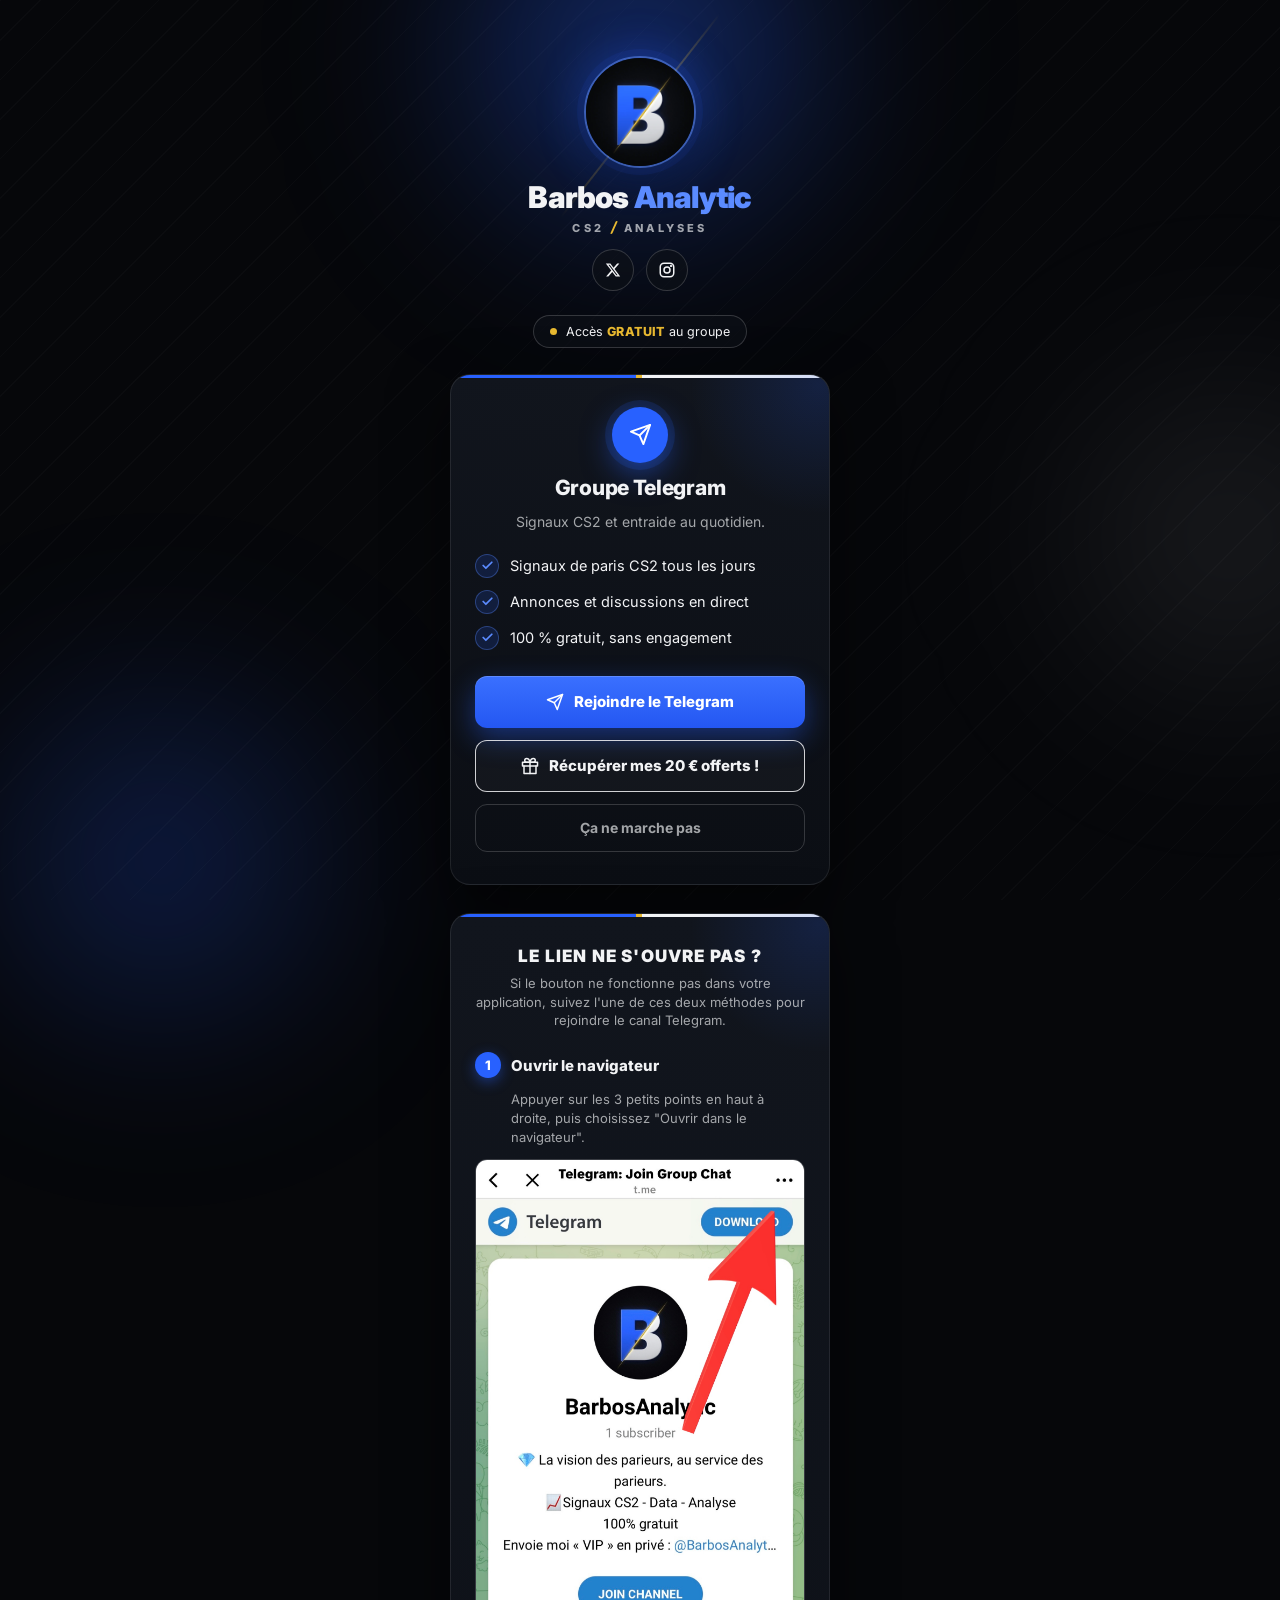
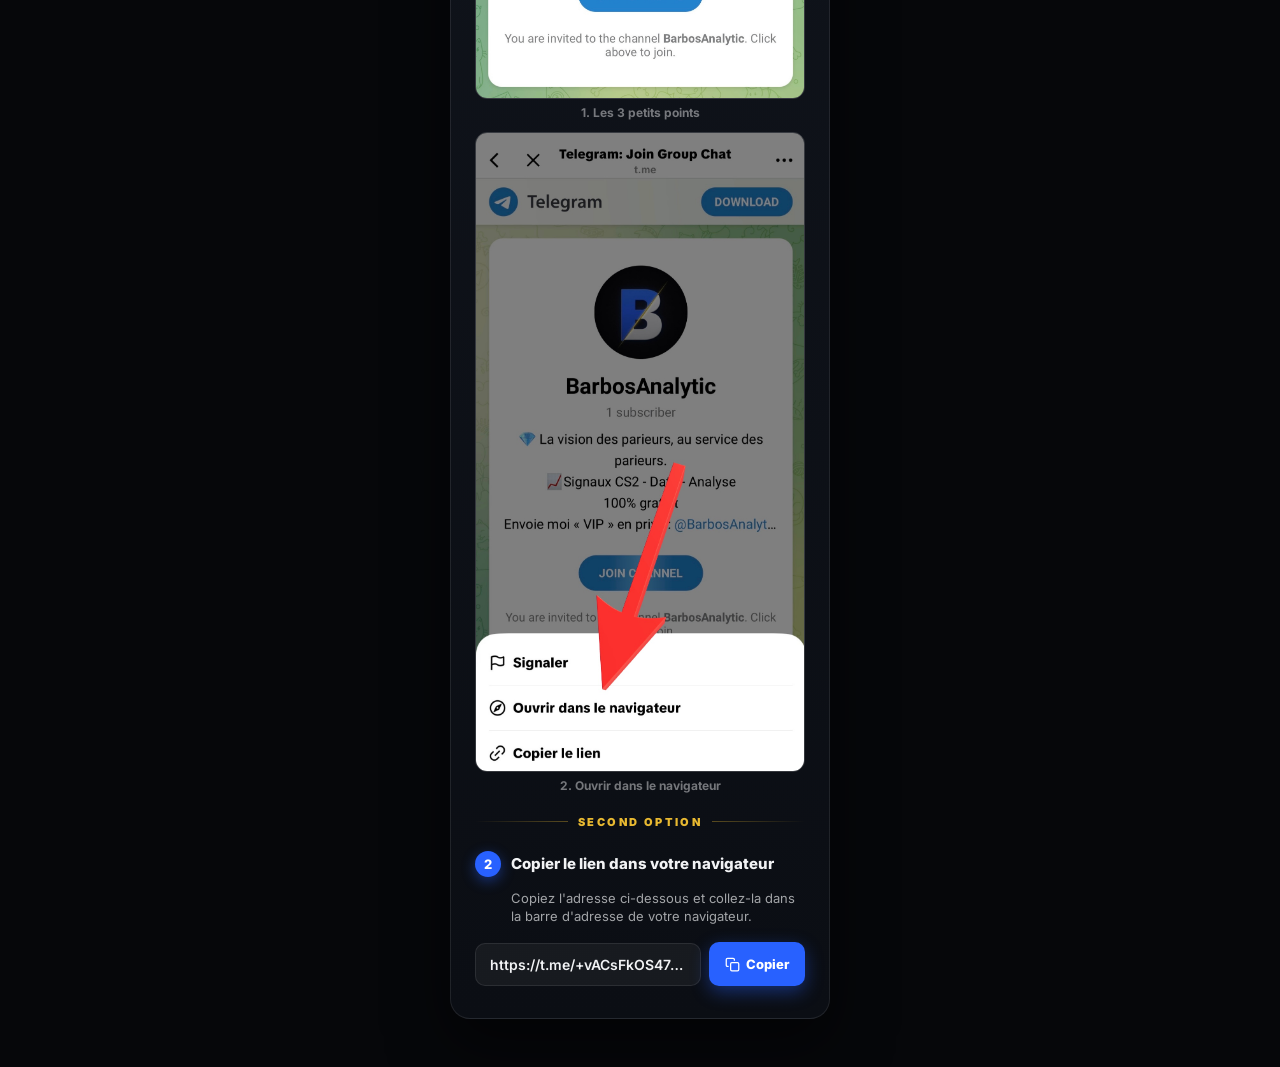
<file: index.html>
<!doctype html>
<html lang="fr">
<head>
<meta charset="utf-8">
<meta name="viewport" content="width=device-width, initial-scale=1">
<meta name="theme-color" content="#06070A">
<title>Barbos Analytic</title>
<link rel="icon" href="images/pp.webp">
<link rel="preconnect" href="https://fonts.googleapis.com">
<link rel="preconnect" href="https://fonts.gstatic.com" crossorigin>
<link href="https://fonts.googleapis.com/css2?family=Inter:wght@400;500;600;700;800;900&display=swap" rel="stylesheet">
<style>
  :root{
    --bg:#06070A; --panel:#0E1117; --panel-2:#141821;
    --line:rgba(242,243,245,.09); --line-strong:rgba(242,243,245,.18);
    --blue:#2861FF; --blue-hi:#5B8BFF; --blue-soft:rgba(40,97,255,.16);
    --gold:#E8B931; --gold-soft:rgba(232,185,49,.35);
    --white:#F2F3F5;
    --text:#F2F3F5; --muted:rgba(242,243,245,.66); --faint:rgba(242,243,245,.46);
    /* signature du logo : bleu | lame dorée | blanc */
    --split:linear-gradient(100deg,var(--blue) 0 49%,var(--gold) 49% 50.6%,var(--white) 50.6% 100%);
    --sans:'Inter',system-ui,-apple-system,'Segoe UI',Roboto,Arial,sans-serif;
  }
  *{box-sizing:border-box}
  html{scroll-behavior:smooth}
  body{margin:0;background:var(--bg);color:var(--text);font-family:var(--sans);-webkit-font-smoothing:antialiased}
  a{color:inherit;text-decoration:none}
  svg{display:block}

  /* ---------- fond : hachures diagonales + halos bleus ---------- */
  .bg{position:fixed;inset:0;z-index:0;pointer-events:none;
    background:repeating-linear-gradient(135deg,rgba(242,243,245,.024) 0 1px,transparent 1px 28px)}
  .bg-blob{position:fixed;border-radius:50%;filter:blur(90px);pointer-events:none;z-index:0;will-change:transform}
  .bg-blob-1{top:-160px;left:50%;margin-left:-260px;width:520px;height:420px;
    background:radial-gradient(circle,rgba(40,97,255,.55),rgba(40,97,255,0) 70%);animation:drift1 22s ease-in-out infinite}
  .bg-blob-2{top:34%;right:-180px;width:460px;height:460px;
    background:radial-gradient(circle,rgba(242,243,245,.12),rgba(242,243,245,0) 70%);animation:drift2 26s ease-in-out infinite}
  .bg-blob-3{bottom:-180px;left:-60px;width:440px;height:440px;
    background:radial-gradient(circle,rgba(40,97,255,.34),rgba(40,97,255,0) 70%);animation:drift3 30s ease-in-out infinite}
  @keyframes drift1{0%,100%{transform:translate(0,0) scale(1)}50%{transform:translate(40px,30px) scale(1.1)}}
  @keyframes drift2{0%,100%{transform:translate(0,0) scale(1)}50%{transform:translate(-60px,50px) scale(1.08)}}
  @keyframes drift3{0%,100%{transform:translate(0,0) scale(1)}50%{transform:translate(40px,-45px) scale(1.15)}}

  .page{position:relative;z-index:1;width:100%;min-height:100vh;display:flex;flex-direction:column;align-items:center;padding:56px 20px 48px}

  /* ---------- en-tête ---------- */
  .hero{position:relative;display:flex;flex-direction:column;align-items:center;gap:14px;margin-bottom:24px}
  .blade{position:absolute;top:-70px;left:50%;width:2px;height:260px;margin-left:-1px;z-index:-1;
    background:linear-gradient(180deg,rgba(232,185,49,0),rgba(232,185,49,.55) 45%,rgba(232,185,49,0));
    transform:rotate(38deg);filter:blur(.3px)}
  .logo{width:112px;height:112px;border-radius:50%;object-fit:cover;
    border:2px solid rgba(91,139,255,.6);
    box-shadow:0 0 0 7px rgba(40,97,255,.08),0 0 46px rgba(40,97,255,.45),0 12px 28px rgba(0,0,0,.6)}
  .title{display:flex;flex-direction:column;align-items:center;gap:7px}
  h1{margin:0;font-size:30px;font-weight:900;letter-spacing:-.8px;line-height:1.05;text-align:center}
  h1 span{color:var(--blue-hi)}
  .tagline{display:flex;align-items:center;gap:9px;font-size:11px;font-weight:800;letter-spacing:3.2px;text-transform:uppercase;color:var(--muted)}
  .tagline i{width:2px;height:13px;border-radius:1px;background:var(--gold);transform:skewX(-24deg)}
  .socials{display:flex;align-items:center;justify-content:center;gap:12px}
  .social{display:flex;align-items:center;justify-content:center;width:42px;height:42px;border-radius:50%;
    border:1px solid var(--line-strong);background:rgba(14,17,23,.6);color:var(--white)}
  .social:hover{border-color:var(--blue-hi);color:var(--blue-hi)}

  .pill{display:inline-flex;align-items:center;gap:9px;padding:8px 16px;border-radius:999px;margin-bottom:26px;
    border:1px solid var(--line-strong);background:rgba(14,17,23,.7);font-size:12.5px;color:var(--text)}
  .pill .dot{width:7px;height:7px;border-radius:50%;background:var(--gold);box-shadow:0 0 0 0 rgba(232,185,49,.6);animation:pulse 2.4s ease-out infinite}
  .pill b{color:var(--gold);font-weight:800;letter-spacing:.4px}
  @keyframes pulse{0%{box-shadow:0 0 0 0 rgba(232,185,49,.55)}70%{box-shadow:0 0 0 8px rgba(232,185,49,0)}100%{box-shadow:0 0 0 0 rgba(232,185,49,0)}}

  /* ---------- cartes ---------- */
  .card{position:relative;overflow:hidden;width:100%;max-width:380px;border-radius:20px;padding:32px 24px;
    background:linear-gradient(180deg,#11151D 0%,#0B0E14 100%);border:1px solid var(--line);
    box-shadow:0 24px 60px rgba(0,0,0,.55)}
  .card::before{content:"";position:absolute;left:0;right:0;top:0;height:3px;background:var(--split)}
  .card::after{content:"";position:absolute;top:-120px;right:-120px;width:260px;height:260px;border-radius:50%;
    background:radial-gradient(circle,rgba(40,97,255,.16),rgba(40,97,255,0) 70%);pointer-events:none}
  .card + .card{margin-top:28px}
  .stack{position:relative;z-index:1;display:flex;flex-direction:column;gap:22px}

  .card-head{display:flex;flex-direction:column;align-items:center;gap:12px;text-align:center}
  .tg-icon{width:56px;height:56px;border-radius:50%;display:flex;align-items:center;justify-content:center;
    background:var(--blue);box-shadow:0 0 0 7px rgba(40,97,255,.14),0 10px 30px rgba(40,97,255,.5)}
  h2{margin:0;font-size:21px;font-weight:800;letter-spacing:-.3px;color:var(--white)}
  .card-head p{margin:0;font-size:14px;line-height:1.45;color:var(--muted)}

  .checks{display:flex;flex-direction:column;gap:12px}
  .check{display:flex;align-items:center;gap:11px;font-size:14.5px;color:var(--text)}
  .check i{flex:none;width:24px;height:24px;border-radius:50%;display:flex;align-items:center;justify-content:center;
    background:var(--blue-soft);border:1px solid rgba(91,139,255,.35)}

  .actions{display:flex;flex-direction:column;gap:12px;margin-top:4px}
  .btn{display:flex;align-items:center;justify-content:center;gap:10px;height:52px;border-radius:12px;font-weight:800;font-size:15px;
    transition:transform .15s ease,box-shadow .15s ease,background .15s ease,border-color .15s ease}
  .btn:hover{transform:translateY(-2px) scale(1.02)}
  .btn:active{transform:translateY(0) scale(.96);box-shadow:none}
  .btn:focus-visible,.copy:focus-visible,.social:focus-visible{outline:2px solid var(--blue-hi);outline-offset:3px}
  .btn-primary{background:linear-gradient(180deg,#3A70FF 0%,#2457F2 100%);color:#fff;
    box-shadow:0 10px 28px rgba(40,97,255,.42),inset 0 1px 0 rgba(255,255,255,.18)}
  .btn-primary:hover{box-shadow:0 14px 34px rgba(40,97,255,.55),inset 0 1px 0 rgba(255,255,255,.18)}
  .btn-light{background:rgba(242,243,245,.03);border:1.5px solid rgba(242,243,245,.85);color:var(--white)}
  .btn-light:hover{background:rgba(242,243,245,.08);box-shadow:0 10px 24px rgba(0,0,0,.45)}
  .btn-ghost{height:48px;font-size:14px;font-weight:700;border:1.5px solid var(--line-strong);color:var(--muted)}
  .btn-ghost:hover{border-color:var(--blue-hi);color:var(--white)}

  /* ---------- aide ---------- */
  .help-head{display:flex;flex-direction:column;gap:8px;text-align:center}
  .help-head h2{font-size:17px;font-weight:900;letter-spacing:1.2px}
  .help-head p{margin:0;font-size:13px;line-height:1.45;color:var(--muted)}
  .steps{display:flex;flex-direction:column;gap:12px}
  .step{display:flex;align-items:center;gap:10px}
  .num{flex:none;width:26px;height:26px;border-radius:50%;display:flex;align-items:center;justify-content:center;
    background:var(--blue);color:#fff;font-weight:800;font-size:13px;box-shadow:0 4px 14px rgba(40,97,255,.45)}
  .step b{font-size:15px;font-weight:800;color:var(--white)}
  .step-text{margin:0 0 0 36px;font-size:13px;line-height:1.45;color:var(--muted)}
  .shot{display:flex;flex-direction:column;gap:6px}
  .shot:first-of-type{margin-top:6px}
  .shot img{width:100%;border-radius:12px;border:1px solid var(--line-strong)}
  .shot span{font-size:12px;font-weight:700;color:var(--faint);text-align:center}

  .divider{display:flex;align-items:center;gap:10px}
  .divider span{flex:1;height:1px;background:linear-gradient(90deg,rgba(232,185,49,0),var(--gold-soft))}
  .divider span:last-child{background:linear-gradient(90deg,var(--gold-soft),rgba(232,185,49,0))}
  .divider b{font-size:11px;font-weight:900;letter-spacing:2.4px;color:var(--gold)}

  .copy-row{display:flex;align-items:center;gap:8px;margin-top:4px}
  .url{flex:1;min-width:0;padding:12px 14px;border-radius:10px;background:rgba(242,243,245,.05);border:1px solid var(--line);
    font-size:14px;font-weight:600;color:var(--white);overflow:hidden;text-overflow:ellipsis;white-space:nowrap}
  .copy{flex:none;display:flex;align-items:center;gap:6px;height:44px;padding:0 16px;border-radius:10px;border:none;cursor:pointer;
    background:var(--blue);color:#fff;font:inherit;font-weight:800;font-size:13px;box-shadow:0 6px 18px rgba(40,97,255,.4)}
  .copy:hover{background:#3A70FF}

  @media (prefers-reduced-motion:reduce){
    .bg-blob,.pill .dot{animation:none}
    .btn{transition:none}
  }
</style>
</head>
<body>

<div class="bg"></div>
<div class="bg-blob bg-blob-1"></div>
<div class="bg-blob bg-blob-2"></div>
<div class="bg-blob bg-blob-3"></div>

<div class="page">

  <header class="hero">
    <span class="blade" aria-hidden="true"></span>
    <img class="logo" src="images/pp.webp" alt="Barbos Analytic">
    <div class="title">
      <h1>Barbos <span>Analytic</span></h1>
      <span class="tagline">CS2 <i aria-hidden="true"></i> Analyses</span>
    </div>
    <div class="socials">
      <a href="https://x.com/BarbosAnalytic" target="_blank" rel="noopener" aria-label="Barbos Analytic sur X (Twitter)" class="social">
        <svg width="16" height="16" viewBox="0 0 24 24" fill="currentColor" aria-hidden="true"><path d="M18.244 2.25h3.308l-7.227 8.26 8.502 11.24H16.17l-5.214-6.817L4.99 21.75H1.68l7.73-8.835L1.254 2.25H8.08l4.713 6.231zm-1.161 17.52h1.833L7.084 4.126H5.117z"></path></svg>
      </a>
      <a href="https://www.instagram.com/barbosanalytic/" target="_blank" rel="noopener" aria-label="Barbos Analytic sur Instagram" class="social">
        <svg width="18" height="18" viewBox="0 0 24 24" fill="none" stroke="currentColor" stroke-width="2" stroke-linecap="round" stroke-linejoin="round" aria-hidden="true"><rect x="3" y="3" width="18" height="18" rx="5"></rect><circle cx="12" cy="12" r="4"></circle><circle cx="17.5" cy="6.5" r="0.6" fill="currentColor"></circle></svg>
      </a>
    </div>
  </header>

  <div class="pill">
    <span class="dot" aria-hidden="true"></span>
    <span>Accès <b>GRATUIT</b> au groupe</span>
  </div>

  <section class="card">
   <div class="stack">

    <div class="card-head">
      <div class="tg-icon">
        <svg width="23" height="23" viewBox="0 0 24 24" fill="none" stroke="#fff" stroke-width="2" stroke-linecap="round" stroke-linejoin="round" aria-hidden="true"><line x1="22" y1="2" x2="11" y2="13"></line><polygon points="22 2 15 22 11 13 2 9 22 2"></polygon></svg>
      </div>
      <h2>Groupe Telegram</h2>
      <p>Signaux CS2 et entraide au quotidien.</p>
    </div>

    <div class="checks">
      <div class="check">
        <i><svg width="13" height="13" viewBox="0 0 24 24" fill="none" stroke="#5B8BFF" stroke-width="3.2" stroke-linecap="round" stroke-linejoin="round" aria-hidden="true"><polyline points="20 6 9 17 4 12"></polyline></svg></i>
        <span>Signaux de paris CS2 tous les jours</span>
      </div>
      <div class="check">
        <i><svg width="13" height="13" viewBox="0 0 24 24" fill="none" stroke="#5B8BFF" stroke-width="3.2" stroke-linecap="round" stroke-linejoin="round" aria-hidden="true"><polyline points="20 6 9 17 4 12"></polyline></svg></i>
        <span>Annonces et discussions en direct</span>
      </div>
      <div class="check">
        <i><svg width="13" height="13" viewBox="0 0 24 24" fill="none" stroke="#5B8BFF" stroke-width="3.2" stroke-linecap="round" stroke-linejoin="round" aria-hidden="true"><polyline points="20 6 9 17 4 12"></polyline></svg></i>
        <span>100 % gratuit, sans engagement</span>
      </div>
    </div>

    <div class="actions">
      <a href="https://t.me/+vACsFkOS47cyYzg0" class="btn btn-primary">
        <svg width="18" height="18" viewBox="0 0 24 24" fill="none" stroke="#fff" stroke-width="2" stroke-linecap="round" stroke-linejoin="round" aria-hidden="true"><line x1="22" y1="2" x2="11" y2="13"></line><polygon points="22 2 15 22 11 13 2 9 22 2"></polygon></svg>
        Rejoindre le Telegram
      </a>
      <a href="https://stake.bet/?c=BarbosAnalytics&offer=barbosanalytic" target="_blank" rel="noopener sponsored" class="btn btn-light">
        <svg width="18" height="18" viewBox="0 0 24 24" fill="none" stroke="currentColor" stroke-width="2" stroke-linecap="round" stroke-linejoin="round" aria-hidden="true"><polyline points="20 12 20 22 4 22 4 12"></polyline><rect x="2" y="7" width="20" height="5"></rect><line x1="12" y1="22" x2="12" y2="7"></line><path d="M12 7H7.5a2.5 2.5 0 0 1 0-5C11 2 12 7 12 7z"></path><path d="M12 7h4.5a2.5 2.5 0 0 0 0-5C13 2 12 7 12 7z"></path></svg>
        Récupérer mes 20 € offerts !
      </a>
      <a href="#aide" class="btn btn-ghost">
        Ça ne marche pas
      </a>
    </div>
   </div>
  </section>

  <section id="aide" class="card">
   <div class="stack">

    <div class="help-head">
      <h2>LE LIEN NE S'OUVRE PAS ?</h2>
      <p>Si le bouton ne fonctionne pas dans votre application, suivez l'une de ces deux méthodes pour rejoindre le canal Telegram.</p>
    </div>

    <div class="steps">
      <div class="step">
        <span class="num">1</span>
        <b>Ouvrir le navigateur</b>
      </div>
      <p class="step-text">Appuyer sur les 3 petits points en haut à droite, puis choisissez "Ouvrir dans le navigateur".</p>

      <div class="shot">
        <img src="images/IMG_5513.jpeg" alt="Les 3 petits points">
        <span>1. Les 3 petits points</span>
      </div>
      <div class="shot">
        <img src="images/IMG_5515.jpeg" alt="Ouvrir dans le navigateur">
        <span>2. Ouvrir dans le navigateur</span>
      </div>
    </div>

    <div class="divider">
      <span></span>
      <b>SECOND OPTION</b>
      <span></span>
    </div>

    <div class="steps">
      <div class="step">
        <span class="num">2</span>
        <b>Copier le lien dans votre navigateur</b>
      </div>
      <p class="step-text">Copiez l'adresse ci-dessous et collez-la dans la barre d'adresse de votre navigateur.</p>

      <div class="copy-row">
        <div class="url">https://t.me/+vACsFkOS47cyYzg0</div>
        <button id="copyBtn" class="copy" type="button">
          <svg width="15" height="15" viewBox="0 0 24 24" fill="none" stroke="#fff" stroke-width="2" stroke-linecap="round" stroke-linejoin="round" aria-hidden="true"><rect x="9" y="9" width="13" height="13" rx="2"></rect><path d="M5 15H4a2 2 0 0 1-2-2V4a2 2 0 0 1 2-2h9a2 2 0 0 1 2 2v1"></path></svg>
          <span id="copyLabel">Copier</span>
        </button>
      </div>
    </div>
   </div>
  </section>

</div>

<script>
  document.getElementById('copyBtn').addEventListener('click', function () {
    var label = document.getElementById('copyLabel');
    function done() {
      label.textContent = 'Copié !';
      setTimeout(function () { label.textContent = 'Copier'; }, 2000);
    }
    if (navigator.clipboard && navigator.clipboard.writeText) {
      navigator.clipboard.writeText('https://t.me/+vACsFkOS47cyYzg0').then(done).catch(done);
    } else {
      done();
    }
  });
</script>

</body>
</html>
</file>
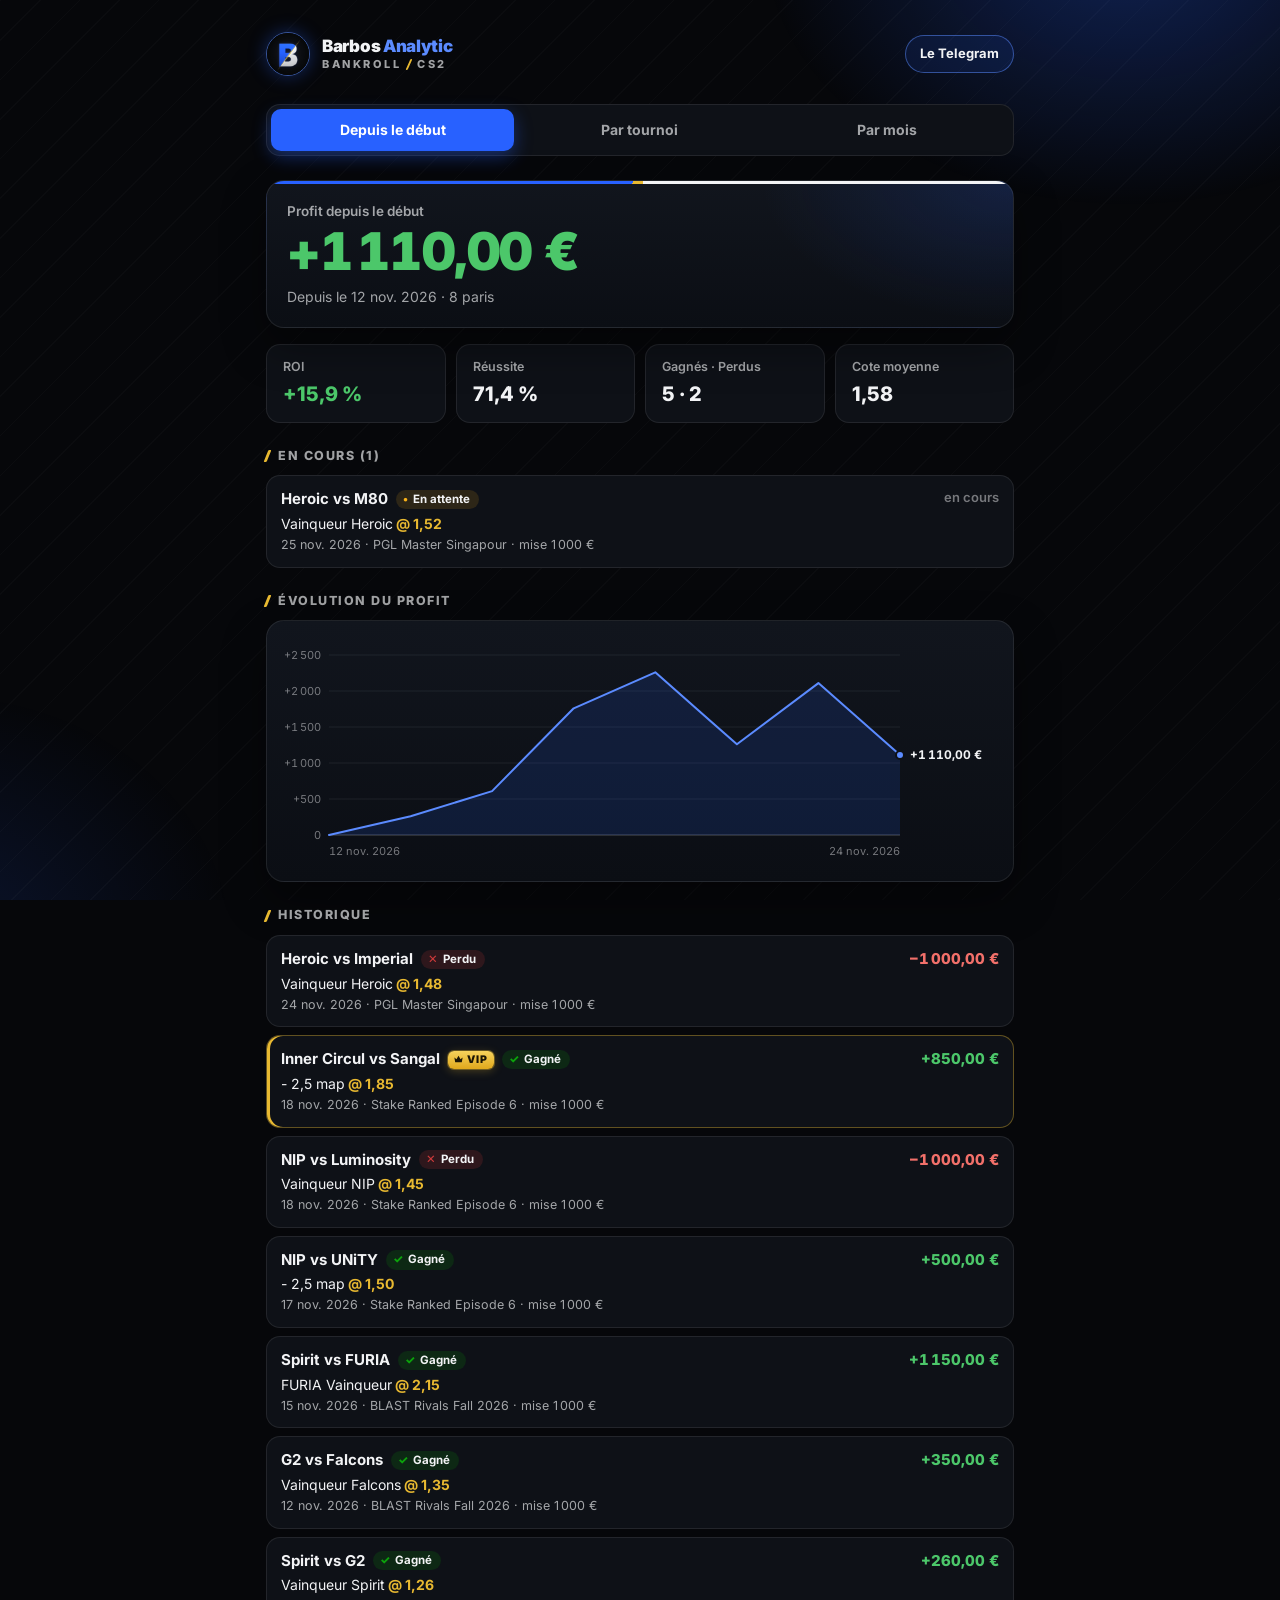
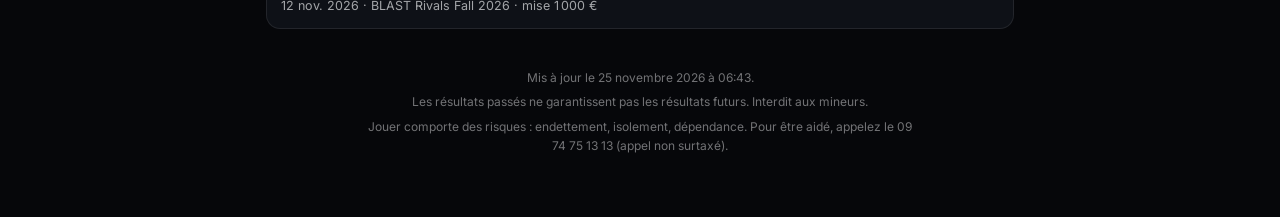
<file: bankroll/index.html>
<!doctype html>
<html lang="fr">
<head>
<meta charset="utf-8">
<meta name="viewport" content="width=device-width, initial-scale=1">
<title>Bankroll · Barbos Analytic</title>
<meta name="description" content="Tous les résultats des paris CS2 du canal Barbos Analytic : depuis le début, par tournoi et par mois.">
<meta property="og:title" content="Bankroll · Barbos Analytic">
<meta property="og:description" content="Tous les résultats des paris du canal : depuis le début, par tournoi et par mois.">
<meta property="og:image" content="https://barbos-analytic.com/images/pp.webp">
<meta property="og:url" content="https://barbos-analytic.com/bankroll/">
<link rel="icon" href="../images/pp.webp">
<link rel="preconnect" href="https://fonts.googleapis.com">
<link href="https://fonts.googleapis.com/css2?family=Inter:wght@400;500;600;700;800;900&display=swap" rel="stylesheet">
<meta name="theme-color" content="#06070A">
<link rel="stylesheet" href="assets/bankroll.css?v=2">
</head>
<body>
<div class="glow"></div>
<div class="wrap">

  <header class="top">
    <a class="brand" href="../">
      <img src="../images/pp.webp" alt="">
      <div><b>Barbos <span>Analytic</span></b><small>Bankroll <i aria-hidden="true"></i> CS2</small></div>
    </a>
    <a class="top-link" href="https://t.me/+vACsFkOS47cyYzg0">Le Telegram</a>
  </header>

  <nav class="tabs" aria-label="Vues des résultats">
    <a href="#debut">Depuis le début</a>
    <a href="#tournois">Par tournoi</a>
    <a href="#mois">Par mois</a>
  </nav>

  <main id="view" aria-live="polite">
    <p class="empty">Chargement des résultats…</p>
  </main>

  <footer class="disclaimer">
    <p id="updated"></p>
    <p>Les résultats passés ne garantissent pas les résultats futurs. Interdit aux mineurs.</p>
    <p>Jouer comporte des risques : endettement, isolement, dépendance. Pour être aidé, appelez le 09 74 75 13 13 (appel non surtaxé).</p>
  </footer>
</div>

<script src="assets/bankroll.js?v=2"></script>
<script>
(function () {
  'use strict';
  var B = window.Bankroll, el = B.el;
  var view = document.getElementById('view'), tabs = document.querySelector('.tabs');
  var TABS = { debut: 'Depuis le début', tournois: 'Par tournoi', mois: 'Par mois' };
  var data;

  fetch('bets.json?v=' + Date.now(), { cache: 'no-store' })
    .then(function (r) { if (!r.ok) throw new Error(r.status); return r.json(); })
    .then(function (d) {
      data = B.normalize(d);
      // Sécurité : un pari VIP en attente ne doit jamais apparaître ici (l'admin le garde chiffré).
      data.bets = data.bets.filter(function (b) { return !B.isPrivate(b); });
      if (data.settings.updatedAt) {
        document.getElementById('updated').textContent = 'Mis à jour le ' +
          new Date(data.settings.updatedAt).toLocaleString('fr-FR', { dateStyle: 'long', timeStyle: 'short' }) + '.';
      }
      route();
      window.addEventListener('hashchange', function () {
        route();
        var top = tabs.getBoundingClientRect().top;
        if (top < 0) window.scrollTo({ top: window.scrollY + top - 12, behavior: 'instant' });
      });
    })
    .catch(function () {
      B.fill(view, [el('p', { class: 'card empty', text: 'Impossible de charger les résultats. Recharge la page dans un instant.' })]);
    });

  function route() {
    var raw = location.hash.slice(1), cut = raw.indexOf('/');
    var tab = cut < 0 ? raw : raw.slice(0, cut), key = '';
    if (cut >= 0) { try { key = decodeURIComponent(raw.slice(cut + 1)); } catch (e) { key = ''; } }
    if (!TABS[tab]) { tab = 'debut'; key = ''; }
    tabs.querySelectorAll('a').forEach(function (a) {
      if (a.getAttribute('href') === '#' + tab) a.setAttribute('aria-current', 'page');
      else a.removeAttribute('aria-current');
    });
    var title = TABS[tab];
    var nodes;
    if (tab === 'tournois') nodes = key ? tournamentView(key) : tournamentsView();
    else if (tab === 'mois') nodes = key ? monthView(key) : monthsView();
    else nodes = overview();
    if (key) title = tab === 'mois' ? B.monthLabel(key) : key;
    document.title = title + ' · Bankroll · Barbos Analytic';
    B.fill(view, nodes);
  }

  function section(title, content) {
    return el('section', { class: 'block' }, [el('h2', { class: 'section', text: title }), content]);
  }
  function noBets() {
    return [el('p', { class: 'card empty', text: 'Aucun pari publié pour l’instant. Les résultats apparaîtront ici dès le premier pari.' })];
  }
  function pendingOf(bets) { return bets.filter(function (b) { return b.result === 'pending'; }); }
  function settledOf(bets) { return bets.filter(function (b) { return b.result !== 'pending'; }); }

  // Bloc commun aux vues détaillées : stats, paris en cours, courbe, historique.
  function details(bets, heroLabel, sub, opts) {
    var unit = data.settings.unit, s = B.stats(bets), pending = pendingOf(bets);
    return [
      B.hero(heroLabel, s, unit, sub),
      B.statTiles(s, unit),
      pending.length ? section('En cours (' + pending.length + ')', B.betList(pending, unit, opts)) : null,
      section('Évolution du profit', el('div', { class: 'card' }, [B.profitChart(bets, unit)])),
      section('Historique', B.betList(settledOf(bets), unit, Object.assign({ emptyText: 'Aucun pari terminé pour l’instant.' }, opts)))
    ];
  }

  function overview() {
    var bets = data.bets;
    if (!bets.length) return noBets();
    var s = B.stats(bets), first = B.chrono(bets)[0].date;
    return details(bets, 'Profit depuis le début', 'Depuis le ' + B.dateLabel(first) + ' · ' + B.plural(s.count, 'pari'), {});
  }

  function tournamentsView() {
    var groups = B.byTournament(data.bets);
    if (!groups.size) return noBets();
    return [
      el('p', { class: 'lead', text: 'Chaque tournoi avec son propre bilan. Touche un tournoi pour voir le détail de ses paris.' }),
      B.groupList(groups, {
        unit: data.settings.unit, range: true,
        label: function (k) { return k; },
        href: function (k) { return '#tournois/' + encodeURIComponent(k); }
      })
    ];
  }

  function tournamentView(name) {
    var bets = data.bets.filter(function (b) { return B.tournamentOf(b) === name; });
    var back = el('a', { class: 'back', href: '#tournois', text: '← Tous les tournois' });
    if (!bets.length) return [back, el('p', { class: 'card empty', text: 'Ce tournoi est introuvable.' })];
    var sorted = B.chrono(bets);
    return [back, el('h1', { class: 'detail-title', text: name })].concat(details(bets, 'Profit sur ce tournoi',
      B.rangeLabel(sorted[0].date, sorted[sorted.length - 1].date) + ' · ' + B.plural(bets.length, 'pari'),
      { showTournament: false }));
  }

  function monthsView() {
    var groups = B.byMonth(data.bets);
    if (!groups.size) return noBets();
    return [
      el('p', { class: 'lead', text: 'Le bilan de chaque mois, indépendamment des autres. Touche un mois pour voir ses paris.' }),
      B.groupList(groups, {
        unit: data.settings.unit,
        label: B.monthLabel,
        href: function (k) { return '#mois/' + k; }
      })
    ];
  }

  function monthView(key) {
    var bets = /^\d{4}-\d{2}$/.test(key) ? data.bets.filter(function (b) { return B.monthOf(b) === key; }) : [];
    var back = el('a', { class: 'back', href: '#mois', text: '← Tous les mois' });
    if (!bets.length) return [back, el('p', { class: 'card empty', text: 'Aucun pari ce mois-ci.' })];
    return [back, el('h1', { class: 'detail-title', text: B.monthLabel(key) })].concat(details(bets, 'Profit du mois',
      B.plural(bets.length, 'pari'), {}));
  }
})();
</script>
</body>
</html>
</file>
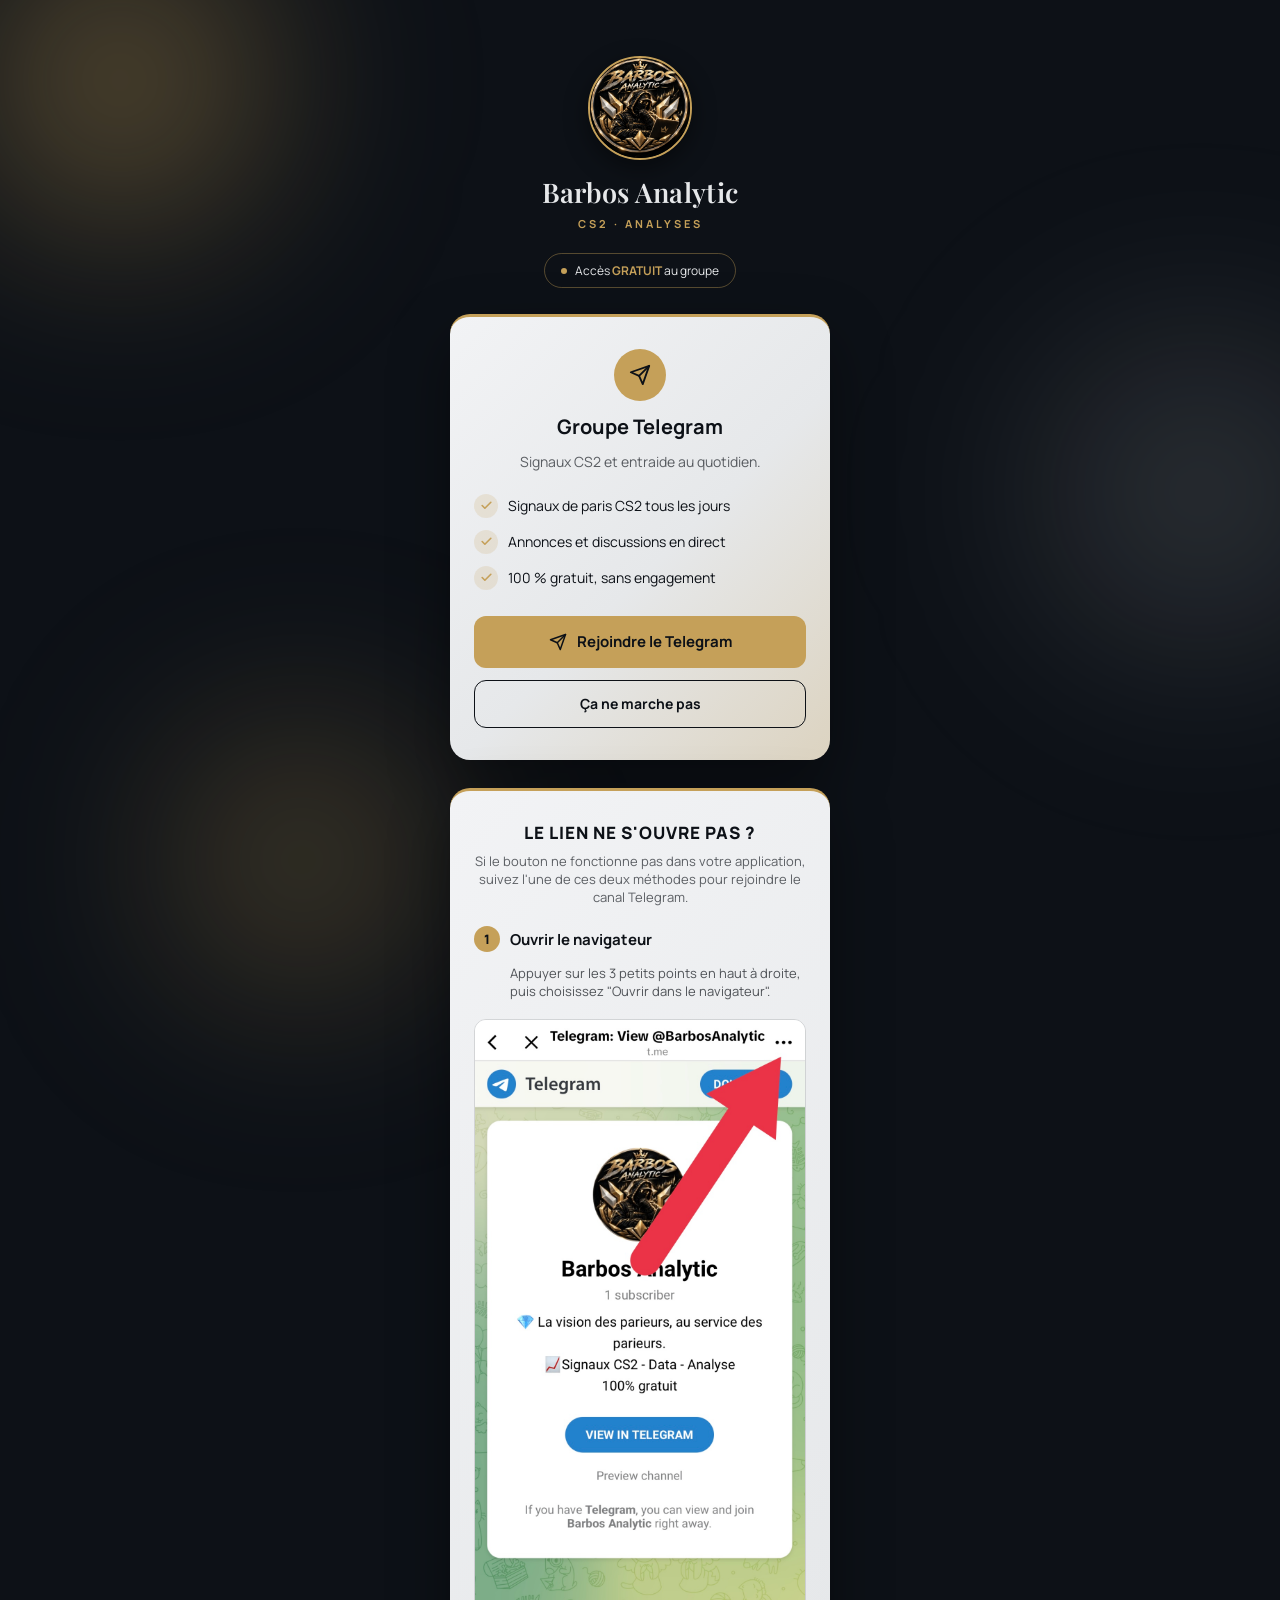
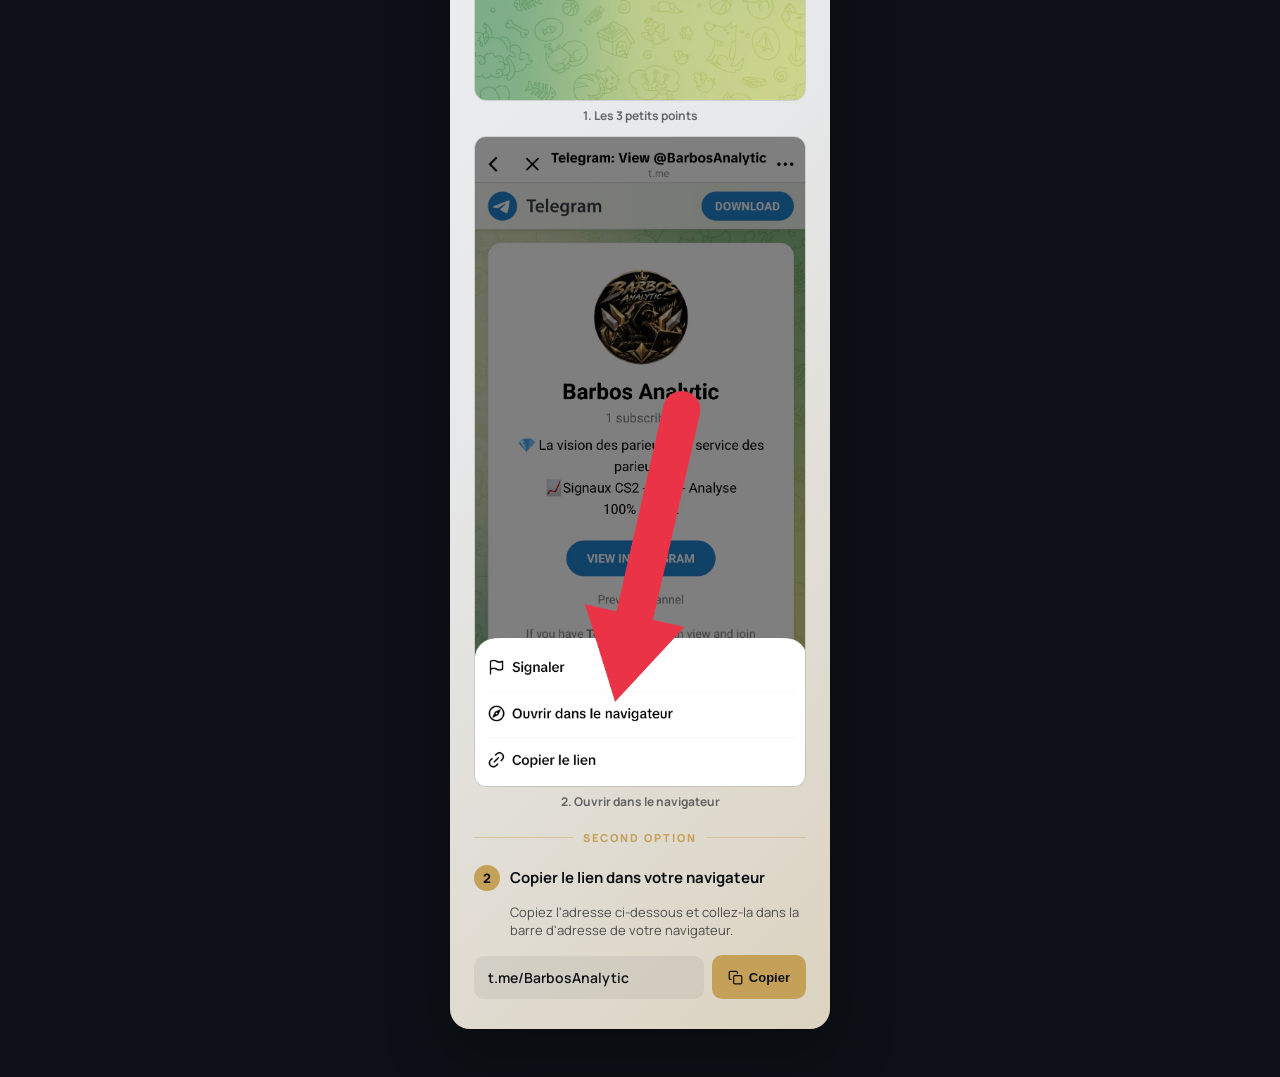
<file: barbos_bio_site/index.html>
<!doctype html>
<html lang="fr">
<head>
<meta charset="utf-8">
<meta name="viewport" content="width=device-width, initial-scale=1">
<title>Barbos Analytic</title>
<link rel="preconnect" href="https://fonts.googleapis.com">
<link href="https://fonts.googleapis.com/css2?family=Playfair+Display:wght@600;700&family=Manrope:wght@400;500;600;700;800&display=swap" rel="stylesheet">
<style>
  *{box-sizing:border-box}
  html{scroll-behavior:smooth}
  body{margin:0; background:#0D1117;}
  a{text-decoration:none}

  @keyframes drift1 {
    0%, 100% { transform: translate(0, 0) scale(1); }
    50% { transform: translate(50px, -40px) scale(1.12); }
  }
  @keyframes drift2 {
    0%, 100% { transform: translate(0, 0) scale(1); }
    50% { transform: translate(-60px, 50px) scale(1.08); }
  }
  @keyframes drift3 {
    0%, 100% { transform: translate(0, 0) scale(1); }
    50% { transform: translate(40px, 45px) scale(1.15); }
  }
  .bg-blob {
    position: fixed;
    border-radius: 50%;
    filter: blur(90px);
    pointer-events: none;
    z-index: 0;
    will-change: transform;
  }
  .bg-blob-1 {
    top: -140px; left: -100px; width: 440px; height: 440px;
    background: radial-gradient(circle, rgba(197,160,89,0.55), rgba(197,160,89,0) 70%);
    animation: drift1 22s ease-in-out infinite;
  }
  .bg-blob-2 {
    top: 28%; right: -160px; width: 480px; height: 480px;
    background: radial-gradient(circle, rgba(230,232,234,0.20), rgba(230,232,234,0) 70%);
    animation: drift2 26s ease-in-out infinite;
  }
  .bg-blob-3 {
    bottom: -160px; left: 8%; width: 400px; height: 400px;
    background: radial-gradient(circle, rgba(197,160,89,0.38), rgba(197,160,89,0) 70%);
    animation: drift3 30s ease-in-out infinite;
  }
  @media (prefers-reduced-motion: reduce) {
    .bg-blob { animation: none; }
  }

  .btn-animate {
    transition: transform 0.15s ease, box-shadow 0.15s ease;
  }
  .btn-animate:hover {
    transform: translateY(-2px) scale(1.02);
    box-shadow: 0 8px 18px rgba(197,160,89,0.35);
  }
  .btn-animate:active {
    transform: translateY(0) scale(0.96);
    box-shadow: none;
  }

  .glass-card {
    background: linear-gradient(135deg, #F2F3F5 0%, #E6E8EA 55%, #DCD3C0 100%);
  }
</style>
</head>
<body>

<div class="bg-blob bg-blob-1"></div>
<div class="bg-blob bg-blob-2"></div>
<div class="bg-blob bg-blob-3"></div>

<div style="position: relative; z-index: 1; width: 100%; min-height: 100vh; display: flex; flex-direction: column; align-items: center; padding: 56px 20px 48px; font-family: 'Manrope', system-ui, sans-serif;">

  <div style="display: flex; flex-direction: column; align-items: center; gap: 14px; margin-bottom: 22px;">
    <img src="images/logo.webp" alt="Barbos Analytic" style="width: 104px; height: 104px; border-radius: 50%; object-fit: cover; border: 2px solid #C5A059; box-shadow: 0 8px 24px rgba(0,0,0,0.45);">
    <div style="display: flex; flex-direction: column; align-items: center; gap: 6px;">
      <h1 style="margin: 0; font-family: 'Playfair Display', Georgia, serif; font-size: 27px; font-weight: 600; color: #E6E8EA; text-align: center; letter-spacing: 0.3px;">Barbos Analytic</h1>
      <span style="font-size: 11px; font-weight: 700; letter-spacing: 3px; color: #C5A059; text-transform: uppercase;">CS2 · Analyses</span>
    </div>
  </div>

  <div style="display: inline-flex; align-items: center; gap: 8px; padding: 8px 16px; border-radius: 999px; border: 1px solid rgba(197,160,89,0.4); margin-bottom: 26px;">
    <span style="width: 6px; height: 6px; border-radius: 50%; background: #C5A059;"></span>
    <span style="font-size: 12px; color: #E6E8EA;">Accès <span style="color: #C5A059; font-weight: 700;">GRATUIT</span> au groupe</span>
  </div>

  <div class="glass-card" style="width: 100%; max-width: 380px; border-radius: 20px; border-top: 3px solid #C5A059; padding: 32px 24px; box-shadow: 0 24px 60px rgba(0,0,0,0.4);">
   <div style="position: relative; z-index: 1; display: flex; flex-direction: column; gap: 22px;">

    <div style="display: flex; flex-direction: column; align-items: center; gap: 12px;">
      <div style="width: 52px; height: 52px; border-radius: 50%; background: #C5A059; display: flex; align-items: center; justify-content: center;">
        <svg width="22" height="22" viewBox="0 0 24 24" fill="none" stroke="#0D1117" stroke-width="2" stroke-linecap="round" stroke-linejoin="round"><line x1="22" y1="2" x2="11" y2="13"></line><polygon points="22 2 15 22 11 13 2 9 22 2"></polygon></svg>
      </div>
      <h2 style="margin: 0; font-size: 20px; font-weight: 700; color: #0D1117; text-align: center;">Groupe Telegram</h2>
      <p style="margin: 0; font-size: 14px; color: rgba(13,17,23,0.65); text-align: center; line-height: 1.4;">Signaux CS2 et entraide au quotidien.</p>
    </div>

    <div style="display: flex; flex-direction: column; gap: 12px;">
      <div style="display: flex; align-items: center; gap: 10px;">
        <span style="flex: none; width: 24px; height: 24px; border-radius: 50%; background: rgba(197,160,89,0.18); display: flex; align-items: center; justify-content: center;">
          <svg width="13" height="13" viewBox="0 0 24 24" fill="none" stroke="#C5A059" stroke-width="3" stroke-linecap="round" stroke-linejoin="round"><polyline points="20 6 9 17 4 12"></polyline></svg>
        </span>
        <span style="font-size: 14px; color: #0D1117;">Signaux de paris CS2 tous les jours</span>
      </div>
      <div style="display: flex; align-items: center; gap: 10px;">
        <span style="flex: none; width: 24px; height: 24px; border-radius: 50%; background: rgba(197,160,89,0.18); display: flex; align-items: center; justify-content: center;">
          <svg width="13" height="13" viewBox="0 0 24 24" fill="none" stroke="#C5A059" stroke-width="3" stroke-linecap="round" stroke-linejoin="round"><polyline points="20 6 9 17 4 12"></polyline></svg>
        </span>
        <span style="font-size: 14px; color: #0D1117;">Annonces et discussions en direct</span>
      </div>
      <div style="display: flex; align-items: center; gap: 10px;">
        <span style="flex: none; width: 24px; height: 24px; border-radius: 50%; background: rgba(197,160,89,0.18); display: flex; align-items: center; justify-content: center;">
          <svg width="13" height="13" viewBox="0 0 24 24" fill="none" stroke="#C5A059" stroke-width="3" stroke-linecap="round" stroke-linejoin="round"><polyline points="20 6 9 17 4 12"></polyline></svg>
        </span>
        <span style="font-size: 14px; color: #0D1117;">100 % gratuit, sans engagement</span>
      </div>
    </div>

    <div style="display: flex; flex-direction: column; gap: 12px; margin-top: 4px;">
      <a href="https://t.me/BarbosAnalytic" class="btn-animate" style="display: flex; align-items: center; justify-content: center; gap: 10px; height: 52px; border-radius: 12px; background: #C5A059; color: #0D1117; font-weight: 700; font-size: 15px;">
        <svg width="18" height="18" viewBox="0 0 24 24" fill="none" stroke="#0D1117" stroke-width="2" stroke-linecap="round" stroke-linejoin="round"><line x1="22" y1="2" x2="11" y2="13"></line><polygon points="22 2 15 22 11 13 2 9 22 2"></polygon></svg>
        Rejoindre le Telegram
      </a>
      <a href="#aide" class="btn-animate" style="display: flex; align-items: center; justify-content: center; gap: 10px; height: 48px; border-radius: 12px; background: transparent; border: 1.5px solid #0D1117; color: #0D1117; font-weight: 700; font-size: 14px;">
        Ça ne marche pas
      </a>
    </div>
   </div>
  </div>

  <div id="aide" class="glass-card" style="width: 100%; max-width: 380px; border-radius: 20px; border-top: 3px solid #C5A059; padding: 30px 24px; box-shadow: 0 24px 60px rgba(0,0,0,0.4); margin-top: 28px;">
   <div style="position: relative; z-index: 1; display: flex; flex-direction: column; gap: 20px;">

    <div style="display: flex; flex-direction: column; gap: 8px; text-align: center;">
      <h2 style="margin: 0; font-size: 17px; font-weight: 800; letter-spacing: 1px; color: #0D1117;">LE LIEN NE S'OUVRE PAS ?</h2>
      <p style="margin: 0; font-size: 13px; color: rgba(13,17,23,0.65); line-height: 1.4;">Si le bouton ne fonctionne pas dans votre application, suivez l'une de ces deux méthodes pour rejoindre le canal Telegram.</p>
    </div>

    <div style="display: flex; flex-direction: column; gap: 12px;">
      <div style="display: flex; align-items: center; gap: 10px;">
        <span style="flex: none; width: 26px; height: 26px; border-radius: 50%; background: #C5A059; color: #0D1117; font-weight: 800; font-size: 13px; display: flex; align-items: center; justify-content: center;">1</span>
        <span style="font-size: 15px; font-weight: 700; color: #0D1117;">Ouvrir le navigateur</span>
      </div>
      <p style="margin: 0 0 0 36px; font-size: 13px; color: rgba(13,17,23,0.7); line-height: 1.4;">Appuyer sur les 3 petits points en haut à droite, puis choisissez "Ouvrir dans le navigateur".</p>

      <div style="display: flex; flex-direction: column; gap: 6px; margin-top: 6px;">
        <img src="images/step1-3points.jpg" alt="Les 3 petits points" style="width: 100%; border-radius: 12px; border: 1px solid rgba(13,17,23,0.12);">
        <span style="font-size: 12px; font-weight: 700; color: rgba(13,17,23,0.6); text-align: center;">1. Les 3 petits points</span>
      </div>
      <div style="display: flex; flex-direction: column; gap: 6px;">
        <img src="images/step2-navigateur.jpg" alt="Ouvrir dans le navigateur" style="width: 100%; border-radius: 12px; border: 1px solid rgba(13,17,23,0.12);">
        <span style="font-size: 12px; font-weight: 700; color: rgba(13,17,23,0.6); text-align: center;">2. Ouvrir dans le navigateur</span>
      </div>
    </div>

    <div style="display: flex; align-items: center; gap: 10px;">
      <span style="flex: 1; height: 1px; background: rgba(197,160,89,0.4);"></span>
      <span style="font-size: 11px; font-weight: 800; letter-spacing: 2px; color: #C5A059;">SECOND OPTION</span>
      <span style="flex: 1; height: 1px; background: rgba(197,160,89,0.4);"></span>
    </div>

    <div style="display: flex; flex-direction: column; gap: 12px;">
      <div style="display: flex; align-items: center; gap: 10px;">
        <span style="flex: none; width: 26px; height: 26px; border-radius: 50%; background: #C5A059; color: #0D1117; font-weight: 800; font-size: 13px; display: flex; align-items: center; justify-content: center;">2</span>
        <span style="font-size: 15px; font-weight: 700; color: #0D1117;">Copier le lien dans votre navigateur</span>
      </div>
      <p style="margin: 0 0 0 36px; font-size: 13px; color: rgba(13,17,23,0.7); line-height: 1.4;">Copiez l'adresse ci-dessous et collez-la dans la barre d'adresse de votre navigateur.</p>

      <div style="display: flex; align-items: center; gap: 8px; margin-top: 4px;">
        <div style="flex: 1; padding: 12px 14px; background: rgba(13,17,23,0.06); border-radius: 10px; font-size: 14px; font-weight: 600; color: #0D1117; overflow: hidden; text-overflow: ellipsis; white-space: nowrap;">t.me/BarbosAnalytic</div>
        <button id="copyBtn" style="flex: none; display: flex; align-items: center; gap: 6px; height: 44px; padding: 0 16px; border-radius: 10px; border: none; background: #C5A059; color: #0D1117; font-weight: 700; font-size: 13px; cursor: pointer;">
          <svg width="15" height="15" viewBox="0 0 24 24" fill="none" stroke="#0D1117" stroke-width="2" stroke-linecap="round" stroke-linejoin="round"><rect x="9" y="9" width="13" height="13" rx="2"></rect><path d="M5 15H4a2 2 0 0 1-2-2V4a2 2 0 0 1 2-2h9a2 2 0 0 1 2 2v1"></path></svg>
          <span id="copyLabel">Copier</span>
        </button>
      </div>
    </div>
   </div>
  </div>

</div>

<script>
  document.getElementById('copyBtn').addEventListener('click', function () {
    var label = document.getElementById('copyLabel');
    function done() {
      label.textContent = 'Copié !';
      setTimeout(function () { label.textContent = 'Copier'; }, 2000);
    }
    if (navigator.clipboard && navigator.clipboard.writeText) {
      navigator.clipboard.writeText('https://t.me/BarbosAnalytic').then(done).catch(done);
    } else {
      done();
    }
  });
</script>

</body>
</html>
</file>
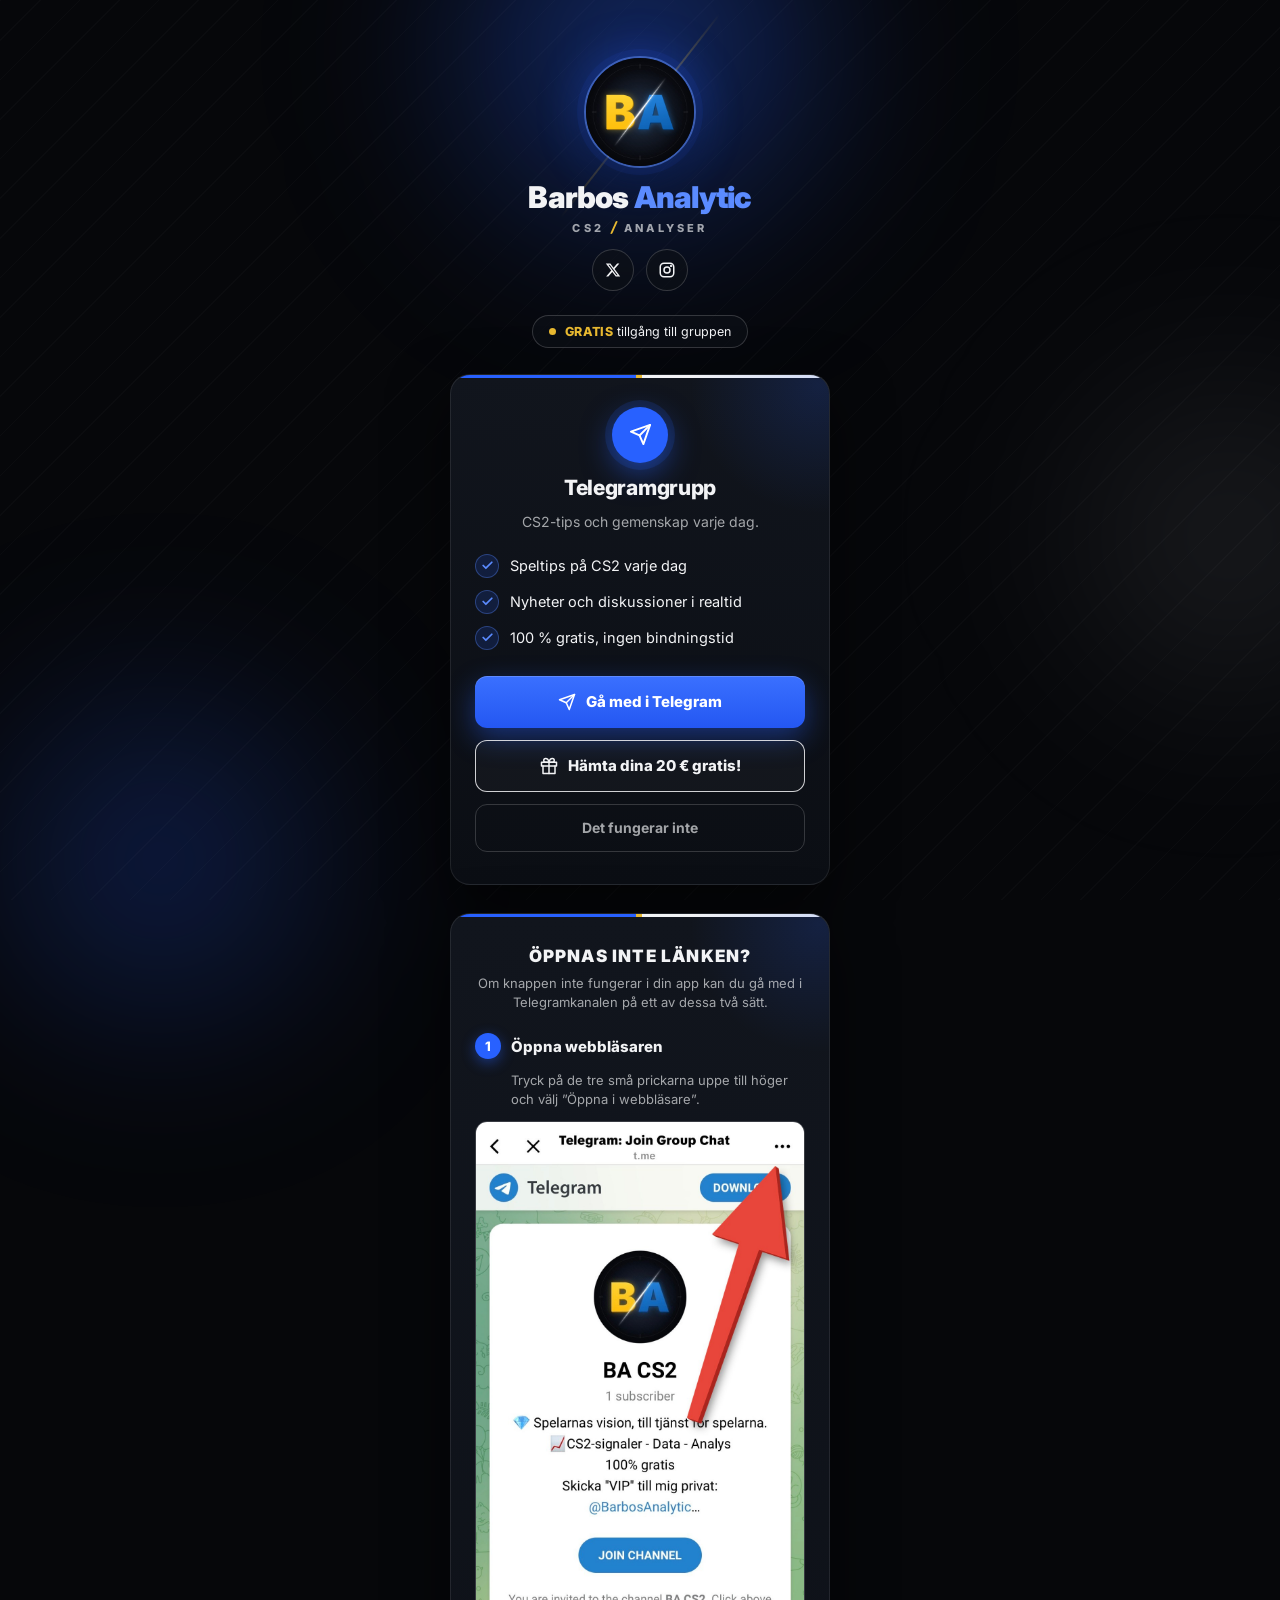
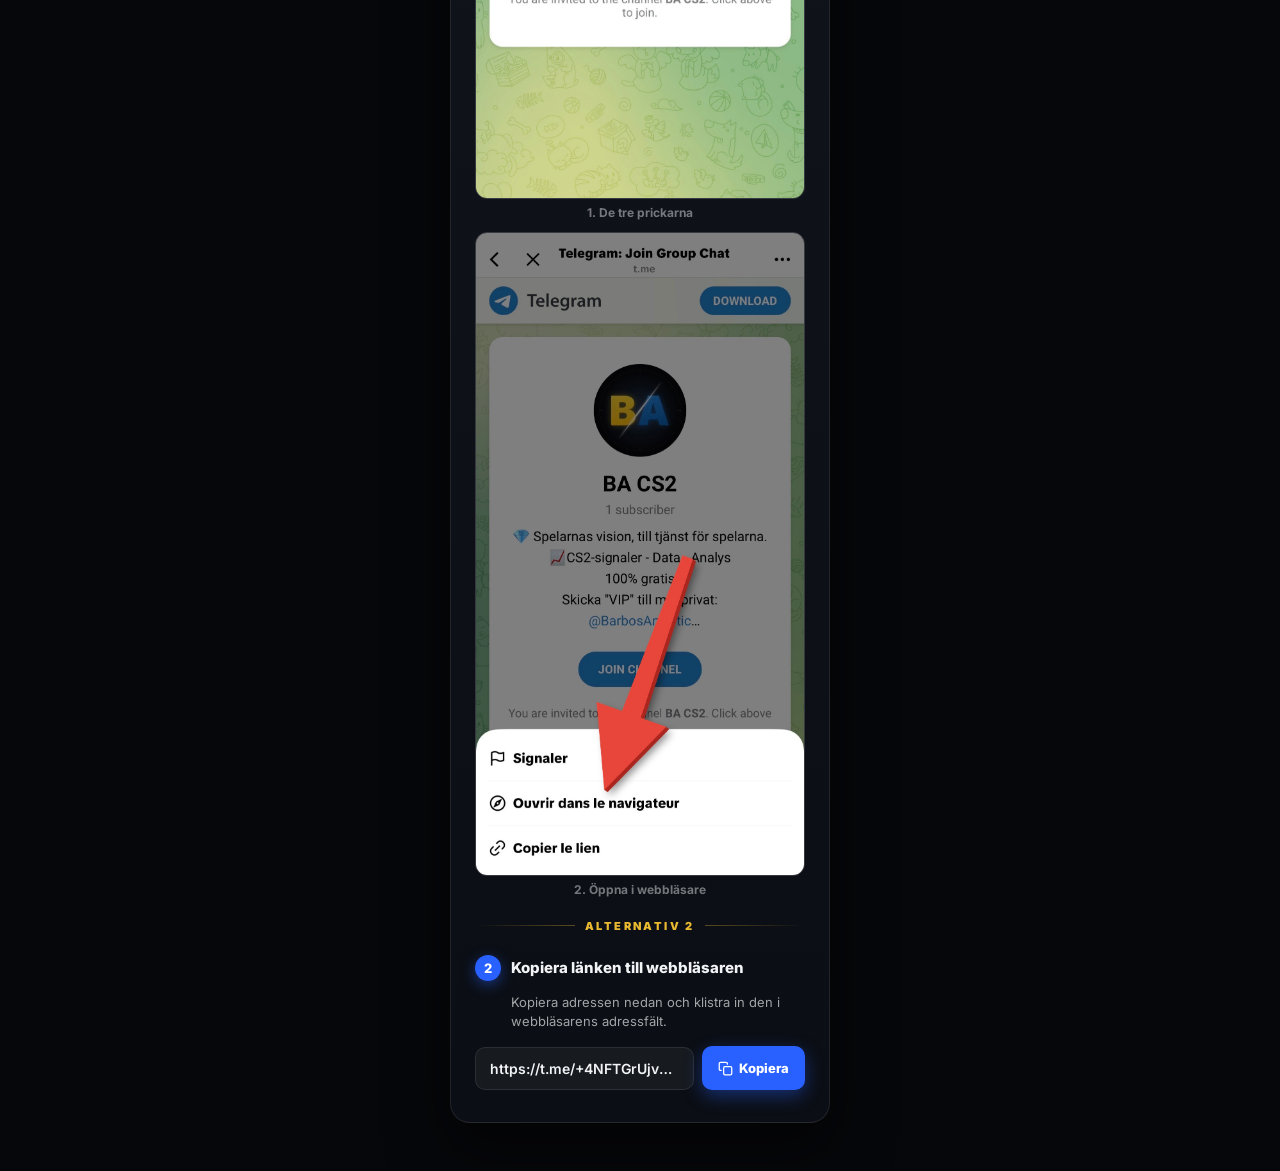
<file: sv/index.html>
<!doctype html>
<html lang="sv">
<head>
<meta charset="utf-8">
<meta name="viewport" content="width=device-width, initial-scale=1">
<meta name="theme-color" content="#06070A">
<title>Barbos Analytic</title>
<link rel="icon" href="images/logo.jpg">
<link rel="preconnect" href="https://fonts.googleapis.com">
<link rel="preconnect" href="https://fonts.gstatic.com" crossorigin>
<link href="https://fonts.googleapis.com/css2?family=Inter:wght@400;500;600;700;800;900&display=swap" rel="stylesheet">
<style>
  :root{
    --bg:#06070A; --panel:#0E1117; --panel-2:#141821;
    --line:rgba(242,243,245,.09); --line-strong:rgba(242,243,245,.18);
    --blue:#2861FF; --blue-hi:#5B8BFF; --blue-soft:rgba(40,97,255,.16);
    --gold:#E8B931; --gold-soft:rgba(232,185,49,.35);
    --white:#F2F3F5;
    --text:#F2F3F5; --muted:rgba(242,243,245,.66); --faint:rgba(242,243,245,.46);
    /* signature du logo : bleu | lame dorée | blanc */
    --split:linear-gradient(100deg,var(--blue) 0 49%,var(--gold) 49% 50.6%,var(--white) 50.6% 100%);
    --sans:'Inter',system-ui,-apple-system,'Segoe UI',Roboto,Arial,sans-serif;
  }
  *{box-sizing:border-box}
  html{scroll-behavior:smooth}
  body{margin:0;background:var(--bg);color:var(--text);font-family:var(--sans);-webkit-font-smoothing:antialiased}
  a{color:inherit;text-decoration:none}
  svg{display:block}

  /* ---------- fond : hachures diagonales + halos bleus ---------- */
  .bg{position:fixed;inset:0;z-index:0;pointer-events:none;
    background:repeating-linear-gradient(135deg,rgba(242,243,245,.024) 0 1px,transparent 1px 28px)}
  .bg-blob{position:fixed;border-radius:50%;filter:blur(90px);pointer-events:none;z-index:0;will-change:transform}
  .bg-blob-1{top:-160px;left:50%;margin-left:-260px;width:520px;height:420px;
    background:radial-gradient(circle,rgba(40,97,255,.55),rgba(40,97,255,0) 70%);animation:drift1 22s ease-in-out infinite}
  .bg-blob-2{top:34%;right:-180px;width:460px;height:460px;
    background:radial-gradient(circle,rgba(242,243,245,.12),rgba(242,243,245,0) 70%);animation:drift2 26s ease-in-out infinite}
  .bg-blob-3{bottom:-180px;left:-60px;width:440px;height:440px;
    background:radial-gradient(circle,rgba(40,97,255,.34),rgba(40,97,255,0) 70%);animation:drift3 30s ease-in-out infinite}
  @keyframes drift1{0%,100%{transform:translate(0,0) scale(1)}50%{transform:translate(40px,30px) scale(1.1)}}
  @keyframes drift2{0%,100%{transform:translate(0,0) scale(1)}50%{transform:translate(-60px,50px) scale(1.08)}}
  @keyframes drift3{0%,100%{transform:translate(0,0) scale(1)}50%{transform:translate(40px,-45px) scale(1.15)}}

  .page{position:relative;z-index:1;width:100%;min-height:100vh;display:flex;flex-direction:column;align-items:center;padding:56px 20px 48px}

  /* ---------- en-tête ---------- */
  .hero{position:relative;display:flex;flex-direction:column;align-items:center;gap:14px;margin-bottom:24px}
  .blade{position:absolute;top:-70px;left:50%;width:2px;height:260px;margin-left:-1px;z-index:-1;
    background:linear-gradient(180deg,rgba(232,185,49,0),rgba(232,185,49,.55) 45%,rgba(232,185,49,0));
    transform:rotate(38deg);filter:blur(.3px)}
  .logo{width:112px;height:112px;border-radius:50%;object-fit:cover;
    border:2px solid rgba(91,139,255,.6);
    box-shadow:0 0 0 7px rgba(40,97,255,.08),0 0 46px rgba(40,97,255,.45),0 12px 28px rgba(0,0,0,.6)}
  .title{display:flex;flex-direction:column;align-items:center;gap:7px}
  h1{margin:0;font-size:30px;font-weight:900;letter-spacing:-.8px;line-height:1.05;text-align:center}
  h1 span{color:var(--blue-hi)}
  .tagline{display:flex;align-items:center;gap:9px;font-size:11px;font-weight:800;letter-spacing:3.2px;text-transform:uppercase;color:var(--muted)}
  .tagline i{width:2px;height:13px;border-radius:1px;background:var(--gold);transform:skewX(-24deg)}
  .socials{display:flex;align-items:center;justify-content:center;gap:12px}
  .social{display:flex;align-items:center;justify-content:center;width:42px;height:42px;border-radius:50%;
    border:1px solid var(--line-strong);background:rgba(14,17,23,.6);color:var(--white)}
  .social:hover{border-color:var(--blue-hi);color:var(--blue-hi)}

  .pill{display:inline-flex;align-items:center;gap:9px;padding:8px 16px;border-radius:999px;margin-bottom:26px;
    border:1px solid var(--line-strong);background:rgba(14,17,23,.7);font-size:12.5px;color:var(--text)}
  .pill .dot{width:7px;height:7px;border-radius:50%;background:var(--gold);box-shadow:0 0 0 0 rgba(232,185,49,.6);animation:pulse 2.4s ease-out infinite}
  .pill b{color:var(--gold);font-weight:800;letter-spacing:.4px}
  @keyframes pulse{0%{box-shadow:0 0 0 0 rgba(232,185,49,.55)}70%{box-shadow:0 0 0 8px rgba(232,185,49,0)}100%{box-shadow:0 0 0 0 rgba(232,185,49,0)}}

  /* ---------- cartes ---------- */
  .card{position:relative;overflow:hidden;width:100%;max-width:380px;border-radius:20px;padding:32px 24px;
    background:linear-gradient(180deg,#11151D 0%,#0B0E14 100%);border:1px solid var(--line);
    box-shadow:0 24px 60px rgba(0,0,0,.55)}
  .card::before{content:"";position:absolute;left:0;right:0;top:0;height:3px;background:var(--split)}
  .card::after{content:"";position:absolute;top:-120px;right:-120px;width:260px;height:260px;border-radius:50%;
    background:radial-gradient(circle,rgba(40,97,255,.16),rgba(40,97,255,0) 70%);pointer-events:none}
  .card + .card{margin-top:28px}
  .stack{position:relative;z-index:1;display:flex;flex-direction:column;gap:22px}

  .card-head{display:flex;flex-direction:column;align-items:center;gap:12px;text-align:center}
  .tg-icon{width:56px;height:56px;border-radius:50%;display:flex;align-items:center;justify-content:center;
    background:var(--blue);box-shadow:0 0 0 7px rgba(40,97,255,.14),0 10px 30px rgba(40,97,255,.5)}
  h2{margin:0;font-size:21px;font-weight:800;letter-spacing:-.3px;color:var(--white)}
  .card-head p{margin:0;font-size:14px;line-height:1.45;color:var(--muted)}

  .checks{display:flex;flex-direction:column;gap:12px}
  .check{display:flex;align-items:center;gap:11px;font-size:14.5px;color:var(--text)}
  .check i{flex:none;width:24px;height:24px;border-radius:50%;display:flex;align-items:center;justify-content:center;
    background:var(--blue-soft);border:1px solid rgba(91,139,255,.35)}

  .actions{display:flex;flex-direction:column;gap:12px;margin-top:4px}
  .btn{display:flex;align-items:center;justify-content:center;gap:10px;height:52px;border-radius:12px;font-weight:800;font-size:15px;
    transition:transform .15s ease,box-shadow .15s ease,background .15s ease,border-color .15s ease}
  .btn:hover{transform:translateY(-2px) scale(1.02)}
  .btn:active{transform:translateY(0) scale(.96);box-shadow:none}
  .btn:focus-visible,.copy:focus-visible,.social:focus-visible{outline:2px solid var(--blue-hi);outline-offset:3px}
  .btn-primary{background:linear-gradient(180deg,#3A70FF 0%,#2457F2 100%);color:#fff;
    box-shadow:0 10px 28px rgba(40,97,255,.42),inset 0 1px 0 rgba(255,255,255,.18)}
  .btn-primary:hover{box-shadow:0 14px 34px rgba(40,97,255,.55),inset 0 1px 0 rgba(255,255,255,.18)}
  .btn-light{background:rgba(242,243,245,.03);border:1.5px solid rgba(242,243,245,.85);color:var(--white)}
  .btn-light:hover{background:rgba(242,243,245,.08);box-shadow:0 10px 24px rgba(0,0,0,.45)}
  .btn-ghost{height:48px;font-size:14px;font-weight:700;border:1.5px solid var(--line-strong);color:var(--muted)}
  .btn-ghost:hover{border-color:var(--blue-hi);color:var(--white)}

  /* ---------- aide ---------- */
  .help-head{display:flex;flex-direction:column;gap:8px;text-align:center}
  .help-head h2{font-size:17px;font-weight:900;letter-spacing:1.2px}
  .help-head p{margin:0;font-size:13px;line-height:1.45;color:var(--muted)}
  .steps{display:flex;flex-direction:column;gap:12px}
  .step{display:flex;align-items:center;gap:10px}
  .num{flex:none;width:26px;height:26px;border-radius:50%;display:flex;align-items:center;justify-content:center;
    background:var(--blue);color:#fff;font-weight:800;font-size:13px;box-shadow:0 4px 14px rgba(40,97,255,.45)}
  .step b{font-size:15px;font-weight:800;color:var(--white)}
  .step-text{margin:0 0 0 36px;font-size:13px;line-height:1.45;color:var(--muted)}
  .shot{display:flex;flex-direction:column;gap:6px}
  .shot:first-of-type{margin-top:6px}
  .shot img{width:100%;border-radius:12px;border:1px solid var(--line-strong)}
  .shot span{font-size:12px;font-weight:700;color:var(--faint);text-align:center}

  .divider{display:flex;align-items:center;gap:10px}
  .divider span{flex:1;height:1px;background:linear-gradient(90deg,rgba(232,185,49,0),var(--gold-soft))}
  .divider span:last-child{background:linear-gradient(90deg,var(--gold-soft),rgba(232,185,49,0))}
  .divider b{font-size:11px;font-weight:900;letter-spacing:2.4px;color:var(--gold)}

  .copy-row{display:flex;align-items:center;gap:8px;margin-top:4px}
  .url{flex:1;min-width:0;padding:12px 14px;border-radius:10px;background:rgba(242,243,245,.05);border:1px solid var(--line);
    font-size:14px;font-weight:600;color:var(--white);overflow:hidden;text-overflow:ellipsis;white-space:nowrap}
  .copy{flex:none;display:flex;align-items:center;gap:6px;height:44px;padding:0 16px;border-radius:10px;border:none;cursor:pointer;
    background:var(--blue);color:#fff;font:inherit;font-weight:800;font-size:13px;box-shadow:0 6px 18px rgba(40,97,255,.4)}
  .copy:hover{background:#3A70FF}

  @media (prefers-reduced-motion:reduce){
    .bg-blob,.pill .dot{animation:none}
    .btn{transition:none}
  }
</style>
</head>
<body>

<div class="bg"></div>
<div class="bg-blob bg-blob-1"></div>
<div class="bg-blob bg-blob-2"></div>
<div class="bg-blob bg-blob-3"></div>

<div class="page">

  <header class="hero">
    <span class="blade" aria-hidden="true"></span>
    <img class="logo" src="images/logo.jpg" alt="Barbos Analytic">
    <div class="title">
      <h1>Barbos <span>Analytic</span></h1>
      <span class="tagline">CS2 <i aria-hidden="true"></i> Analyser</span>
    </div>
    <div class="socials">
      <a href="https://x.com/BarbosAnalytic" target="_blank" rel="noopener" aria-label="Barbos Analytic på X (Twitter)" class="social">
        <svg width="16" height="16" viewBox="0 0 24 24" fill="currentColor" aria-hidden="true"><path d="M18.244 2.25h3.308l-7.227 8.26 8.502 11.24H16.17l-5.214-6.817L4.99 21.75H1.68l7.73-8.835L1.254 2.25H8.08l4.713 6.231zm-1.161 17.52h1.833L7.084 4.126H5.117z"></path></svg>
      </a>
      <a href="https://www.instagram.com/barbosanalytic/" target="_blank" rel="noopener" aria-label="Barbos Analytic på Instagram" class="social">
        <svg width="18" height="18" viewBox="0 0 24 24" fill="none" stroke="currentColor" stroke-width="2" stroke-linecap="round" stroke-linejoin="round" aria-hidden="true"><rect x="3" y="3" width="18" height="18" rx="5"></rect><circle cx="12" cy="12" r="4"></circle><circle cx="17.5" cy="6.5" r="0.6" fill="currentColor"></circle></svg>
      </a>
    </div>
  </header>

  <div class="pill">
    <span class="dot" aria-hidden="true"></span>
    <span><b>GRATIS</b> tillgång till gruppen</span>
  </div>

  <section class="card">
   <div class="stack">

    <div class="card-head">
      <div class="tg-icon">
        <svg width="23" height="23" viewBox="0 0 24 24" fill="none" stroke="#fff" stroke-width="2" stroke-linecap="round" stroke-linejoin="round" aria-hidden="true"><line x1="22" y1="2" x2="11" y2="13"></line><polygon points="22 2 15 22 11 13 2 9 22 2"></polygon></svg>
      </div>
      <h2>Telegramgrupp</h2>
      <p>CS2-tips och gemenskap varje dag.</p>
    </div>

    <div class="checks">
      <div class="check">
        <i><svg width="13" height="13" viewBox="0 0 24 24" fill="none" stroke="#5B8BFF" stroke-width="3.2" stroke-linecap="round" stroke-linejoin="round" aria-hidden="true"><polyline points="20 6 9 17 4 12"></polyline></svg></i>
        <span>Speltips på CS2 varje dag</span>
      </div>
      <div class="check">
        <i><svg width="13" height="13" viewBox="0 0 24 24" fill="none" stroke="#5B8BFF" stroke-width="3.2" stroke-linecap="round" stroke-linejoin="round" aria-hidden="true"><polyline points="20 6 9 17 4 12"></polyline></svg></i>
        <span>Nyheter och diskussioner i realtid</span>
      </div>
      <div class="check">
        <i><svg width="13" height="13" viewBox="0 0 24 24" fill="none" stroke="#5B8BFF" stroke-width="3.2" stroke-linecap="round" stroke-linejoin="round" aria-hidden="true"><polyline points="20 6 9 17 4 12"></polyline></svg></i>
        <span>100 % gratis, ingen bindningstid</span>
      </div>
    </div>

    <div class="actions">
      <a href="https://t.me/+4NFTGrUjvO9lZGM0" class="btn btn-primary">
        <svg width="18" height="18" viewBox="0 0 24 24" fill="none" stroke="#fff" stroke-width="2" stroke-linecap="round" stroke-linejoin="round" aria-hidden="true"><line x1="22" y1="2" x2="11" y2="13"></line><polygon points="22 2 15 22 11 13 2 9 22 2"></polygon></svg>
        Gå med i Telegram
      </a>
      <a href="https://stake.bet/?c=BarbosAnalytics&offer=barbosanalytic" target="_blank" rel="noopener sponsored" class="btn btn-light">
        <svg width="18" height="18" viewBox="0 0 24 24" fill="none" stroke="currentColor" stroke-width="2" stroke-linecap="round" stroke-linejoin="round" aria-hidden="true"><polyline points="20 12 20 22 4 22 4 12"></polyline><rect x="2" y="7" width="20" height="5"></rect><line x1="12" y1="22" x2="12" y2="7"></line><path d="M12 7H7.5a2.5 2.5 0 0 1 0-5C11 2 12 7 12 7z"></path><path d="M12 7h4.5a2.5 2.5 0 0 0 0-5C13 2 12 7 12 7z"></path></svg>
        Hämta dina 20 € gratis!
      </a>
      <a href="#hjalp" class="btn btn-ghost">
        Det fungerar inte
      </a>
    </div>
   </div>
  </section>

  <section id="hjalp" class="card">
   <div class="stack">

    <div class="help-head">
      <h2>ÖPPNAS INTE LÄNKEN?</h2>
      <p>Om knappen inte fungerar i din app kan du gå med i Telegramkanalen på ett av dessa två sätt.</p>
    </div>

    <div class="steps">
      <div class="step">
        <span class="num">1</span>
        <b>Öppna webbläsaren</b>
      </div>
      <p class="step-text">Tryck på de tre små prickarna uppe till höger och välj ”Öppna i webbläsare”.</p>

      <div class="shot">
        <img src="images/hjalp-1.jpg" alt="De tre prickarna">
        <span>1. De tre prickarna</span>
      </div>
      <div class="shot">
        <img src="images/hjalp-2.jpg" alt="Öppna i webbläsare">
        <span>2. Öppna i webbläsare</span>
      </div>
    </div>

    <div class="divider">
      <span></span>
      <b>ALTERNATIV 2</b>
      <span></span>
    </div>

    <div class="steps">
      <div class="step">
        <span class="num">2</span>
        <b>Kopiera länken till webbläsaren</b>
      </div>
      <p class="step-text">Kopiera adressen nedan och klistra in den i webbläsarens adressfält.</p>

      <div class="copy-row">
        <div class="url">https://t.me/+4NFTGrUjvO9lZGM0</div>
        <button id="copyBtn" class="copy" type="button">
          <svg width="15" height="15" viewBox="0 0 24 24" fill="none" stroke="#fff" stroke-width="2" stroke-linecap="round" stroke-linejoin="round" aria-hidden="true"><rect x="9" y="9" width="13" height="13" rx="2"></rect><path d="M5 15H4a2 2 0 0 1-2-2V4a2 2 0 0 1 2-2h9a2 2 0 0 1 2 2v1"></path></svg>
          <span id="copyLabel">Kopiera</span>
        </button>
      </div>
    </div>
   </div>
  </section>

</div>

<script>
  document.getElementById('copyBtn').addEventListener('click', function () {
    var label = document.getElementById('copyLabel');
    function done() {
      label.textContent = 'Kopierat!';
      setTimeout(function () { label.textContent = 'Kopiera'; }, 2000);
    }
    if (navigator.clipboard && navigator.clipboard.writeText) {
      navigator.clipboard.writeText('https://t.me/+4NFTGrUjvO9lZGM0').then(done).catch(done);
    } else {
      done();
    }
  });
</script>

</body>
</html>
</file>
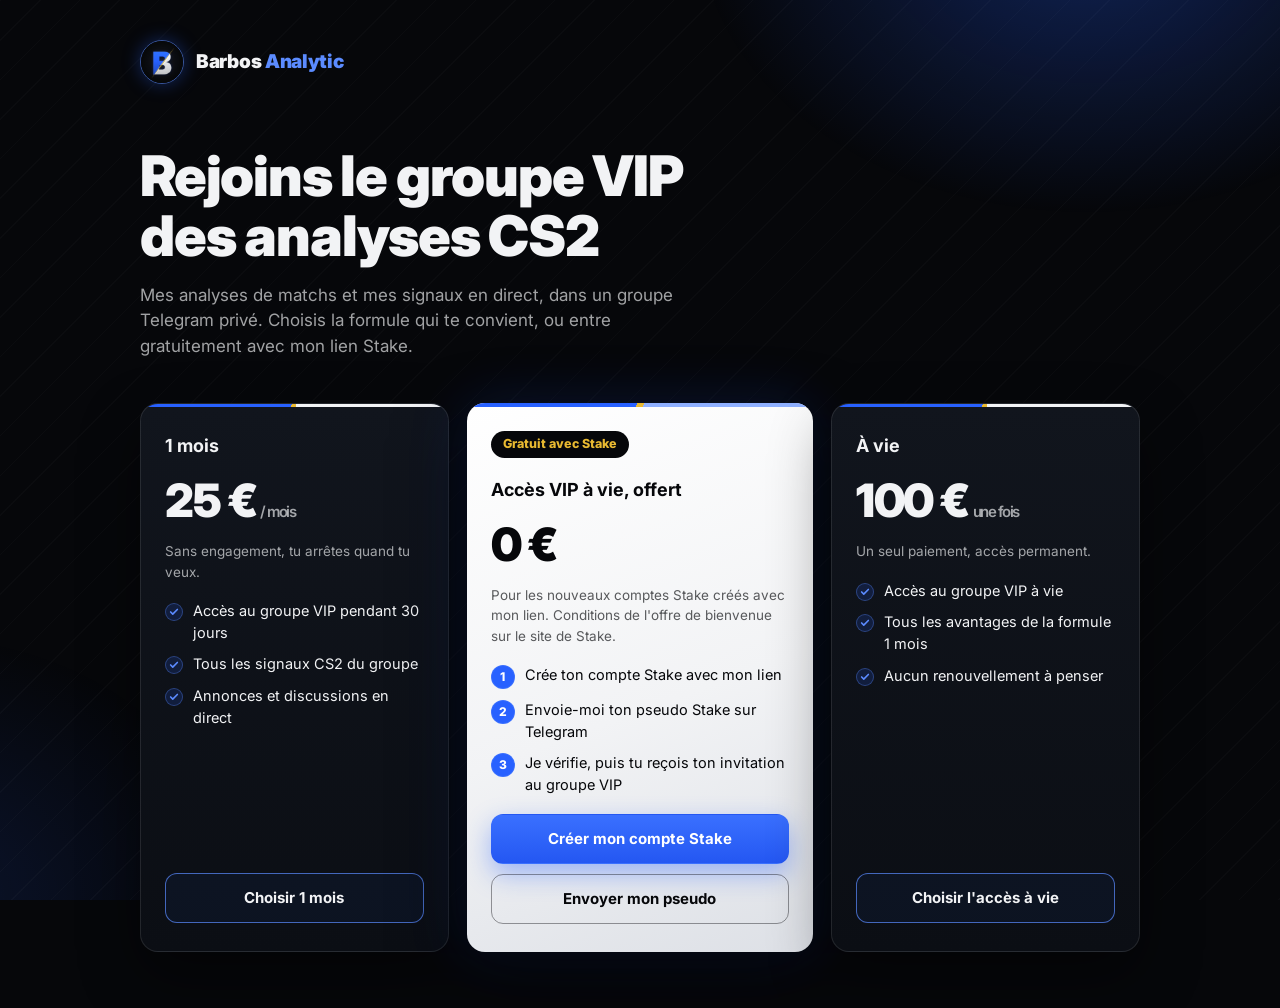
<file: vip/index.html>
<!doctype html>
<html lang="fr">
<head>
<meta charset="utf-8">
<meta name="viewport" content="width=device-width, initial-scale=1">
<title>Accès VIP · Barbos Analytic</title>
<link rel="preconnect" href="https://fonts.googleapis.com">
<link href="https://fonts.googleapis.com/css2?family=Inter:wght@400;500;600;700;800;900&display=swap" rel="stylesheet">
<link rel="icon" href="../images/pp.webp">
<meta name="theme-color" content="#06070A">
<style>
  :root{
    --bg:#06070A; --panel:#0E1117; --line:rgba(242,243,245,.10);
    --blue:#2861FF; --blue-hi:#5B8BFF; --blue-soft:rgba(40,97,255,.16);
    --gold:#E8B931; --gold-soft:rgba(232,185,49,.16);
    --white:#F2F3F5;
    --text:#F2F3F5; --muted:rgba(242,243,245,.66);
    --split:linear-gradient(100deg,var(--blue) 0 49%,var(--gold) 49% 50.4%,var(--white) 50.4% 100%);
    --serif:'Inter',system-ui,-apple-system,'Segoe UI',Roboto,Arial,sans-serif; --sans:'Inter',system-ui,-apple-system,'Segoe UI',Roboto,Arial,sans-serif;
  }
  *{box-sizing:border-box}
  html{scroll-behavior:smooth}
  body{margin:0;background:var(--bg);color:var(--text);font-family:var(--sans);line-height:1.5;-webkit-font-smoothing:antialiased}
  a{color:inherit;text-decoration:none}
  .glow{position:fixed;inset:0;pointer-events:none;z-index:0;
    background:
      radial-gradient(560px 420px at 85% -80px,rgba(40,97,255,.32),rgba(40,97,255,0) 70%),
      radial-gradient(460px 380px at -80px 100%,rgba(40,97,255,.14),rgba(40,97,255,0) 70%),
      repeating-linear-gradient(135deg,rgba(242,243,245,.022) 0 1px,transparent 1px 28px)}
  .wrap{position:relative;z-index:1;max-width:1040px;margin:0 auto;padding:40px 20px 56px}

  header a{display:inline-flex;align-items:center;gap:12px}
  header img{width:44px;height:44px;border-radius:50%;object-fit:cover;border:1.5px solid rgba(91,139,255,.6);box-shadow:0 0 18px rgba(40,97,255,.35)}
  header b{font-family:var(--serif);font-size:19px;font-weight:900;letter-spacing:-.3px}
  header b span{color:var(--blue-hi)}

  .hero{max-width:640px;margin:56px 0 44px}
  h1{margin:0 0 16px;font-family:var(--serif);font-size:clamp(34px,6vw,56px);line-height:1.08;font-weight:900;letter-spacing:-1.2px}
  .hero p{margin:0;font-size:17px;color:var(--muted);max-width:52ch}

  .plans{display:grid;gap:18px;grid-template-columns:1fr 1.12fr 1fr;align-items:stretch}
  .plan{position:relative;overflow:hidden;display:flex;flex-direction:column;gap:18px;padding:28px 24px;border-radius:18px;
    background:linear-gradient(180deg,#11151D 0%,#0B0E14 100%);border:1px solid var(--line);box-shadow:0 24px 60px rgba(0,0,0,.45)}
  .plan::before{content:"";position:absolute;left:0;right:0;top:0;height:3px;background:var(--split)}
  .plan h2{margin:0;font-size:18px;font-weight:700}
  .price{font-family:var(--serif);font-size:46px;font-weight:900;line-height:1;letter-spacing:-1.5px}
  .price small{font-family:var(--sans);font-size:15px;font-weight:600;color:var(--muted);margin-left:4px}
  .sub{margin:0;font-size:13.5px;color:var(--muted)}
  ul{margin:0;padding:0;list-style:none;display:flex;flex-direction:column;gap:10px;flex:1}
  li{display:flex;gap:10px;font-size:14.5px}
  li::before{content:"";flex:none;width:16px;height:16px;margin-top:3px;border-radius:50%;
    border:1px solid rgba(91,139,255,.35);
    background:var(--blue-soft) url("data:image/svg+xml,%3Csvg xmlns='http://www.w3.org/2000/svg' viewBox='0 0 24 24' fill='none' stroke='%235B8BFF' stroke-width='4' stroke-linecap='round' stroke-linejoin='round'%3E%3Cpolyline points='20 6 9 17 4 12'/%3E%3C/svg%3E") center/10px no-repeat}

  .btn{display:flex;align-items:center;justify-content:center;min-height:50px;padding:0 16px;border-radius:12px;font-weight:700;font-size:15px;text-align:center;
    border:1.5px solid rgba(91,139,255,.7);background:rgba(40,97,255,.06);color:var(--white);transition:transform .15s ease,box-shadow .15s ease}
  .btn:hover{transform:translateY(-2px);box-shadow:0 8px 20px rgba(40,97,255,.35)}
  .btn:active{transform:none;box-shadow:none}
  .btn:focus-visible{outline:3px solid var(--text);outline-offset:3px}
  .btn.solid{background:linear-gradient(180deg,#3A70FF,#2457F2);border-color:transparent;color:#fff;box-shadow:0 10px 26px rgba(40,97,255,.4)}
  .btn.ghost{border-color:rgba(6,7,10,.4);background:transparent;color:var(--bg)}

  .plan.free{position:relative;overflow:hidden;background:linear-gradient(160deg,#FFFFFF 0%,#F2F3F5 55%,#DDE0E6 100%);color:var(--bg);border:none;
    box-shadow:0 28px 70px rgba(0,0,0,.55),0 0 60px rgba(40,97,255,.18)}
  .plan.free::before{content:"";position:absolute;left:0;right:0;top:0;height:4px;
    background:linear-gradient(100deg,var(--blue) 0 49%,var(--gold) 49% 51%,#8FB0FF 51% 100%)}
  .plan.free .sub{color:rgba(6,7,10,.66)}
  .plan.free li::before{background-color:rgba(40,97,255,.14)}
  .plan.free .steps li::before{background-color:var(--blue);color:#fff}
  .tag{align-self:flex-start;padding:4px 12px;border-radius:999px;background:var(--bg);color:var(--gold);font-size:12.5px;font-weight:800}
  .steps{counter-reset:s}
  .steps li{counter-increment:s}
  .steps li::before{content:counter(s);display:flex;align-items:center;justify-content:center;width:22px;height:22px;margin-top:1px;
    background:var(--blue);color:#fff;font-size:12px;font-weight:800}
  .actions{display:flex;flex-direction:column;gap:10px}

  @media (max-width:860px){
    .plans{grid-template-columns:1fr}
    .plan.free{order:-1}
    .hero{margin:40px 0 32px}
  }
</style>
</head>
<body>
<div class="glow"></div>
<div class="wrap">

  <header>
    <a href="../">
      <img src="../images/pp.webp" alt="">
      <b>Barbos <span>Analytic</span></b>
    </a>
  </header>

  <section class="hero">
    <h1>Rejoins le groupe VIP des analyses CS2</h1>
    <p>Mes analyses de matchs et mes signaux en direct, dans un groupe Telegram privé. Choisis la formule qui te convient, ou entre gratuitement avec mon lien Stake.</p>
  </section>

  <section class="plans">

    <article class="plan">
      <h2>1 mois</h2>
      <div class="price">25 €<small>/ mois</small></div>
      <p class="sub">Sans engagement, tu arrêtes quand tu veux.</p>
      <ul>
        <li>Accès au groupe VIP pendant 30 jours</li>
        <li>Tous les signaux CS2 du groupe</li>
        <li>Annonces et discussions en direct</li>
      </ul>
      <a class="btn" href="https://t.me/Barbos_Analytic?text=je%20veux%20rejoindre%20le%20groupe%20VIP%20pendant%201%20mois" target="_blank" rel="noopener">Choisir 1 mois</a>
    </article>

    <article class="plan free">
      <span class="tag">Gratuit avec Stake</span>
      <h2>Accès VIP à vie, offert</h2>
      <div class="price">0 €</div>
      <p class="sub">Pour les nouveaux comptes Stake créés avec mon lien. Conditions de l'offre de bienvenue sur le site de Stake.</p>
      <ul class="steps">
        <li>Crée ton compte Stake avec mon lien</li>
        <li>Envoie-moi ton pseudo Stake sur Telegram</li>
        <li>Je vérifie, puis tu reçois ton invitation au groupe VIP</li>
      </ul>
      <div class="actions">
        <a class="btn solid" href="https://stake.bet/?c=BarbosAnalytics&offer=barbosanalytic" target="_blank" rel="noopener sponsored">Créer mon compte Stake</a>
        <a class="btn ghost" href="https://t.me/Barbos_Analytic?text=Bonjour%2C%20voici%20mon%20pseudo%20Stake%20%3A%20" target="_blank" rel="noopener">Envoyer mon pseudo</a>
      </div>
    </article>

    <article class="plan">
      <h2>À vie</h2>
      <div class="price">100 €<small>une fois</small></div>
      <p class="sub">Un seul paiement, accès permanent.</p>
      <ul>
        <li>Accès au groupe VIP à vie</li>
        <li>Tous les avantages de la formule 1 mois</li>
        <li>Aucun renouvellement à penser</li>
      </ul>
      <a class="btn" href="https://t.me/Barbos_Analytic?text=je%20veux%20rejoindre%20le%20groupe%20VIP%20%C3%A0%20vie" target="_blank" rel="noopener">Choisir l'accès à vie</a>
    </article>

  </section>

</div>
</body>
</html>
</file>
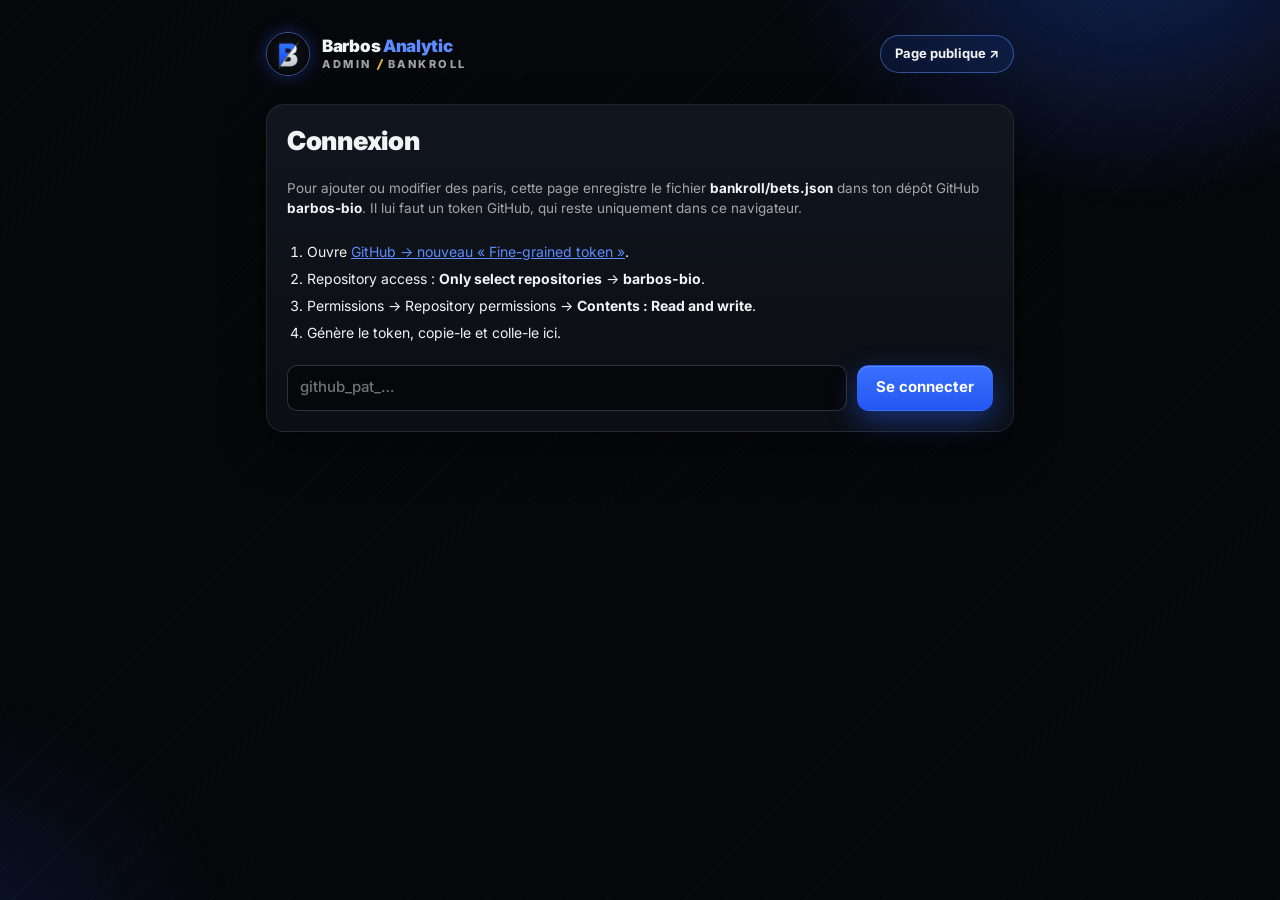
<file: bankroll/admin/index.html>
<!doctype html>
<html lang="fr">
<head>
<meta charset="utf-8">
<meta name="viewport" content="width=device-width, initial-scale=1">
<meta name="robots" content="noindex, nofollow">
<title>Admin bankroll · Barbos Analytic</title>
<link rel="icon" href="../../images/pp.webp">
<link rel="preconnect" href="https://fonts.googleapis.com">
<link href="https://fonts.googleapis.com/css2?family=Inter:wght@400;500;600;700;800;900&display=swap" rel="stylesheet">
<meta name="theme-color" content="#06070A">
<link rel="stylesheet" href="../assets/bankroll.css?v=2">
<style>
  .app{display:flex;flex-direction:column;gap:22px}
  .app[hidden],[hidden]{display:none !important}
  .card > .section{margin-bottom:14px}
  #summary .stats{grid-template-columns:repeat(4,1fr)}
  @media (max-width:560px){ #summary .stats{grid-template-columns:repeat(2,1fr)} }
  .note{margin:0;font-size:13.5px;color:var(--muted)}
  .note b{color:var(--text)}
  .howto{margin:0;padding-left:20px;display:flex;flex-direction:column;gap:6px;font-size:14px}
  .howto a{color:var(--blue-hi);text-decoration:underline}
  .local-badge{align-self:flex-start;padding:6px 12px;border-radius:999px;background:rgba(250,178,25,.14);font-size:12.5px;font-weight:700}

  .form{display:grid;grid-template-columns:1fr 1fr;gap:12px}
  .form label{display:flex;flex-direction:column;gap:5px;font-size:12.5px;font-weight:700;color:var(--muted)}
  .form .wide{grid-column:1 / -1}
  .form input,.form select,.search{width:100%;min-height:44px;padding:10px 12px;border-radius:10px;
    background:var(--bg);border:1px solid var(--line-strong);font-size:15px;font-weight:500;color:var(--text)}
  .form input:focus,.form select:focus,.search:focus{outline:none;border-color:var(--blue-hi);box-shadow:0 0 0 3px rgba(40,97,255,.18)}
  .form input::placeholder,.search::placeholder{color:var(--faint)}
  input[type=date]{color-scheme:dark}
  .row{display:flex;gap:10px;flex-wrap:wrap}
  .row > input{flex:1 1 220px}

  .btn{display:inline-flex;align-items:center;justify-content:center;min-height:46px;padding:0 18px;border-radius:12px;cursor:pointer;
    border:1.5px solid rgba(91,139,255,.7);background:rgba(40,97,255,.06);color:var(--white);font-size:15px;font-weight:700}
  .btn.solid{background:linear-gradient(180deg,#3A70FF 0%,#2457F2 100%);border-color:transparent;color:#fff;
    box-shadow:0 10px 28px rgba(40,97,255,.42),inset 0 1px 0 rgba(255,255,255,.18)}
  .btn:hover{box-shadow:0 6px 18px rgba(40,97,255,.35);border-color:var(--blue-hi)}
  .btn:disabled{opacity:.5;cursor:wait}

  .bet-actions{flex-basis:100%;display:flex;flex-wrap:wrap;gap:6px;padding-top:10px;margin-top:4px;border-top:1px solid var(--line)}
  .mini{min-height:36px;padding:0 12px;border-radius:9px;border:1px solid var(--line-strong);background:var(--panel-2);
    font-size:13px;font-weight:700;cursor:pointer}
  .mini:hover{border-color:var(--blue-hi)}
  .mini-won{border-color:rgba(12,163,12,.6)} .mini-lost{border-color:rgba(208,59,59,.6)}
  .mini-danger{margin-left:auto;color:var(--neg);background:transparent}

  .toast{position:fixed;left:50%;bottom:16px;z-index:10;transform:translateX(-50%);width:max-content;max-width:calc(100% - 32px);
    padding:11px 16px;border-radius:12px;background:#0B0D12;border:1px solid var(--line-strong);box-shadow:0 12px 30px rgba(0,0,0,.5);
    font-size:14px;font-weight:600}
  .toast.ok{border-color:rgba(12,163,12,.7)}
  .toast.error{border-color:rgba(208,59,59,.8)}
  .linkbtn{background:none;border:none;padding:0;color:var(--muted);text-decoration:underline;cursor:pointer;font-size:13px}
  .editing{outline:2px solid var(--blue-hi);outline-offset:-1px}

  .type-switch{display:grid;grid-template-columns:1fr 1fr;gap:4px;padding:4px;border-radius:12px;background:var(--bg);border:1px solid var(--line-strong)}
  .form .type-switch label{position:relative;display:block}
  .form .type-switch input{position:absolute;inset:0;width:100%;height:100%;min-height:0;margin:0;padding:0;opacity:0;cursor:pointer}
  .type-switch span{display:flex;align-items:center;justify-content:center;min-height:40px;border-radius:9px;font-size:14px;font-weight:700;color:var(--muted)}
  .type-switch input:checked + span{background:var(--blue);color:#fff}
  .type-switch input:focus-visible + span{outline:2px solid var(--blue-hi);outline-offset:2px}
  .subgrid{display:grid;grid-template-columns:1fr 1fr;gap:12px}
  .combo-fields{display:flex;flex-direction:column;gap:12px}
  .legs-edit{display:flex;flex-direction:column;gap:10px}
  .leg-edit{display:grid;grid-template-columns:1fr 1fr;gap:10px;padding:14px;border-radius:12px;background:var(--panel-2);border:1px solid var(--line)}
  .leg-head{grid-column:1 / -1;display:flex;align-items:center;justify-content:space-between;font-size:14px}
  .combo-foot{align-items:center;justify-content:space-between}
  .combo-total{font-size:14px;color:var(--muted)}
  .combo-total b{font-size:17px;color:var(--gold)}
  .leg-actions{flex-basis:100%;display:flex;flex-wrap:wrap;gap:6px;padding:4px 0 2px 22px}
  .leg-actions .mini{min-height:32px;padding:0 10px;font-size:12.5px}

  .form .vip-toggle{flex-direction:row;align-items:center;gap:10px;padding:10px 14px;border-radius:12px;cursor:pointer;
    background:var(--bg);border:1px solid var(--line-strong);font-size:14px;font-weight:700;color:var(--text)}
  .form .vip-toggle input{flex:none;width:20px;height:20px;min-height:0;margin:0;padding:0;accent-color:var(--gold);cursor:pointer}
  .form .vip-toggle small{display:block;font-size:12.5px;font-weight:500;color:var(--muted)}
  .form .vip-toggle:has(input:checked){border-color:rgba(232,185,49,.7);background:rgba(232,185,49,.07)}
  .vip-card{display:flex;flex-direction:column;gap:12px;border-color:rgba(232,185,49,.45)}
  .vip-card > .section{margin-bottom:0}
</style>
</head>
<body>
<div class="glow"></div>
<div class="wrap">

  <header class="top">
    <div class="brand">
      <img src="../../images/pp.webp" alt="">
      <div><b>Barbos <span>Analytic</span></b><small>Admin <i aria-hidden="true"></i> Bankroll</small></div>
    </div>
    <a class="top-link" href="../" target="_blank" rel="noopener">Page publique ↗</a>
  </header>

  <section id="login" class="card app" hidden>
    <h1 class="detail-title">Connexion</h1>
    <p class="note">Pour ajouter ou modifier des paris, cette page enregistre le fichier <b>bankroll/bets.json</b> dans ton dépôt GitHub <b>barbos-bio</b>. Il lui faut un token GitHub, qui reste uniquement dans ce navigateur.</p>
    <ol class="howto">
      <li>Ouvre <a href="https://github.com/settings/personal-access-tokens/new" target="_blank" rel="noopener">GitHub → nouveau « Fine-grained token »</a>.</li>
      <li>Repository access : <b>Only select repositories</b> → <b>barbos-bio</b>.</li>
      <li>Permissions → Repository permissions → <b>Contents : Read and write</b>.</li>
      <li>Génère le token, copie-le et colle-le ici.</li>
    </ol>
    <form id="loginForm" class="row">
      <input id="token" class="search" type="password" autocomplete="off" spellcheck="false" placeholder="github_pat_…" required aria-label="Token GitHub">
      <button class="btn solid" type="submit">Se connecter</button>
    </form>
  </section>

  <div id="app" class="app" hidden>
    <span id="localBadge" class="local-badge" hidden>Mode test local : rien n’est envoyé sur GitHub</span>
    <div id="summary"></div>

    <section id="vipCard" class="card vip-card" hidden>
      <h2 class="section">Paris VIP</h2>
      <p class="note" id="vipText"></p>
      <form id="vipForm" class="row" autocomplete="off">
        <input id="vipPass" class="search" type="password" autocomplete="new-password" placeholder="Mot de passe VIP" aria-label="Mot de passe VIP" required>
        <input id="vipConfirm" class="search" type="password" autocomplete="new-password" placeholder="Confirme le mot de passe" aria-label="Confirme le mot de passe" required>
        <button id="vipBtn" class="btn solid" type="submit">Déverrouiller</button>
      </form>
    </section>

    <section id="formCard" class="card">
      <h2 class="section" id="formTitle">Nouveau pari</h2>
      <form id="betForm" class="form" autocomplete="off">
        <div class="wide type-switch" role="radiogroup" aria-label="Type de pari">
          <label><input type="radio" name="type" value="single" checked><span>Pari simple</span></label>
          <label><input type="radio" name="type" value="combo"><span>Pari combiné</span></label>
        </div>
        <label class="wide vip-toggle">
          <input type="checkbox" name="vip">
          <span class="vip-badge" aria-hidden="true"><svg viewBox="0 0 24 24" width="11" height="11"><path d="M3 7.5l4.6 3.9L12 4l4.4 7.4L21 7.5 19.2 18H4.8z"/></svg>VIP</span>
          <span>Pari VIP<small>Caché de la page publique tant qu’il est en attente de résultat.</small></span>
        </label>
        <label>Date <input name="date" type="date" required></label>
        <label><span>Mise (<span class="unit-label">€</span>)</span> <input name="stake" type="number" step="0.01" min="0.01" inputmode="decimal" required placeholder="10"></label>
        <label class="wide">Tournoi <input name="tournament" list="tournamentList" required placeholder="IEM Chengdu 2026"></label>

        <div id="singleFields" class="wide subgrid">
          <label class="wide">Match <input name="match" required placeholder="Vitality vs MOUZ"></label>
          <label class="wide">Pari <input name="pick" required placeholder="Vitality gagne · +1,5 map · Over 2,5 maps…"></label>
          <label>Cote <input name="odds" type="number" step="0.01" min="1.01" inputmode="decimal" required placeholder="1.85"></label>
          <label>Résultat
            <select name="result">
              <option value="pending">En attente</option>
              <option value="won">Gagné</option>
              <option value="lost">Perdu</option>
              <option value="void">Remboursé</option>
            </select>
          </label>
        </div>

        <div id="comboFields" class="wide combo-fields" hidden>
          <p class="note">Ajoute chaque sélection avec sa cote. Quand un match est fini, mets le résultat de sa sélection : le résultat du combiné et la cote totale se calculent tout seuls. Si les sélections viennent de plusieurs tournois, écris par exemple « Multi-tournois » comme tournoi.</p>
          <div id="legs" class="legs-edit"></div>
          <div class="row combo-foot">
            <button id="addLeg" class="mini" type="button">+ Ajouter une sélection</button>
            <span class="combo-total">Cote totale : <b id="comboOdds">—</b></span>
          </div>
        </div>
        <div class="wide row">
          <button id="submitBtn" class="btn solid" type="submit">Ajouter le pari</button>
          <button id="cancelEdit" class="btn" type="button" hidden>Annuler</button>
        </div>
      </form>
      <datalist id="tournamentList"></datalist>
    </section>

    <section class="block">
      <h2 class="section" id="pendingTitle">En attente de résultat</h2>
      <div id="pending"></div>
    </section>

    <section class="block">
      <h2 class="section">Paris terminés</h2>
      <input id="search" class="search" type="search" placeholder="Rechercher une équipe, un tournoi…" aria-label="Rechercher un pari">
      <div id="history"></div>
    </section>

    <section class="card">
      <h2 class="section">Réglages</h2>
      <form id="settingsForm" class="form">
        <label class="wide">Bankroll de départ (€) <input name="startBankroll" type="number" step="0.01" min="0" inputmode="decimal" required></label>
        <div class="wide"><button class="btn" type="submit">Enregistrer les réglages</button></div>
      </form>
      <p class="note" id="vipStatus" hidden>Mot de passe VIP enregistré sur ce navigateur. <button id="vipForget" class="linkbtn" type="button">L’oublier</button></p>
    </section>

    <p class="note"><button id="logout" class="linkbtn" type="button">Se déconnecter de ce navigateur</button></p>
  </div>
</div>
<div id="toast" class="toast" role="status" aria-live="polite" hidden></div>

<script src="../assets/vault.js?v=2"></script>
<script src="../assets/bankroll.js?v=2"></script>
<script>
(function () {
  'use strict';
  var B = window.Bankroll, V = window.BankrollVault, el = B.el;
  var OWNER = 'TlbABHG', REPO = 'barbos-bio', BRANCH = 'main', FILE = 'bankroll/bets.json';
  var API = 'https://api.github.com/repos/' + OWNER + '/' + REPO + '/contents/' + FILE;
  var TOKEN_KEY = 'barbos-bankroll-token', LOCAL_KEY = 'barbos-bankroll-local', VIP_KEY = 'barbos-bankroll-vip';
  // Sur localhost avec ?local, les paris restent dans ce navigateur : pratique pour tester sans toucher au site.
  var LOCAL = /^(localhost|127\.0\.0\.1)$/.test(location.hostname) && /[?&]local\b/.test(location.search);

  var $ = function (id) { return document.getElementById(id); };
  var form = $('betForm'), settingsForm = $('settingsForm');
  // vault : coffre chiffré des paris VIP en attente, tel qu'il est dans bets.json.
  // pass : mot de passe VIP, seulement quand le coffre est ouvert (ou pas encore créé).
  var state = { data: null, sha: null, editId: null, queue: Promise.resolve(), vault: null, pass: null, hiddenJson: null, afterVip: null };
  var token = storage('get', TOKEN_KEY) || '';

  function storage(op, key, value) {
    try {
      if (op === 'get') return localStorage.getItem(key);
      if (op === 'set') localStorage.setItem(key, value);
      if (op === 'remove') localStorage.removeItem(key);
    } catch (e) { /* stockage bloqué : le token ne sera simplement pas mémorisé */ }
    return null;
  }

  /* ---------- Lecture / écriture du fichier ---------- */

  function toBase64(str) {
    var bytes = new TextEncoder().encode(str), bin = '';
    for (var i = 0; i < bytes.length; i++) bin += String.fromCharCode(bytes[i]);
    return btoa(bin);
  }
  function fromBase64(b64) {
    var bin = atob(b64.replace(/\s/g, ''));
    return new TextDecoder().decode(Uint8Array.from(bin, function (c) { return c.charCodeAt(0); }));
  }

  function github(method, body) {
    var headers = { Authorization: 'Bearer ' + token, Accept: 'application/vnd.github+json', 'X-GitHub-Api-Version': '2022-11-28' };
    if (body) headers['Content-Type'] = 'application/json';
    var url = API + (method === 'GET' ? '?ref=' + BRANCH + '&t=' + Date.now() : '');
    return fetch(url, { method: method, headers: headers, cache: 'no-store', body: body ? JSON.stringify(body) : undefined })
      .then(function (r) {
        return r.json().catch(function () { return {}; }).then(function (j) {
          if (r.ok) return j;
          var e = new Error(j.message || 'Erreur ' + r.status);
          e.status = r.status;
          throw e;
        });
      });
  }

  var store = LOCAL ? {
    load: function () {
      var saved = storage('get', LOCAL_KEY);
      if (saved) return Promise.resolve({ data: JSON.parse(saved), sha: 'local' });
      return fetch('../bets.json', { cache: 'no-store' }).then(function (r) { return r.json(); })
        .then(function (d) { return { data: d, sha: 'local' }; });
    },
    save: function (data) { storage('set', LOCAL_KEY, JSON.stringify(data)); return Promise.resolve('local'); }
  } : {
    load: function () {
      return github('GET').then(function (j) { return { data: JSON.parse(fromBase64(j.content)), sha: j.sha }; });
    },
    save: function (data, sha, message) {
      return github('PUT', { message: message, content: toBase64(JSON.stringify(data, null, 2) + '\n'), sha: sha, branch: BRANCH })
        .then(function (j) { return j.content.sha; });
    }
  };

  function explain(e) {
    if (e.crypto) return 'Impossible de chiffrer les paris VIP sur ce navigateur.';
    if (!e.status) return 'Impossible de joindre GitHub. Vérifie ta connexion internet.';
    if (e.status === 401) return 'Token refusé (invalide ou expiré). Connecte-toi avec un nouveau token.';
    if (e.status === 403 || e.status === 404) return 'Ce token n’a pas accès à bankroll/bets.json dans barbos-bio. Il faut « Contents : Read and write » sur ce dépôt.';
    if (e.status === 409 || e.status === 422) return 'Le fichier a changé ailleurs entre-temps. Les paris ont été rechargés : refais ta dernière action.';
    return 'Erreur GitHub : ' + e.message;
  }

  var toastTimer;
  function toast(kind, msg) {
    var t = $('toast');
    clearTimeout(toastTimer);
    if (!msg) { t.hidden = true; return; }
    t.className = 'toast ' + (kind || '');
    t.textContent = msg;
    t.hidden = false;
    if (kind === 'ok') toastTimer = setTimeout(function () { t.hidden = true; }, 4000);
  }

  function load() {
    toast('', 'Chargement des paris…');
    return store.load().then(function (res) {
      state.data = B.normalize(res.data);
      state.sha = res.sha;
      state.vault = (res.data && res.data.vipVault) || null;
      state.data.bets.forEach(function (b) { if (!b.id) b.id = newId(); });
      // Rechargement (conflit) : on rouvre le coffre relu, sinon il serait réécrit vide.
      var saved = storage('get', VIP_KEY) || state.pass;
      state.pass = null;
      state.hiddenJson = null;
      return unlock(saved).then(function (ok) {
        if (saved && !ok) storage('remove', VIP_KEY);
        $('login').hidden = true;
        $('app').hidden = false;
        toast();
        render();
        if (state.vault && !ok) {
          askVip(null, true, saved ? 'Le mot de passe VIP enregistré sur ce navigateur ne fonctionne plus. ' : '');
        }
      });
    }, function (e) {
      if (e.status === 401 || e.status === 403 || e.status === 404) logout(false);
      toast('error', explain(e));
    });
  }

  /* ---------- Paris VIP : coffre chiffré ---------- */

  // Ouvre le coffre avec ce mot de passe et ajoute ses paris à la liste.
  // Sans coffre, tout mot de passe est accepté : il deviendra celui du coffre.
  function unlock(pass) {
    if (!pass) return Promise.resolve(false);
    var opened = state.vault ? V.open(state.vault, pass) : Promise.resolve([]);
    return opened.then(function (bets) {
      var hidden = B.normalize({ bets: bets }).bets;
      hidden.forEach(function (b) { if (!b.id) b.id = newId(); });
      state.data.bets = state.data.bets.concat(hidden);
      state.pass = pass;
      state.hiddenJson = JSON.stringify(state.data.bets.filter(B.isPrivate));
      return true;
    }, function () { return false; });
  }

  // Contenu publié : les paris VIP en attente vont dans le coffre, jamais en clair.
  function toFile(next) {
    var hidden = next.bets.filter(B.isPrivate), json = JSON.stringify(hidden);
    var file = { settings: next.settings, bets: next.bets.filter(function (b) { return !B.isPrivate(b); }) };
    if (!state.pass || (state.vault && json === state.hiddenJson)) {
      if (state.vault) file.vipVault = state.vault;  // coffre verrouillé ou inchangé : recopié tel quel
      return Promise.resolve(file);
    }
    if (!state.vault && !hidden.length) return Promise.resolve(file);
    return V.seal(hidden, state.pass, state.vault).then(function (vault) {
      file.vipVault = vault;
      return file;
    }, function () {
      var e = new Error('chiffrement impossible');
      e.crypto = true;
      throw e;
    });
  }

  // Nom utilisé dans les commits (publics) : un pari VIP en attente reste anonyme.
  function nameOf(bet) { return B.isPrivate(bet) ? 'pari VIP' : B.betTitle(bet); }

  // then : action à relancer une fois le coffre ouvert. quiet : ne pas faire défiler la page.
  function askVip(then, quiet, prefix) {
    var create = !state.vault;
    state.afterVip = then || null;
    $('vipText').textContent = (prefix || '') + (create
      ? 'Choisis un mot de passe VIP (8 caractères minimum). Il chiffre tes paris VIP en attente pour que personne d’autre ne puisse les lire avant le résultat. Note-le bien : sans lui, les paris VIP en attente sont illisibles.'
      : 'Tes paris VIP en attente sont chiffrés : personne ne peut les lire sans ton mot de passe VIP. Entre-le pour les voir, en ajouter ou mettre leur résultat.');
    $('vipConfirm').hidden = !create;
    $('vipConfirm').disabled = !create;
    $('vipBtn').textContent = create ? 'Enregistrer le mot de passe' : 'Déverrouiller';
    $('vipCard').hidden = false;
    if (!quiet) {
      $('vipCard').scrollIntoView({ behavior: 'smooth', block: 'start' });
      $('vipPass').focus({ preventScroll: true });
    }
  }

  $('vipForm').addEventListener('submit', function (e) {
    e.preventDefault();
    var pass = $('vipPass').value, create = !state.vault, btn = $('vipBtn');
    if (create && pass.length < 8) { toast('error', 'Choisis au moins 8 caractères.'); return; }
    if (create && pass !== $('vipConfirm').value) { toast('error', 'Les deux mots de passe ne correspondent pas.'); return; }
    btn.disabled = true;
    toast('', 'Vérification…');
    unlock(pass).then(function (ok) {
      btn.disabled = false;
      if (!ok) { toast('error', 'Mot de passe VIP incorrect.'); return; }
      storage('set', VIP_KEY, pass);
      $('vipPass').value = '';
      $('vipConfirm').value = '';
      $('vipCard').hidden = true;
      toast('ok', create ? 'Mot de passe VIP enregistré.' : 'Paris VIP déverrouillés.');
      render();
      var then = state.afterVip;
      state.afterVip = null;
      if (then) then();
    });
  });

  $('vipForget').addEventListener('click', function () {
    storage('remove', VIP_KEY);
    location.reload();
  });

  // Chaque action = un enregistrement (un commit). Les actions passent l'une après l'autre.
  function commit(mutate, message) {
    state.queue = state.queue.then(function () {
      var next = JSON.parse(JSON.stringify(state.data)), file;
      mutate(next);
      if (!state.pass && next.bets.some(B.isPrivate)) {
        askVip();
        toast('error', 'Déverrouille d’abord les paris VIP avec ton mot de passe VIP.');
        return false;
      }
      next.settings.updatedAt = new Date().toISOString();
      toast('', 'Enregistrement…');
      return toFile(next).then(function (f) {
        file = f;
        return store.save(file, state.sha, message);
      }).then(function (sha) {
        state.data = next;
        state.sha = sha;
        state.vault = file.vipVault || null;
        if (state.pass) state.hiddenJson = JSON.stringify(next.bets.filter(B.isPrivate));
        render();
        toast('ok', LOCAL ? 'Enregistré (test local).' : 'Enregistré. Visible sur la page publique d’ici 1 à 2 minutes.');
        return true;
      }, function (e) {
        if (e.status === 409 || e.status === 422) return load().then(function () { toast('error', explain(e)); return false; });
        if (e.status === 401) logout(false);
        toast('error', explain(e));
        return false;
      });
    });
    return state.queue;
  }

  function newId() { return 'b' + Date.now().toString(36) + Math.random().toString(36).slice(2, 6); }
  function find(data, id) { return data.bets.filter(function (b) { return b.id === id; })[0]; }

  /* ---------- Affichage ---------- */

  function render() {
    var d = state.data, unit = d.settings.unit, s = B.stats(d.bets);
    var pending = d.bets.filter(function (b) { return b.result === 'pending'; });

    B.fill($('summary'), [B.statTiles(s, unit, [
      ['Profit', B.signed(s.profit, unit), B.tone(s.profit)],
      ['Bankroll', B.money(d.settings.startBankroll + s.profit, unit)],
      ['Paris', String(d.bets.length), null, pending.length ? pending.length + ' en attente' : null],
      ['Total misé', B.money(s.staked, unit)]
    ])]);

    document.querySelectorAll('.unit-label').forEach(function (n) { n.textContent = unit; });
    var names = Array.from(B.byTournament(d.bets).keys()).reverse();
    B.fill($('tournamentList'), names.map(function (n) { return el('option', { value: n }); }));

    $('pendingTitle').textContent = 'En attente de résultat (' + pending.length + ')';
    B.fill($('pending'), [B.betList(pending, unit, { limit: 100, actions: actionsFor, legActions: legActionsFor, emptyText: 'Aucun pari en attente.' })]);
    renderHistory();

    if (!settingsForm.contains(document.activeElement)) {
      settingsForm.elements.startBankroll.value = d.settings.startBankroll;
    }
    $('vipStatus').hidden = !state.pass;
  }

  function renderHistory() {
    var d = state.data, q = $('search').value.trim().toLowerCase();
    var done = d.bets.filter(function (b) {
      if (b.result === 'pending') return false;
      var text = [b.match, b.tournament, b.pick, b.date].concat((b.legs || []).map(function (l) { return l.match + ' ' + l.pick; }));
      return !q || text.join(' ').toLowerCase().indexOf(q) >= 0;
    });
    B.fill($('history'), [B.betList(done, d.settings.unit, {
      limit: 30, actions: actionsFor, legActions: legActionsFor,
      emptyText: q ? 'Aucun pari ne correspond.' : 'Aucun pari terminé pour l’instant.'
    })]);
  }

  function resultButtons(onPick) {
    return [['won', '✓ Gagné'], ['lost', '✕ Perdu'], ['void', '↺ Remboursé']].map(function (r) {
      return el('button', { type: 'button', class: 'mini mini-' + r[0], text: r[1], onclick: function () { onPick(r[0]); } });
    });
  }

  // Le résultat d'un combiné se donne sélection par sélection (voir legActionsFor).
  function actionsFor(bet) {
    var buttons = bet.result === 'pending' && !B.isCombo(bet) ? resultButtons(function (r) { setResult(bet.id, r); }) : [];
    return el('div', { class: 'bet-actions' }, buttons.concat([
      el('button', { type: 'button', class: 'mini', text: 'Modifier', onclick: function () { edit(bet.id); } }),
      el('button', { type: 'button', class: 'mini mini-danger', text: 'Supprimer', onclick: function () { remove(bet.id); } })
    ]));
  }

  function legActionsFor(bet, i) {
    if (bet.legs[i].result !== 'pending') return null;
    return el('div', { class: 'leg-actions' }, resultButtons(function (r) { setLegResult(bet.id, i, r); }));
  }

  /* ---------- Actions ---------- */

  function setResult(id, result) {
    var bet = find(state.data, id);
    if (!bet) return;
    commit(function (d) { find(d, id).result = result; },
      'Bankroll : ' + B.betTitle(bet) + ' → ' + B.RESULTS[result].label.toLowerCase());
  }

  function setLegResult(id, i, result) {
    var bet = find(state.data, id);
    if (!bet) return;
    var after = JSON.parse(JSON.stringify(bet));
    after.legs[i].result = result;
    B.settleCombo(after);
    commit(function (d) { var b = find(d, id); b.legs[i].result = result; B.settleCombo(b); },
      B.isPrivate(after) ? 'Bankroll : pari VIP mis à jour'
        : 'Bankroll : combiné, ' + bet.legs[i].match + ' → ' + B.RESULTS[result].label.toLowerCase());
  }

  function remove(id) {
    var bet = find(state.data, id);
    if (!bet || !confirm('Supprimer le pari « ' + B.betTitle(bet) + ' · ' + B.betPick(bet) + ' » ?')) return;
    if (state.editId === id) resetForm(false);
    commit(function (d) { d.bets = d.bets.filter(function (b) { return b.id !== id; }); }, 'Bankroll : suppression ' + nameOf(bet));
  }

  function edit(id) {
    var bet = find(state.data, id);
    if (!bet) return;
    state.editId = id;
    ['date', 'tournament', 'stake'].forEach(function (k) { form.elements[k].value = bet[k] == null ? '' : bet[k]; });
    form.elements.vip.checked = !!bet.vip;
    if (B.isCombo(bet)) setMode('combo', bet.legs);
    else {
      setMode('single', []);
      ['match', 'pick', 'odds', 'result'].forEach(function (k) { form.elements[k].value = bet[k] == null ? '' : bet[k]; });
    }
    $('formTitle').textContent = 'Modifier le pari';
    $('submitBtn').textContent = 'Enregistrer les modifications';
    $('cancelEdit').hidden = false;
    $('formCard').classList.add('editing');
    $('formCard').scrollIntoView({ behavior: 'smooth', block: 'start' });
  }

  // keep : garde la date, le tournoi et la mise pour enchaîner les saisies.
  function resetForm(keep) {
    var f = form.elements, kept = { date: f.date.value, tournament: f.tournament.value, stake: f.stake.value, vip: f.vip.checked, mode: currentMode() };
    form.reset();
    f.date.value = keep && kept.date ? kept.date : B.today();
    if (keep) { f.tournament.value = kept.tournament; f.stake.value = kept.stake; f.vip.checked = kept.vip; }
    setMode(keep ? kept.mode : 'single', []);
    state.editId = null;
    $('formTitle').textContent = 'Nouveau pari';
    $('submitBtn').textContent = 'Ajouter le pari';
    $('cancelEdit').hidden = true;
    $('formCard').classList.remove('editing');
  }

  /* ---------- Combiné : saisie des sélections ---------- */

  function currentMode() { return form.querySelector('input[name="type"]:checked').value; }

  // legs : sélections à afficher (remplace les actuelles) ; sans legs, on garde celles déjà saisies.
  function setMode(mode, legs) {
    var combo = mode === 'combo';
    form.querySelector('input[name="type"][value="' + mode + '"]').checked = true;
    if (legs) { $('legs').replaceChildren(); legs.forEach(function (l) { addLeg(l); }); }
    while (combo && $('legs').children.length < 2) addLeg();
    $('singleFields').hidden = combo;
    $('comboFields').hidden = !combo;
    // Les champs masqués sont désactivés pour ne pas bloquer la validation du formulaire.
    $('singleFields').querySelectorAll('input, select').forEach(function (n) { n.disabled = combo; });
    $('comboFields').querySelectorAll('input, select').forEach(function (n) { n.disabled = !combo; });
    updateComboOdds();
  }

  function addLeg(leg) {
    leg = leg || {};
    var select = el('select', { class: 'leg-result' }, Object.keys(B.RESULTS).map(function (k) {
      return el('option', { value: k, text: B.RESULTS[k].label });
    }));
    select.value = B.RESULTS[leg.result] ? leg.result : 'pending';
    var row = el('div', { class: 'leg-edit' }, [
      el('div', { class: 'leg-head' }, [
        el('b', { class: 'leg-title' }),
        el('button', { type: 'button', class: 'linkbtn', text: 'Retirer', onclick: function () { row.remove(); renumberLegs(); updateComboOdds(); } })
      ]),
      el('label', { class: 'wide' }, ['Match', el('input', { class: 'leg-match', required: true, placeholder: 'NAVI vs G2' })]),
      el('label', { class: 'wide' }, ['Pari', el('input', { class: 'leg-pick', required: true, placeholder: 'NAVI gagne' })]),
      el('label', null, ['Cote', el('input', { class: 'leg-odds', type: 'number', step: '0.01', min: '1.01', inputmode: 'decimal', required: true, placeholder: '1.85' })]),
      el('label', null, ['Résultat', select])
    ]);
    row.querySelector('.leg-match').value = leg.match || '';
    row.querySelector('.leg-pick').value = leg.pick || '';
    row.querySelector('.leg-odds').value = leg.odds == null ? '' : leg.odds;
    $('legs').appendChild(row);
    renumberLegs();
  }

  function renumberLegs() {
    Array.from($('legs').children).forEach(function (row, i) { row.querySelector('.leg-title').textContent = 'Sélection ' + (i + 1); });
  }

  function readLegs() {
    return Array.from($('legs').children).map(function (row) {
      return {
        match: row.querySelector('.leg-match').value.trim(),
        pick: row.querySelector('.leg-pick').value.trim(),
        odds: B.round2(parseFloat(row.querySelector('.leg-odds').value)),
        result: row.querySelector('.leg-result').value
      };
    });
  }

  function updateComboOdds() {
    var legs = readLegs(), ok = legs.length >= 2 && legs.every(function (l) { return l.odds > 1; });
    $('comboOdds').textContent = ok ? B.odds(B.settleCombo({ legs: legs }).odds) : '—';
  }

  form.querySelectorAll('input[name="type"]').forEach(function (r) {
    r.addEventListener('change', function () { setMode(r.value); });
  });
  $('legs').addEventListener('input', updateComboOdds);
  $('legs').addEventListener('change', updateComboOdds);
  $('addLeg').addEventListener('click', function () {
    addLeg();
    updateComboOdds();
    $('legs').lastChild.querySelector('.leg-match').focus();
  });

  form.addEventListener('submit', function (e) {
    e.preventDefault();
    var f = form.elements;
    var bet = { date: f.date.value, tournament: f.tournament.value.trim() };
    if (currentMode() === 'combo') {
      var legs = readLegs();
      if (legs.length < 2) { toast('error', 'Un combiné doit avoir au moins 2 sélections.'); return; }
      if (!legs.every(function (l) { return l.odds > 1; })) { toast('error', 'Chaque cote doit être supérieure à 1.'); return; }
      bet.type = 'combo';
      bet.legs = legs;
    } else {
      bet.match = f.match.value.trim();
      bet.pick = f.pick.value.trim();
      bet.odds = B.round2(parseFloat(f.odds.value));
      bet.result = f.result.value;
      if (!(bet.odds > 1)) { toast('error', 'La cote doit être supérieure à 1.'); return; }
    }
    bet.stake = B.round2(parseFloat(f.stake.value));
    if (!(bet.stake > 0)) { toast('error', 'La mise doit être positive.'); return; }
    if (f.vip.checked) bet.vip = true;
    if (bet.type === 'combo') B.settleCombo(bet);
    // Pari VIP en attente : il faut le mot de passe VIP pour le chiffrer avant l'envoi.
    if (B.isPrivate(bet) && !state.pass) { askVip(function () { $('submitBtn').click(); }); return; }
    var editId = state.editId, btn = $('submitBtn');
    btn.disabled = true;
    commit(function (d) {
      if (editId) {
        var i = d.bets.findIndex(function (b) { return b.id === editId; });
        if (i >= 0) d.bets[i] = Object.assign({ id: editId }, bet);
      } else {
        d.bets.push(Object.assign({ id: newId() }, bet));
      }
    }, (editId ? 'Bankroll : modification ' : 'Bankroll : ajout ') + nameOf(bet)).then(function (ok) {
      btn.disabled = false;
      if (!ok) return;
      resetForm(true);
      (currentMode() === 'combo' ? $('legs').querySelector('.leg-match') : f.match).focus();
    });
  });

  $('cancelEdit').addEventListener('click', function () { resetForm(false); });
  $('search').addEventListener('input', renderHistory);

  settingsForm.addEventListener('submit', function (e) {
    e.preventDefault();
    var start = B.round2(parseFloat(settingsForm.elements.startBankroll.value));
    if (!(start >= 0)) { toast('error', 'La bankroll de départ doit être un nombre positif.'); return; }
    document.activeElement.blur();
    commit(function (d) { d.settings.startBankroll = start; d.settings.unit = '€'; }, 'Bankroll : réglages');
  });

  $('loginForm').addEventListener('submit', function (e) {
    e.preventDefault();
    token = $('token').value.trim();
    storage('set', TOKEN_KEY, token);
    $('token').value = '';
    load();
  });

  function logout(reload) {
    token = '';
    storage('remove', TOKEN_KEY);
    storage('remove', VIP_KEY);
    if (reload) { location.reload(); return; }
    $('app').hidden = true;
    $('login').hidden = false;
  }
  $('logout').addEventListener('click', function () { logout(true); });

  resetForm(false);
  if (LOCAL) { $('localBadge').hidden = false; load(); }
  else if (token) load();
  else $('login').hidden = false;
})();
</script>
</body>
</html>
</file>
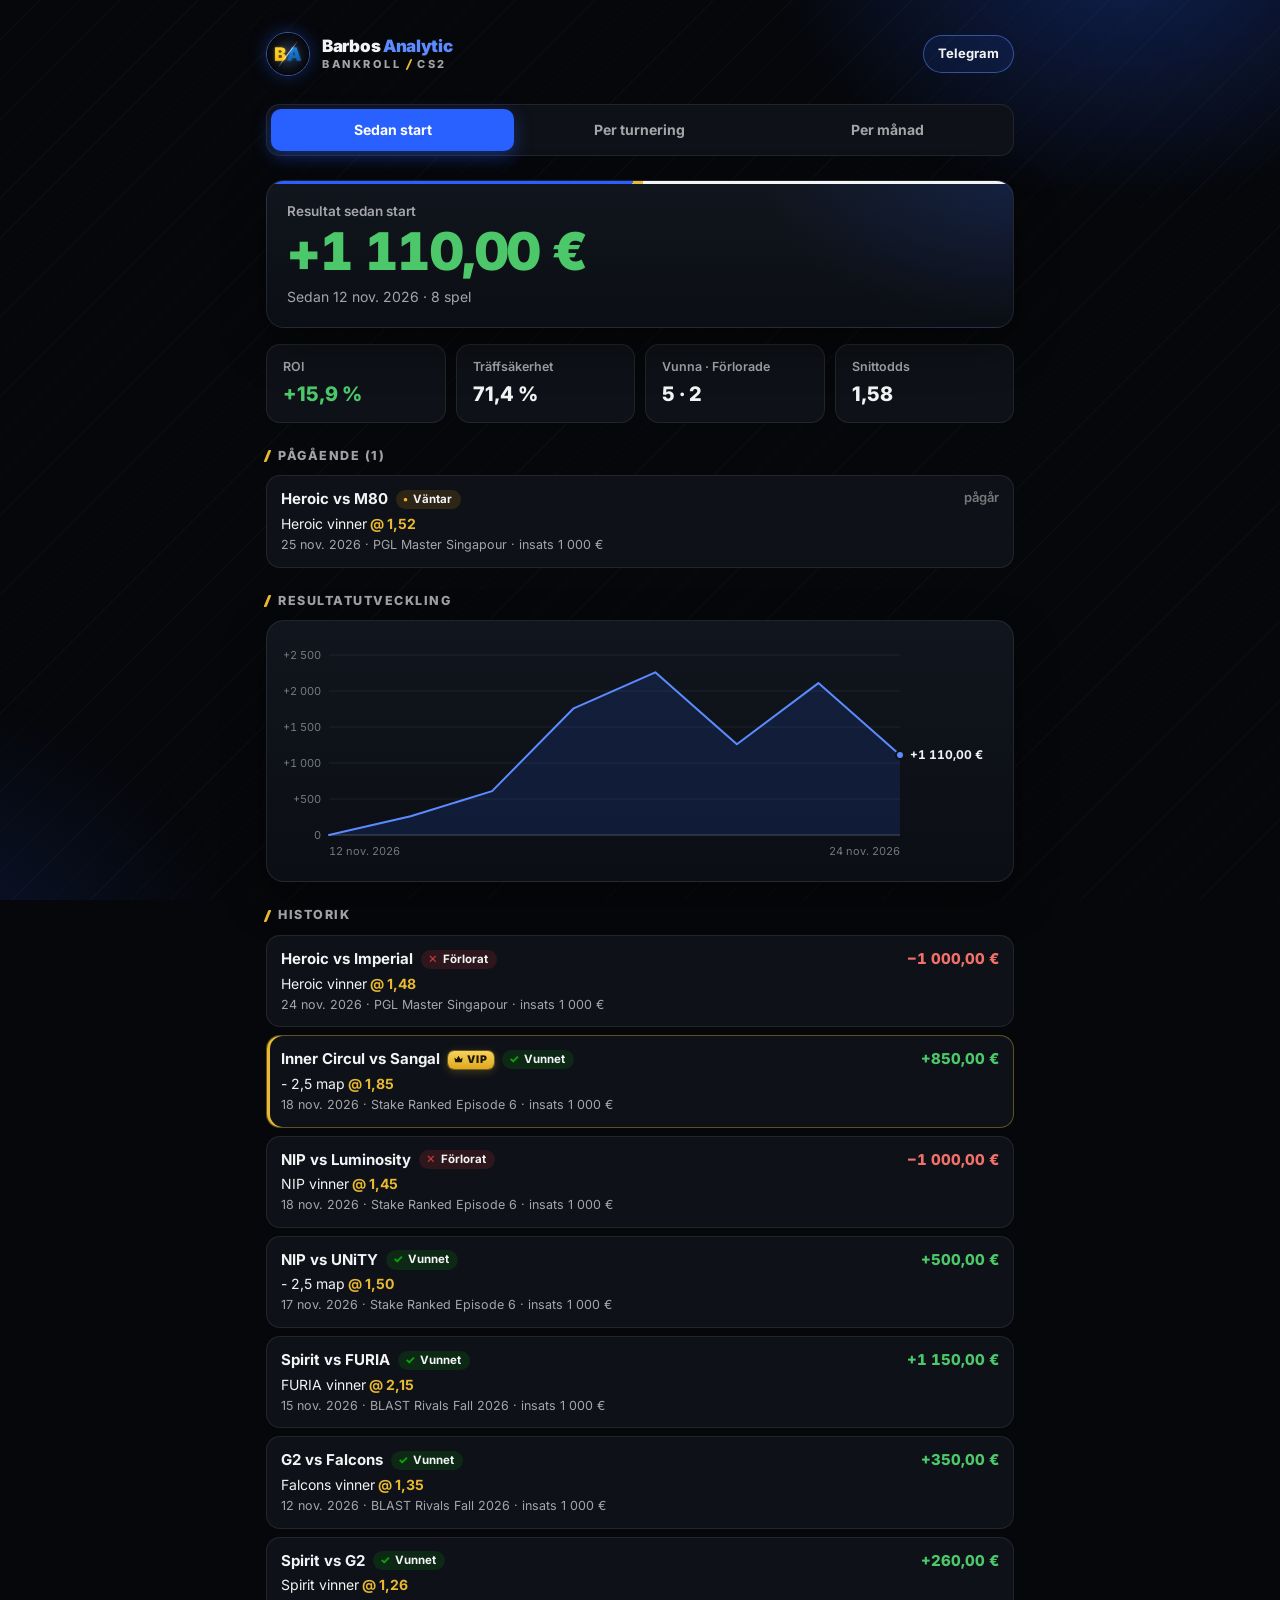
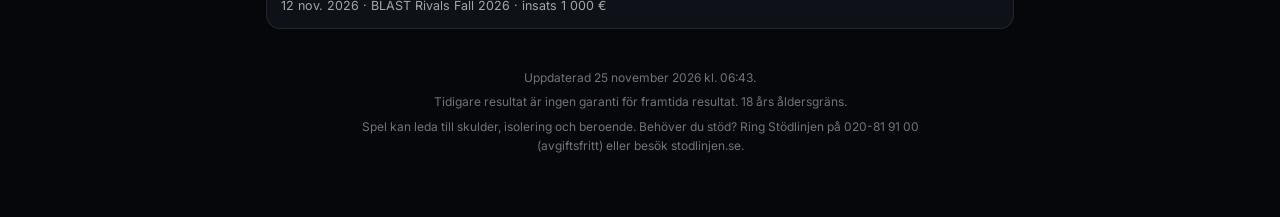
<file: sv/bankroll/index.html>
<!doctype html>
<html lang="sv">
<head>
<meta charset="utf-8">
<meta name="viewport" content="width=device-width, initial-scale=1">
<title>Bankroll · Barbos Analytic</title>
<meta name="description" content="Alla resultat från Barbos Analytics CS2-spel: sedan start, per turnering och per månad.">
<meta property="og:title" content="Bankroll · Barbos Analytic">
<meta property="og:description" content="Alla resultat från kanalens spel: sedan start, per turnering och per månad.">
<meta property="og:image" content="https://barbos-analytic.com/sv/images/logo.jpg">
<meta property="og:url" content="https://barbos-analytic.com/sv/bankroll/">
<link rel="icon" href="../images/logo.jpg">
<link rel="preconnect" href="https://fonts.googleapis.com">
<link href="https://fonts.googleapis.com/css2?family=Inter:wght@400;500;600;700;800;900&display=swap" rel="stylesheet">
<meta name="theme-color" content="#06070A">
<link rel="stylesheet" href="/bankroll/assets/bankroll.css?v=2">
</head>
<body>
<div class="glow"></div>
<div class="wrap">

  <header class="top">
    <a class="brand" href="../">
      <img src="../images/logo.jpg" alt="">
      <div><b>Barbos <span>Analytic</span></b><small>Bankroll <i aria-hidden="true"></i> CS2</small></div>
    </a>
    <a class="top-link" href="https://t.me/+4NFTGrUjvO9lZGM0">Telegram</a>
  </header>

  <nav class="tabs" aria-label="Resultatvyer">
    <a href="#start">Sedan start</a>
    <a href="#turneringar">Per turnering</a>
    <a href="#manader">Per månad</a>
  </nav>

  <main id="view" aria-live="polite">
    <p class="empty">Laddar resultat…</p>
  </main>

  <footer class="disclaimer">
    <p id="updated"></p>
    <p>Tidigare resultat är ingen garanti för framtida resultat. 18 års åldersgräns.</p>
    <p>Spel kan leda till skulder, isolering och beroende. Behöver du stöd? Ring Stödlinjen på 020-81 91 00 (avgiftsfritt) eller besök stodlinjen.se.</p>
  </footer>
</div>

<script src="assets/bankroll.js?v=2"></script>
<script>
(function () {
  'use strict';
  var B = window.Bankroll, el = B.el;
  var view = document.getElementById('view'), tabs = document.querySelector('.tabs');
  var TABS = { start: 'Sedan start', turneringar: 'Per turnering', manader: 'Per månad' };
  var data;

  fetch('/bankroll/bets.json?v=' + Date.now(), { cache: 'no-store' })
    .then(function (r) { if (!r.ok) throw new Error(r.status); return r.json(); })
    .then(function (d) {
      data = B.normalize(d);
      // Sécurité : un pari VIP en attente ne doit jamais apparaître ici (l'admin le garde chiffré).
      data.bets = data.bets.filter(function (b) { return !B.isPrivate(b); });
      if (data.settings.updatedAt) {
        document.getElementById('updated').textContent = 'Uppdaterad ' +
          new Date(data.settings.updatedAt).toLocaleString('sv-SE', { dateStyle: 'long', timeStyle: 'short' }) + '.';
      }
      route();
      window.addEventListener('hashchange', function () {
        route();
        var top = tabs.getBoundingClientRect().top;
        if (top < 0) window.scrollTo({ top: window.scrollY + top - 12, behavior: 'instant' });
      });
    })
    .catch(function () {
      B.fill(view, [el('p', { class: 'card empty', text: 'Det gick inte att ladda resultaten. Ladda om sidan om en liten stund.' })]);
    });

  function route() {
    var raw = location.hash.slice(1), cut = raw.indexOf('/');
    var tab = cut < 0 ? raw : raw.slice(0, cut), key = '';
    if (cut >= 0) { try { key = decodeURIComponent(raw.slice(cut + 1)); } catch (e) { key = ''; } }
    if (!TABS[tab]) { tab = 'start'; key = ''; }
    tabs.querySelectorAll('a').forEach(function (a) {
      if (a.getAttribute('href') === '#' + tab) a.setAttribute('aria-current', 'page');
      else a.removeAttribute('aria-current');
    });
    var title = TABS[tab];
    var nodes;
    if (tab === 'turneringar') nodes = key ? tournamentView(key) : tournamentsView();
    else if (tab === 'manader') nodes = key ? monthView(key) : monthsView();
    else nodes = overview();
    if (key) title = tab === 'manader' ? B.monthLabel(key) : key;
    document.title = title + ' · Bankroll · Barbos Analytic';
    B.fill(view, nodes);
  }

  function section(title, content) {
    return el('section', { class: 'block' }, [el('h2', { class: 'section', text: title }), content]);
  }
  function noBets() {
    return [el('p', { class: 'card empty', text: 'Inga spel publicerade ännu. Resultaten visas här så snart det första spelet är lagt.' })];
  }
  function pendingOf(bets) { return bets.filter(function (b) { return b.result === 'pending'; }); }
  function settledOf(bets) { return bets.filter(function (b) { return b.result !== 'pending'; }); }

  // Bloc commun aux vues détaillées : stats, paris en cours, courbe, historique.
  function details(bets, heroLabel, sub, opts) {
    var unit = data.settings.unit, s = B.stats(bets), pending = pendingOf(bets);
    return [
      B.hero(heroLabel, s, unit, sub),
      B.statTiles(s, unit),
      pending.length ? section('Pågående (' + pending.length + ')', B.betList(pending, unit, opts)) : null,
      section('Resultatutveckling', el('div', { class: 'card' }, [B.profitChart(bets, unit)])),
      section('Historik', B.betList(settledOf(bets), unit, Object.assign({ emptyText: 'Inga avgjorda spel ännu.' }, opts)))
    ];
  }

  function overview() {
    var bets = data.bets;
    if (!bets.length) return noBets();
    var s = B.stats(bets), first = B.chrono(bets)[0].date;
    return details(bets, 'Resultat sedan start', 'Sedan ' + B.dateLabel(first) + ' · ' + B.plural(s.count, 'spel', 'spel'), {});
  }

  function tournamentsView() {
    var groups = B.byTournament(data.bets);
    if (!groups.size) return noBets();
    return [
      el('p', { class: 'lead', text: 'Varje turnering med sitt eget resultat. Tryck på en turnering för att se alla dess spel.' }),
      B.groupList(groups, {
        unit: data.settings.unit, range: true,
        label: function (k) { return k; },
        href: function (k) { return '#turneringar/' + encodeURIComponent(k); }
      })
    ];
  }

  function tournamentView(name) {
    var bets = data.bets.filter(function (b) { return B.tournamentOf(b) === name; });
    var back = el('a', { class: 'back', href: '#turneringar', text: '← Alla turneringar' });
    if (!bets.length) return [back, el('p', { class: 'card empty', text: 'Turneringen hittades inte.' })];
    var sorted = B.chrono(bets);
    return [back, el('h1', { class: 'detail-title', text: name })].concat(details(bets, 'Resultat i turneringen',
      B.rangeLabel(sorted[0].date, sorted[sorted.length - 1].date) + ' · ' + B.plural(bets.length, 'spel', 'spel'),
      { showTournament: false }));
  }

  function monthsView() {
    var groups = B.byMonth(data.bets);
    if (!groups.size) return noBets();
    return [
      el('p', { class: 'lead', text: 'Resultatet för varje månad för sig. Tryck på en månad för att se dess spel.' }),
      B.groupList(groups, {
        unit: data.settings.unit,
        label: B.monthLabel,
        href: function (k) { return '#manader/' + k; }
      })
    ];
  }

  function monthView(key) {
    var bets = /^\d{4}-\d{2}$/.test(key) ? data.bets.filter(function (b) { return B.monthOf(b) === key; }) : [];
    var back = el('a', { class: 'back', href: '#manader', text: '← Alla månader' });
    if (!bets.length) return [back, el('p', { class: 'card empty', text: 'Inga spel den här månaden.' })];
    return [back, el('h1', { class: 'detail-title', text: B.monthLabel(key) })].concat(details(bets, 'Månadens resultat',
      B.plural(bets.length, 'spel', 'spel'), {}));
  }
})();
</script>
</body>
</html>
</file>
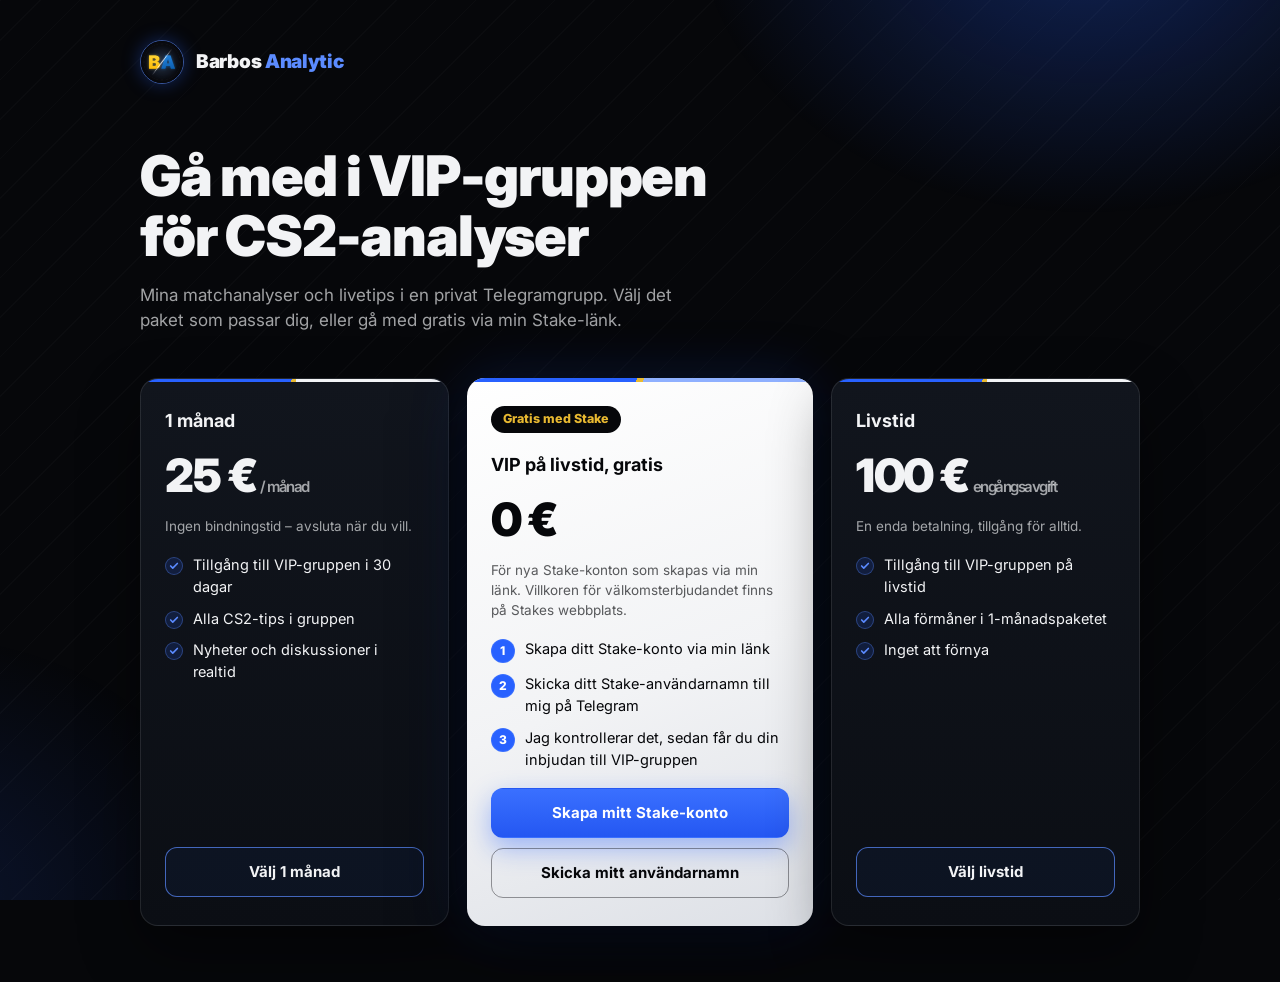
<file: sv/vip/index.html>
<!doctype html>
<html lang="sv">
<head>
<meta charset="utf-8">
<meta name="viewport" content="width=device-width, initial-scale=1">
<title>VIP-tillgång · Barbos Analytic</title>
<link rel="preconnect" href="https://fonts.googleapis.com">
<link href="https://fonts.googleapis.com/css2?family=Inter:wght@400;500;600;700;800;900&display=swap" rel="stylesheet">
<link rel="icon" href="../images/logo.jpg">
<meta name="theme-color" content="#06070A">
<style>
  :root{
    --bg:#06070A; --panel:#0E1117; --line:rgba(242,243,245,.10);
    --blue:#2861FF; --blue-hi:#5B8BFF; --blue-soft:rgba(40,97,255,.16);
    --gold:#E8B931; --gold-soft:rgba(232,185,49,.16);
    --white:#F2F3F5;
    --text:#F2F3F5; --muted:rgba(242,243,245,.66);
    --split:linear-gradient(100deg,var(--blue) 0 49%,var(--gold) 49% 50.4%,var(--white) 50.4% 100%);
    --serif:'Inter',system-ui,-apple-system,'Segoe UI',Roboto,Arial,sans-serif; --sans:'Inter',system-ui,-apple-system,'Segoe UI',Roboto,Arial,sans-serif;
  }
  *{box-sizing:border-box}
  html{scroll-behavior:smooth}
  body{margin:0;background:var(--bg);color:var(--text);font-family:var(--sans);line-height:1.5;-webkit-font-smoothing:antialiased}
  a{color:inherit;text-decoration:none}
  .glow{position:fixed;inset:0;pointer-events:none;z-index:0;
    background:
      radial-gradient(560px 420px at 85% -80px,rgba(40,97,255,.32),rgba(40,97,255,0) 70%),
      radial-gradient(460px 380px at -80px 100%,rgba(40,97,255,.14),rgba(40,97,255,0) 70%),
      repeating-linear-gradient(135deg,rgba(242,243,245,.022) 0 1px,transparent 1px 28px)}
  .wrap{position:relative;z-index:1;max-width:1040px;margin:0 auto;padding:40px 20px 56px}

  header a{display:inline-flex;align-items:center;gap:12px}
  header img{width:44px;height:44px;border-radius:50%;object-fit:cover;border:1.5px solid rgba(91,139,255,.6);box-shadow:0 0 18px rgba(40,97,255,.35)}
  header b{font-family:var(--serif);font-size:19px;font-weight:900;letter-spacing:-.3px}
  header b span{color:var(--blue-hi)}

  .hero{max-width:640px;margin:56px 0 44px}
  h1{margin:0 0 16px;font-family:var(--serif);font-size:clamp(34px,6vw,56px);line-height:1.08;font-weight:900;letter-spacing:-1.2px}
  .hero p{margin:0;font-size:17px;color:var(--muted);max-width:52ch}

  .plans{display:grid;gap:18px;grid-template-columns:1fr 1.12fr 1fr;align-items:stretch}
  .plan{position:relative;overflow:hidden;display:flex;flex-direction:column;gap:18px;padding:28px 24px;border-radius:18px;
    background:linear-gradient(180deg,#11151D 0%,#0B0E14 100%);border:1px solid var(--line);box-shadow:0 24px 60px rgba(0,0,0,.45)}
  .plan::before{content:"";position:absolute;left:0;right:0;top:0;height:3px;background:var(--split)}
  .plan h2{margin:0;font-size:18px;font-weight:700}
  .price{font-family:var(--serif);font-size:46px;font-weight:900;line-height:1;letter-spacing:-1.5px}
  .price small{font-family:var(--sans);font-size:15px;font-weight:600;color:var(--muted);margin-left:4px}
  .sub{margin:0;font-size:13.5px;color:var(--muted)}
  ul{margin:0;padding:0;list-style:none;display:flex;flex-direction:column;gap:10px;flex:1}
  li{display:flex;gap:10px;font-size:14.5px}
  li::before{content:"";flex:none;width:16px;height:16px;margin-top:3px;border-radius:50%;
    border:1px solid rgba(91,139,255,.35);
    background:var(--blue-soft) url("data:image/svg+xml,%3Csvg xmlns='http://www.w3.org/2000/svg' viewBox='0 0 24 24' fill='none' stroke='%235B8BFF' stroke-width='4' stroke-linecap='round' stroke-linejoin='round'%3E%3Cpolyline points='20 6 9 17 4 12'/%3E%3C/svg%3E") center/10px no-repeat}

  .btn{display:flex;align-items:center;justify-content:center;min-height:50px;padding:0 16px;border-radius:12px;font-weight:700;font-size:15px;text-align:center;
    border:1.5px solid rgba(91,139,255,.7);background:rgba(40,97,255,.06);color:var(--white);transition:transform .15s ease,box-shadow .15s ease}
  .btn:hover{transform:translateY(-2px);box-shadow:0 8px 20px rgba(40,97,255,.35)}
  .btn:active{transform:none;box-shadow:none}
  .btn:focus-visible{outline:3px solid var(--text);outline-offset:3px}
  .btn.solid{background:linear-gradient(180deg,#3A70FF,#2457F2);border-color:transparent;color:#fff;box-shadow:0 10px 26px rgba(40,97,255,.4)}
  .btn.ghost{border-color:rgba(6,7,10,.4);background:transparent;color:var(--bg)}

  .plan.free{position:relative;overflow:hidden;background:linear-gradient(160deg,#FFFFFF 0%,#F2F3F5 55%,#DDE0E6 100%);color:var(--bg);border:none;
    box-shadow:0 28px 70px rgba(0,0,0,.55),0 0 60px rgba(40,97,255,.18)}
  .plan.free::before{content:"";position:absolute;left:0;right:0;top:0;height:4px;
    background:linear-gradient(100deg,var(--blue) 0 49%,var(--gold) 49% 51%,#8FB0FF 51% 100%)}
  .plan.free .sub{color:rgba(6,7,10,.66)}
  .plan.free li::before{background-color:rgba(40,97,255,.14)}
  .plan.free .steps li::before{background-color:var(--blue);color:#fff}
  .tag{align-self:flex-start;padding:4px 12px;border-radius:999px;background:var(--bg);color:var(--gold);font-size:12.5px;font-weight:800}
  .steps{counter-reset:s}
  .steps li{counter-increment:s}
  .steps li::before{content:counter(s);display:flex;align-items:center;justify-content:center;width:22px;height:22px;margin-top:1px;
    background:var(--blue);color:#fff;font-size:12px;font-weight:800}
  .actions{display:flex;flex-direction:column;gap:10px}

  @media (max-width:860px){
    .plans{grid-template-columns:1fr}
    .plan.free{order:-1}
    .hero{margin:40px 0 32px}
  }
</style>
</head>
<body>
<div class="glow"></div>
<div class="wrap">

  <header>
    <a href="../">
      <img src="../images/logo.jpg" alt="">
      <b>Barbos <span>Analytic</span></b>
    </a>
  </header>

  <section class="hero">
    <h1>Gå med i VIP-gruppen för CS2-analyser</h1>
    <p>Mina matchanalyser och livetips i en privat Telegramgrupp. Välj det paket som passar dig, eller gå med gratis via min Stake-länk.</p>
  </section>

  <section class="plans">

    <article class="plan">
      <h2>1 månad</h2>
      <div class="price">25 €<small>/ månad</small></div>
      <p class="sub">Ingen bindningstid – avsluta när du vill.</p>
      <ul>
        <li>Tillgång till VIP-gruppen i 30 dagar</li>
        <li>Alla CS2-tips i gruppen</li>
        <li>Nyheter och diskussioner i realtid</li>
      </ul>
      <a class="btn" href="https://t.me/Barbos_Analytic?text=Jag%20vill%20g%C3%A5%20med%20i%20VIP-gruppen%20i%201%20m%C3%A5nad" target="_blank" rel="noopener">Välj 1 månad</a>
    </article>

    <article class="plan free">
      <span class="tag">Gratis med Stake</span>
      <h2>VIP på livstid, gratis</h2>
      <div class="price">0 €</div>
      <p class="sub">För nya Stake-konton som skapas via min länk. Villkoren för välkomsterbjudandet finns på Stakes webbplats.</p>
      <ul class="steps">
        <li>Skapa ditt Stake-konto via min länk</li>
        <li>Skicka ditt Stake-användarnamn till mig på Telegram</li>
        <li>Jag kontrollerar det, sedan får du din inbjudan till VIP-gruppen</li>
      </ul>
      <div class="actions">
        <a class="btn solid" href="https://stake.bet/?c=BarbosAnalytics&offer=barbosanalytic" target="_blank" rel="noopener sponsored">Skapa mitt Stake-konto</a>
        <a class="btn ghost" href="https://t.me/Barbos_Analytic?text=Hej%2C%20h%C3%A4r%20%C3%A4r%20mitt%20Stake-anv%C3%A4ndarnamn%3A%20" target="_blank" rel="noopener">Skicka mitt användarnamn</a>
      </div>
    </article>

    <article class="plan">
      <h2>Livstid</h2>
      <div class="price">100 €<small>engångsavgift</small></div>
      <p class="sub">En enda betalning, tillgång för alltid.</p>
      <ul>
        <li>Tillgång till VIP-gruppen på livstid</li>
        <li>Alla förmåner i 1-månadspaketet</li>
        <li>Inget att förnya</li>
      </ul>
      <a class="btn" href="https://t.me/Barbos_Analytic?text=Jag%20vill%20g%C3%A5%20med%20i%20VIP-gruppen%20p%C3%A5%20livstid" target="_blank" rel="noopener">Välj livstid</a>
    </article>

  </section>

</div>
</body>
</html>
</file>
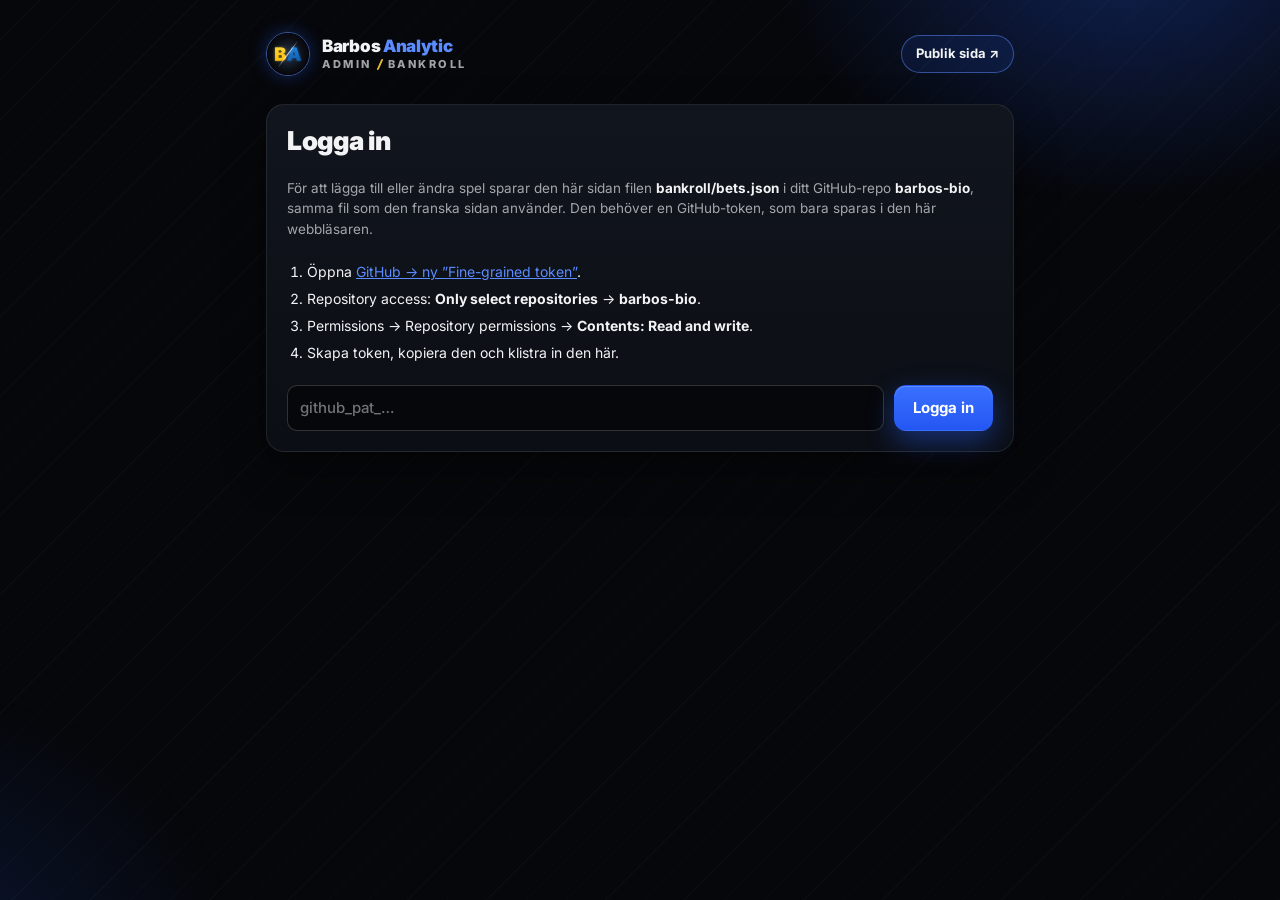
<file: sv/bankroll/admin/index.html>
<!doctype html>
<html lang="sv">
<head>
<meta charset="utf-8">
<meta name="viewport" content="width=device-width, initial-scale=1">
<meta name="robots" content="noindex, nofollow">
<title>Bankroll-admin · Barbos Analytic</title>
<link rel="icon" href="../../images/logo.jpg">
<link rel="preconnect" href="https://fonts.googleapis.com">
<link href="https://fonts.googleapis.com/css2?family=Inter:wght@400;500;600;700;800;900&display=swap" rel="stylesheet">
<meta name="theme-color" content="#06070A">
<link rel="stylesheet" href="/bankroll/assets/bankroll.css?v=2">
<style>
  .app{display:flex;flex-direction:column;gap:22px}
  .app[hidden],[hidden]{display:none !important}
  .card > .section{margin-bottom:14px}
  #summary .stats{grid-template-columns:repeat(4,1fr)}
  @media (max-width:560px){ #summary .stats{grid-template-columns:repeat(2,1fr)} }
  .note{margin:0;font-size:13.5px;color:var(--muted)}
  .note b{color:var(--text)}
  .howto{margin:0;padding-left:20px;display:flex;flex-direction:column;gap:6px;font-size:14px}
  .howto a{color:var(--blue-hi);text-decoration:underline}
  .local-badge{align-self:flex-start;padding:6px 12px;border-radius:999px;background:rgba(250,178,25,.14);font-size:12.5px;font-weight:700}

  .form{display:grid;grid-template-columns:1fr 1fr;gap:12px}
  .form label{display:flex;flex-direction:column;gap:5px;font-size:12.5px;font-weight:700;color:var(--muted)}
  .form .wide{grid-column:1 / -1}
  .form input,.form select,.search{width:100%;min-height:44px;padding:10px 12px;border-radius:10px;
    background:var(--bg);border:1px solid var(--line-strong);font-size:15px;font-weight:500;color:var(--text)}
  .form input:focus,.form select:focus,.search:focus{outline:none;border-color:var(--blue-hi);box-shadow:0 0 0 3px rgba(40,97,255,.18)}
  .form input::placeholder,.search::placeholder{color:var(--faint)}
  input[type=date]{color-scheme:dark}
  .row{display:flex;gap:10px;flex-wrap:wrap}
  .row > input{flex:1 1 220px}

  .btn{display:inline-flex;align-items:center;justify-content:center;min-height:46px;padding:0 18px;border-radius:12px;cursor:pointer;
    border:1.5px solid rgba(91,139,255,.7);background:rgba(40,97,255,.06);color:var(--white);font-size:15px;font-weight:700}
  .btn.solid{background:linear-gradient(180deg,#3A70FF 0%,#2457F2 100%);border-color:transparent;color:#fff;
    box-shadow:0 10px 28px rgba(40,97,255,.42),inset 0 1px 0 rgba(255,255,255,.18)}
  .btn:hover{box-shadow:0 6px 18px rgba(40,97,255,.35);border-color:var(--blue-hi)}
  .btn:disabled{opacity:.5;cursor:wait}

  .bet-actions{flex-basis:100%;display:flex;flex-wrap:wrap;gap:6px;padding-top:10px;margin-top:4px;border-top:1px solid var(--line)}
  .mini{min-height:36px;padding:0 12px;border-radius:9px;border:1px solid var(--line-strong);background:var(--panel-2);
    font-size:13px;font-weight:700;cursor:pointer}
  .mini:hover{border-color:var(--blue-hi)}
  .mini-won{border-color:rgba(12,163,12,.6)} .mini-lost{border-color:rgba(208,59,59,.6)}
  .mini-danger{margin-left:auto;color:var(--neg);background:transparent}

  .toast{position:fixed;left:50%;bottom:16px;z-index:10;transform:translateX(-50%);width:max-content;max-width:calc(100% - 32px);
    padding:11px 16px;border-radius:12px;background:#0B0D12;border:1px solid var(--line-strong);box-shadow:0 12px 30px rgba(0,0,0,.5);
    font-size:14px;font-weight:600}
  .toast.ok{border-color:rgba(12,163,12,.7)}
  .toast.error{border-color:rgba(208,59,59,.8)}
  .linkbtn{background:none;border:none;padding:0;color:var(--muted);text-decoration:underline;cursor:pointer;font-size:13px}
  .editing{outline:2px solid var(--blue-hi);outline-offset:-1px}

  .type-switch{display:grid;grid-template-columns:1fr 1fr;gap:4px;padding:4px;border-radius:12px;background:var(--bg);border:1px solid var(--line-strong)}
  .form .type-switch label{position:relative;display:block}
  .form .type-switch input{position:absolute;inset:0;width:100%;height:100%;min-height:0;margin:0;padding:0;opacity:0;cursor:pointer}
  .type-switch span{display:flex;align-items:center;justify-content:center;min-height:40px;border-radius:9px;font-size:14px;font-weight:700;color:var(--muted)}
  .type-switch input:checked + span{background:var(--blue);color:#fff}
  .type-switch input:focus-visible + span{outline:2px solid var(--blue-hi);outline-offset:2px}
  .subgrid{display:grid;grid-template-columns:1fr 1fr;gap:12px}
  .combo-fields{display:flex;flex-direction:column;gap:12px}
  .legs-edit{display:flex;flex-direction:column;gap:10px}
  .leg-edit{display:grid;grid-template-columns:1fr 1fr;gap:10px;padding:14px;border-radius:12px;background:var(--panel-2);border:1px solid var(--line)}
  .leg-head{grid-column:1 / -1;display:flex;align-items:center;justify-content:space-between;font-size:14px}
  .combo-foot{align-items:center;justify-content:space-between}
  .combo-total{font-size:14px;color:var(--muted)}
  .combo-total b{font-size:17px;color:var(--gold)}
  .leg-actions{flex-basis:100%;display:flex;flex-wrap:wrap;gap:6px;padding:4px 0 2px 22px}
  .leg-actions .mini{min-height:32px;padding:0 10px;font-size:12.5px}

  .form .vip-toggle{flex-direction:row;align-items:center;gap:10px;padding:10px 14px;border-radius:12px;cursor:pointer;
    background:var(--bg);border:1px solid var(--line-strong);font-size:14px;font-weight:700;color:var(--text)}
  .form .vip-toggle input{flex:none;width:20px;height:20px;min-height:0;margin:0;padding:0;accent-color:var(--gold);cursor:pointer}
  .form .vip-toggle small{display:block;font-size:12.5px;font-weight:500;color:var(--muted)}
  .form .vip-toggle:has(input:checked){border-color:rgba(232,185,49,.7);background:rgba(232,185,49,.07)}
  .vip-card{display:flex;flex-direction:column;gap:12px;border-color:rgba(232,185,49,.45)}
  .vip-card > .section{margin-bottom:0}
</style>
</head>
<body>
<div class="glow"></div>
<div class="wrap">

  <header class="top">
    <div class="brand">
      <img src="../../images/logo.jpg" alt="">
      <div><b>Barbos <span>Analytic</span></b><small>Admin <i aria-hidden="true"></i> Bankroll</small></div>
    </div>
    <a class="top-link" href="../" target="_blank" rel="noopener">Publik sida ↗</a>
  </header>

  <section id="login" class="card app" hidden>
    <h1 class="detail-title">Logga in</h1>
    <p class="note">För att lägga till eller ändra spel sparar den här sidan filen <b>bankroll/bets.json</b> i ditt GitHub-repo <b>barbos-bio</b>, samma fil som den franska sidan använder. Den behöver en GitHub-token, som bara sparas i den här webbläsaren.</p>
    <ol class="howto">
      <li>Öppna <a href="https://github.com/settings/personal-access-tokens/new" target="_blank" rel="noopener">GitHub → ny ”Fine-grained token”</a>.</li>
      <li>Repository access: <b>Only select repositories</b> → <b>barbos-bio</b>.</li>
      <li>Permissions → Repository permissions → <b>Contents: Read and write</b>.</li>
      <li>Skapa token, kopiera den och klistra in den här.</li>
    </ol>
    <form id="loginForm" class="row">
      <input id="token" class="search" type="password" autocomplete="off" spellcheck="false" placeholder="github_pat_…" required aria-label="GitHub-token">
      <button class="btn solid" type="submit">Logga in</button>
    </form>
  </section>

  <div id="app" class="app" hidden>
    <span id="localBadge" class="local-badge" hidden>Lokalt testläge: inget skickas till GitHub</span>
    <div id="summary"></div>

    <section id="vipCard" class="card vip-card" hidden>
      <h2 class="section">VIP-spel</h2>
      <p class="note" id="vipText"></p>
      <form id="vipForm" class="row" autocomplete="off">
        <input id="vipPass" class="search" type="password" autocomplete="new-password" placeholder="VIP-lösenord" aria-label="VIP-lösenord" required>
        <input id="vipConfirm" class="search" type="password" autocomplete="new-password" placeholder="Bekräfta lösenordet" aria-label="Bekräfta lösenordet" required>
        <button id="vipBtn" class="btn solid" type="submit">Lås upp</button>
      </form>
    </section>

    <section id="formCard" class="card">
      <h2 class="section" id="formTitle">Nytt spel</h2>
      <form id="betForm" class="form" autocomplete="off">
        <div class="wide type-switch" role="radiogroup" aria-label="Speltyp">
          <label><input type="radio" name="type" value="single" checked><span>Singelspel</span></label>
          <label><input type="radio" name="type" value="combo"><span>Kombinationsspel</span></label>
        </div>
        <label class="wide vip-toggle">
          <input type="checkbox" name="vip">
          <span class="vip-badge" aria-hidden="true"><svg viewBox="0 0 24 24" width="11" height="11"><path d="M3 7.5l4.6 3.9L12 4l4.4 7.4L21 7.5 19.2 18H4.8z"/></svg>VIP</span>
          <span>VIP-spel<small>Dolt på den publika sidan tills det har ett resultat.</small></span>
        </label>
        <label>Datum <input name="date" type="date" required></label>
        <label><span>Insats (<span class="unit-label">€</span>)</span> <input name="stake" type="number" step="0.01" min="0.01" inputmode="decimal" required placeholder="10"></label>
        <label class="wide">Turnering <input name="tournament" list="tournamentList" required placeholder="IEM Chengdu 2026"></label>

        <div id="singleFields" class="wide subgrid">
          <label class="wide">Match <input name="match" required placeholder="Vitality vs MOUZ"></label>
          <label class="wide">Spel <input name="pick" required placeholder="Vitality gagne · +1,5 map · Over 2,5 maps…"></label>
          <p class="note wide">Skriv spelet på franska, t.ex. <b>Vitality gagne</b> eller <b>Vitality Vainqueur</b>. Filen delas med den franska sidan, som visar texten som den är, och den svenska sidan översätter automatiskt till <b>Vitality vinner</b>.</p>
          <label>Odds <input name="odds" type="number" step="0.01" min="1.01" inputmode="decimal" required placeholder="1.85"></label>
          <label>Resultat
            <select name="result">
              <option value="pending">Väntar</option>
              <option value="won">Vunnet</option>
              <option value="lost">Förlorat</option>
              <option value="void">Återbetalt</option>
            </select>
          </label>
        </div>

        <div id="comboFields" class="wide combo-fields" hidden>
          <p class="note">Lägg till varje val med sitt odds, och skriv spelet på franska (t.ex. <b>NAVI gagne</b>). När en match är klar anger du resultatet för det valet: kombinationens resultat och totalodds räknas ut automatiskt. Om valen kommer från flera turneringar kan du till exempel skriva ”Multi-tournois” som turnering.</p>
          <div id="legs" class="legs-edit"></div>
          <div class="row combo-foot">
            <button id="addLeg" class="mini" type="button">+ Lägg till ett val</button>
            <span class="combo-total">Totalodds: <b id="comboOdds">—</b></span>
          </div>
        </div>
        <div class="wide row">
          <button id="submitBtn" class="btn solid" type="submit">Lägg till spelet</button>
          <button id="cancelEdit" class="btn" type="button" hidden>Avbryt</button>
        </div>
      </form>
      <datalist id="tournamentList"></datalist>
    </section>

    <section class="block">
      <h2 class="section" id="pendingTitle">Väntar på resultat</h2>
      <div id="pending"></div>
    </section>

    <section class="block">
      <h2 class="section">Avgjorda spel</h2>
      <input id="search" class="search" type="search" placeholder="Sök efter ett lag, en turnering…" aria-label="Sök efter ett spel">
      <div id="history"></div>
    </section>

    <section class="card">
      <h2 class="section">Inställningar</h2>
      <form id="settingsForm" class="form">
        <label class="wide">Startbankroll (€) <input name="startBankroll" type="number" step="0.01" min="0" inputmode="decimal" required></label>
        <div class="wide"><button class="btn" type="submit">Spara inställningarna</button></div>
      </form>
      <p class="note" id="vipStatus" hidden>VIP-lösenordet är sparat i den här webbläsaren. <button id="vipForget" class="linkbtn" type="button">Glöm det</button></p>
    </section>

    <p class="note"><button id="logout" class="linkbtn" type="button">Logga ut från den här webbläsaren</button></p>
  </div>
</div>
<div id="toast" class="toast" role="status" aria-live="polite" hidden></div>

<script src="/bankroll/assets/vault.js?v=2"></script>
<script src="../assets/bankroll.js?v=2"></script>
<script>
(function () {
  'use strict';
  var B = window.Bankroll, V = window.BankrollVault, el = B.el;
  var OWNER = 'TlbABHG', REPO = 'barbos-bio', BRANCH = 'main', FILE = 'bankroll/bets.json';
  var API = 'https://api.github.com/repos/' + OWNER + '/' + REPO + '/contents/' + FILE;
  var TOKEN_KEY = 'barbos-bankroll-token', LOCAL_KEY = 'barbos-bankroll-local', VIP_KEY = 'barbos-bankroll-vip';
  // Sur localhost avec ?local, les paris restent dans ce navigateur : pratique pour tester sans toucher au site.
  var LOCAL = /^(localhost|127\.0\.0\.1)$/.test(location.hostname) && /[?&]local\b/.test(location.search);

  var $ = function (id) { return document.getElementById(id); };
  var form = $('betForm'), settingsForm = $('settingsForm');
  // vault : coffre chiffré des paris VIP en attente, tel qu'il est dans bets.json.
  // pass : mot de passe VIP, seulement quand le coffre est ouvert (ou pas encore créé).
  var state = { data: null, sha: null, editId: null, queue: Promise.resolve(), vault: null, pass: null, hiddenJson: null, afterVip: null };
  var token = storage('get', TOKEN_KEY) || '';

  function storage(op, key, value) {
    try {
      if (op === 'get') return localStorage.getItem(key);
      if (op === 'set') localStorage.setItem(key, value);
      if (op === 'remove') localStorage.removeItem(key);
    } catch (e) { /* stockage bloqué : le token ne sera simplement pas mémorisé */ }
    return null;
  }

  /* ---------- Lecture / écriture du fichier ---------- */

  function toBase64(str) {
    var bytes = new TextEncoder().encode(str), bin = '';
    for (var i = 0; i < bytes.length; i++) bin += String.fromCharCode(bytes[i]);
    return btoa(bin);
  }
  function fromBase64(b64) {
    var bin = atob(b64.replace(/\s/g, ''));
    return new TextDecoder().decode(Uint8Array.from(bin, function (c) { return c.charCodeAt(0); }));
  }

  function github(method, body) {
    var headers = { Authorization: 'Bearer ' + token, Accept: 'application/vnd.github+json', 'X-GitHub-Api-Version': '2022-11-28' };
    if (body) headers['Content-Type'] = 'application/json';
    var url = API + (method === 'GET' ? '?ref=' + BRANCH + '&t=' + Date.now() : '');
    return fetch(url, { method: method, headers: headers, cache: 'no-store', body: body ? JSON.stringify(body) : undefined })
      .then(function (r) {
        return r.json().catch(function () { return {}; }).then(function (j) {
          if (r.ok) return j;
          var e = new Error(j.message || 'Fel ' + r.status);
          e.status = r.status;
          throw e;
        });
      });
  }

  var store = LOCAL ? {
    load: function () {
      var saved = storage('get', LOCAL_KEY);
      if (saved) return Promise.resolve({ data: JSON.parse(saved), sha: 'local' });
      return fetch('/bankroll/bets.json', { cache: 'no-store' }).then(function (r) { return r.json(); })
        .then(function (d) { return { data: d, sha: 'local' }; });
    },
    save: function (data) { storage('set', LOCAL_KEY, JSON.stringify(data)); return Promise.resolve('local'); }
  } : {
    load: function () {
      return github('GET').then(function (j) { return { data: JSON.parse(fromBase64(j.content)), sha: j.sha }; });
    },
    save: function (data, sha, message) {
      return github('PUT', { message: message, content: toBase64(JSON.stringify(data, null, 2) + '\n'), sha: sha, branch: BRANCH })
        .then(function (j) { return j.content.sha; });
    }
  };

  function explain(e) {
    if (e.crypto) return 'Det gick inte att kryptera VIP-spelen i den här webbläsaren.';
    if (!e.status) return 'Kunde inte nå GitHub. Kontrollera din internetanslutning.';
    if (e.status === 401) return 'Token nekades (ogiltig eller utgången). Logga in med en ny token.';
    if (e.status === 403 || e.status === 404) return 'Den här token har inte åtkomst till bankroll/bets.json i barbos-bio. Den behöver ”Contents: Read and write” för det här repot.';
    if (e.status === 409 || e.status === 422) return 'Filen har ändrats någon annanstans under tiden. Spelen har laddats om: gör om din senaste åtgärd.';
    return 'GitHub-fel: ' + e.message;
  }

  var toastTimer;
  function toast(kind, msg) {
    var t = $('toast');
    clearTimeout(toastTimer);
    if (!msg) { t.hidden = true; return; }
    t.className = 'toast ' + (kind || '');
    t.textContent = msg;
    t.hidden = false;
    if (kind === 'ok') toastTimer = setTimeout(function () { t.hidden = true; }, 4000);
  }

  function load() {
    toast('', 'Laddar spel…');
    return store.load().then(function (res) {
      state.data = B.normalize(res.data);
      state.sha = res.sha;
      state.vault = (res.data && res.data.vipVault) || null;
      state.data.bets.forEach(function (b) { if (!b.id) b.id = newId(); });
      // Rechargement (conflit) : on rouvre le coffre relu, sinon il serait réécrit vide.
      var saved = storage('get', VIP_KEY) || state.pass;
      state.pass = null;
      state.hiddenJson = null;
      return unlock(saved).then(function (ok) {
        if (saved && !ok) storage('remove', VIP_KEY);
        $('login').hidden = true;
        $('app').hidden = false;
        toast();
        render();
        if (state.vault && !ok) {
          askVip(null, true, saved ? 'VIP-lösenordet som är sparat i den här webbläsaren fungerar inte längre. ' : '');
        }
      });
    }, function (e) {
      if (e.status === 401 || e.status === 403 || e.status === 404) logout(false);
      toast('error', explain(e));
    });
  }

  /* ---------- Paris VIP : coffre chiffré ---------- */

  // Ouvre le coffre avec ce mot de passe et ajoute ses paris à la liste.
  // Sans coffre, tout mot de passe est accepté : il deviendra celui du coffre.
  function unlock(pass) {
    if (!pass) return Promise.resolve(false);
    var opened = state.vault ? V.open(state.vault, pass) : Promise.resolve([]);
    return opened.then(function (bets) {
      var hidden = B.normalize({ bets: bets }).bets;
      hidden.forEach(function (b) { if (!b.id) b.id = newId(); });
      state.data.bets = state.data.bets.concat(hidden);
      state.pass = pass;
      state.hiddenJson = JSON.stringify(state.data.bets.filter(B.isPrivate));
      return true;
    }, function () { return false; });
  }

  // Contenu publié : les paris VIP en attente vont dans le coffre, jamais en clair.
  function toFile(next) {
    var hidden = next.bets.filter(B.isPrivate), json = JSON.stringify(hidden);
    var file = { settings: next.settings, bets: next.bets.filter(function (b) { return !B.isPrivate(b); }) };
    if (!state.pass || (state.vault && json === state.hiddenJson)) {
      if (state.vault) file.vipVault = state.vault;  // coffre verrouillé ou inchangé : recopié tel quel
      return Promise.resolve(file);
    }
    if (!state.vault && !hidden.length) return Promise.resolve(file);
    return V.seal(hidden, state.pass, state.vault).then(function (vault) {
      file.vipVault = vault;
      return file;
    }, function () {
      var e = new Error('chiffrement impossible');
      e.crypto = true;
      throw e;
    });
  }

  // Nom utilisé dans les commits (publics) : un pari VIP en attente reste anonyme.
  function nameOf(bet) { return B.isPrivate(bet) ? 'VIP-spel' : B.betTitle(bet); }

  // then : action à relancer une fois le coffre ouvert. quiet : ne pas faire défiler la page.
  function askVip(then, quiet, prefix) {
    var create = !state.vault;
    state.afterVip = then || null;
    $('vipText').textContent = (prefix || '') + (create
      ? 'Välj ett VIP-lösenord (minst 8 tecken). Det krypterar dina väntande VIP-spel så att ingen annan kan läsa dem före resultatet. Skriv ner det: utan lösenordet går väntande VIP-spel inte att läsa.'
      : 'Dina väntande VIP-spel är krypterade: ingen kan läsa dem utan ditt VIP-lösenord. Ange det för att se dem, lägga till nya eller ange resultat.');
    $('vipConfirm').hidden = !create;
    $('vipConfirm').disabled = !create;
    $('vipBtn').textContent = create ? 'Spara lösenordet' : 'Lås upp';
    $('vipCard').hidden = false;
    if (!quiet) {
      $('vipCard').scrollIntoView({ behavior: 'smooth', block: 'start' });
      $('vipPass').focus({ preventScroll: true });
    }
  }

  $('vipForm').addEventListener('submit', function (e) {
    e.preventDefault();
    var pass = $('vipPass').value, create = !state.vault, btn = $('vipBtn');
    if (create && pass.length < 8) { toast('error', 'Välj minst 8 tecken.'); return; }
    if (create && pass !== $('vipConfirm').value) { toast('error', 'Lösenorden matchar inte.'); return; }
    btn.disabled = true;
    toast('', 'Kontrollerar…');
    unlock(pass).then(function (ok) {
      btn.disabled = false;
      if (!ok) { toast('error', 'Fel VIP-lösenord.'); return; }
      storage('set', VIP_KEY, pass);
      $('vipPass').value = '';
      $('vipConfirm').value = '';
      $('vipCard').hidden = true;
      toast('ok', create ? 'VIP-lösenordet är sparat.' : 'VIP-spelen är upplåsta.');
      render();
      var then = state.afterVip;
      state.afterVip = null;
      if (then) then();
    });
  });

  $('vipForget').addEventListener('click', function () {
    storage('remove', VIP_KEY);
    location.reload();
  });

  // Chaque action = un enregistrement (un commit). Les actions passent l'une après l'autre.
  function commit(mutate, message) {
    state.queue = state.queue.then(function () {
      var next = JSON.parse(JSON.stringify(state.data)), file;
      mutate(next);
      if (!state.pass && next.bets.some(B.isPrivate)) {
        askVip();
        toast('error', 'Lås först upp VIP-spelen med ditt VIP-lösenord.');
        return false;
      }
      next.settings.updatedAt = new Date().toISOString();
      toast('', 'Sparar…');
      return toFile(next).then(function (f) {
        file = f;
        return store.save(file, state.sha, message);
      }).then(function (sha) {
        state.data = next;
        state.sha = sha;
        state.vault = file.vipVault || null;
        if (state.pass) state.hiddenJson = JSON.stringify(next.bets.filter(B.isPrivate));
        render();
        toast('ok', LOCAL ? 'Sparat (lokalt test).' : 'Sparat. Syns på de publika sidorna (svenska och franska) inom 1–2 minuter.');
        return true;
      }, function (e) {
        if (e.status === 409 || e.status === 422) return load().then(function () { toast('error', explain(e)); return false; });
        if (e.status === 401) logout(false);
        toast('error', explain(e));
        return false;
      });
    });
    return state.queue;
  }

  function newId() { return 'b' + Date.now().toString(36) + Math.random().toString(36).slice(2, 6); }
  function find(data, id) { return data.bets.filter(function (b) { return b.id === id; })[0]; }

  /* ---------- Affichage ---------- */

  function render() {
    var d = state.data, unit = d.settings.unit, s = B.stats(d.bets);
    var pending = d.bets.filter(function (b) { return b.result === 'pending'; });

    B.fill($('summary'), [B.statTiles(s, unit, [
      ['Resultat', B.signed(s.profit, unit), B.tone(s.profit)],
      ['Bankroll', B.money(d.settings.startBankroll + s.profit, unit)],
      ['Spel', String(d.bets.length), null, pending.length ? pending.length + ' väntar' : null],
      ['Totalt insatt', B.money(s.staked, unit)]
    ])]);

    document.querySelectorAll('.unit-label').forEach(function (n) { n.textContent = unit; });
    var names = Array.from(B.byTournament(d.bets).keys()).reverse();
    B.fill($('tournamentList'), names.map(function (n) { return el('option', { value: n }); }));

    $('pendingTitle').textContent = 'Väntar på resultat (' + pending.length + ')';
    B.fill($('pending'), [B.betList(pending, unit, { limit: 100, actions: actionsFor, legActions: legActionsFor, emptyText: 'Inga spel väntar.' })]);
    renderHistory();

    if (!settingsForm.contains(document.activeElement)) {
      settingsForm.elements.startBankroll.value = d.settings.startBankroll;
    }
    $('vipStatus').hidden = !state.pass;
  }

  function renderHistory() {
    var d = state.data, q = $('search').value.trim().toLowerCase();
    var done = d.bets.filter(function (b) {
      if (b.result === 'pending') return false;
      var text = [b.match, b.tournament, b.pick, b.date].concat((b.legs || []).map(function (l) { return l.match + ' ' + l.pick; }));
      return !q || text.join(' ').toLowerCase().indexOf(q) >= 0;
    });
    B.fill($('history'), [B.betList(done, d.settings.unit, {
      limit: 30, actions: actionsFor, legActions: legActionsFor,
      emptyText: q ? 'Inga spel matchar sökningen.' : 'Inga avgjorda spel ännu.'
    })]);
  }

  function resultButtons(onPick) {
    return [['won', '✓ Vunnet'], ['lost', '✕ Förlorat'], ['void', '↺ Återbetalt']].map(function (r) {
      return el('button', { type: 'button', class: 'mini mini-' + r[0], text: r[1], onclick: function () { onPick(r[0]); } });
    });
  }

  // Le résultat d'un combiné se donne sélection par sélection (voir legActionsFor).
  function actionsFor(bet) {
    var buttons = bet.result === 'pending' && !B.isCombo(bet) ? resultButtons(function (r) { setResult(bet.id, r); }) : [];
    return el('div', { class: 'bet-actions' }, buttons.concat([
      el('button', { type: 'button', class: 'mini', text: 'Ändra', onclick: function () { edit(bet.id); } }),
      el('button', { type: 'button', class: 'mini mini-danger', text: 'Ta bort', onclick: function () { remove(bet.id); } })
    ]));
  }

  function legActionsFor(bet, i) {
    if (bet.legs[i].result !== 'pending') return null;
    return el('div', { class: 'leg-actions' }, resultButtons(function (r) { setLegResult(bet.id, i, r); }));
  }

  /* ---------- Actions ---------- */

  function setResult(id, result) {
    var bet = find(state.data, id);
    if (!bet) return;
    commit(function (d) { find(d, id).result = result; },
      'Bankroll: ' + B.betTitle(bet) + ' → ' + B.RESULTS[result].label.toLowerCase());
  }

  function setLegResult(id, i, result) {
    var bet = find(state.data, id);
    if (!bet) return;
    var after = JSON.parse(JSON.stringify(bet));
    after.legs[i].result = result;
    B.settleCombo(after);
    commit(function (d) { var b = find(d, id); b.legs[i].result = result; B.settleCombo(b); },
      B.isPrivate(after) ? 'Bankroll: VIP-spel uppdaterat'
        : 'Bankroll: kombination, ' + bet.legs[i].match + ' → ' + B.RESULTS[result].label.toLowerCase());
  }

  function remove(id) {
    var bet = find(state.data, id);
    if (!bet || !confirm('Ta bort spelet ”' + B.betTitle(bet) + ' · ' + B.betPick(bet) + '”?')) return;
    if (state.editId === id) resetForm(false);
    commit(function (d) { d.bets = d.bets.filter(function (b) { return b.id !== id; }); }, 'Bankroll: tog bort ' + nameOf(bet));
  }

  function edit(id) {
    var bet = find(state.data, id);
    if (!bet) return;
    state.editId = id;
    ['date', 'tournament', 'stake'].forEach(function (k) { form.elements[k].value = bet[k] == null ? '' : bet[k]; });
    form.elements.vip.checked = !!bet.vip;
    if (B.isCombo(bet)) setMode('combo', bet.legs);
    else {
      setMode('single', []);
      ['match', 'pick', 'odds', 'result'].forEach(function (k) { form.elements[k].value = bet[k] == null ? '' : bet[k]; });
    }
    $('formTitle').textContent = 'Ändra spelet';
    $('submitBtn').textContent = 'Spara ändringarna';
    $('cancelEdit').hidden = false;
    $('formCard').classList.add('editing');
    $('formCard').scrollIntoView({ behavior: 'smooth', block: 'start' });
  }

  // keep : garde la date, le tournoi et la mise pour enchaîner les saisies.
  function resetForm(keep) {
    var f = form.elements, kept = { date: f.date.value, tournament: f.tournament.value, stake: f.stake.value, vip: f.vip.checked, mode: currentMode() };
    form.reset();
    f.date.value = keep && kept.date ? kept.date : B.today();
    if (keep) { f.tournament.value = kept.tournament; f.stake.value = kept.stake; f.vip.checked = kept.vip; }
    setMode(keep ? kept.mode : 'single', []);
    state.editId = null;
    $('formTitle').textContent = 'Nytt spel';
    $('submitBtn').textContent = 'Lägg till spelet';
    $('cancelEdit').hidden = true;
    $('formCard').classList.remove('editing');
  }

  /* ---------- Combiné : saisie des sélections ---------- */

  function currentMode() { return form.querySelector('input[name="type"]:checked').value; }

  // legs : sélections à afficher (remplace les actuelles) ; sans legs, on garde celles déjà saisies.
  function setMode(mode, legs) {
    var combo = mode === 'combo';
    form.querySelector('input[name="type"][value="' + mode + '"]').checked = true;
    if (legs) { $('legs').replaceChildren(); legs.forEach(function (l) { addLeg(l); }); }
    while (combo && $('legs').children.length < 2) addLeg();
    $('singleFields').hidden = combo;
    $('comboFields').hidden = !combo;
    // Les champs masqués sont désactivés pour ne pas bloquer la validation du formulaire.
    $('singleFields').querySelectorAll('input, select').forEach(function (n) { n.disabled = combo; });
    $('comboFields').querySelectorAll('input, select').forEach(function (n) { n.disabled = !combo; });
    updateComboOdds();
  }

  function addLeg(leg) {
    leg = leg || {};
    var select = el('select', { class: 'leg-result' }, Object.keys(B.RESULTS).map(function (k) {
      return el('option', { value: k, text: B.RESULTS[k].label });
    }));
    select.value = B.RESULTS[leg.result] ? leg.result : 'pending';
    var row = el('div', { class: 'leg-edit' }, [
      el('div', { class: 'leg-head' }, [
        el('b', { class: 'leg-title' }),
        el('button', { type: 'button', class: 'linkbtn', text: 'Ta bort', onclick: function () { row.remove(); renumberLegs(); updateComboOdds(); } })
      ]),
      el('label', { class: 'wide' }, ['Match', el('input', { class: 'leg-match', required: true, placeholder: 'NAVI vs G2' })]),
      el('label', { class: 'wide' }, ['Spel', el('input', { class: 'leg-pick', required: true, placeholder: 'NAVI gagne' })]),
      el('label', null, ['Odds', el('input', { class: 'leg-odds', type: 'number', step: '0.01', min: '1.01', inputmode: 'decimal', required: true, placeholder: '1.85' })]),
      el('label', null, ['Resultat', select])
    ]);
    row.querySelector('.leg-match').value = leg.match || '';
    row.querySelector('.leg-pick').value = leg.pick || '';
    row.querySelector('.leg-odds').value = leg.odds == null ? '' : leg.odds;
    $('legs').appendChild(row);
    renumberLegs();
  }

  function renumberLegs() {
    Array.from($('legs').children).forEach(function (row, i) { row.querySelector('.leg-title').textContent = 'Val ' + (i + 1); });
  }

  function readLegs() {
    return Array.from($('legs').children).map(function (row) {
      return {
        match: row.querySelector('.leg-match').value.trim(),
        pick: row.querySelector('.leg-pick').value.trim(),
        odds: B.round2(parseFloat(row.querySelector('.leg-odds').value)),
        result: row.querySelector('.leg-result').value
      };
    });
  }

  function updateComboOdds() {
    var legs = readLegs(), ok = legs.length >= 2 && legs.every(function (l) { return l.odds > 1; });
    $('comboOdds').textContent = ok ? B.odds(B.settleCombo({ legs: legs }).odds) : '—';
  }

  form.querySelectorAll('input[name="type"]').forEach(function (r) {
    r.addEventListener('change', function () { setMode(r.value); });
  });
  $('legs').addEventListener('input', updateComboOdds);
  $('legs').addEventListener('change', updateComboOdds);
  $('addLeg').addEventListener('click', function () {
    addLeg();
    updateComboOdds();
    $('legs').lastChild.querySelector('.leg-match').focus();
  });

  form.addEventListener('submit', function (e) {
    e.preventDefault();
    var f = form.elements;
    var bet = { date: f.date.value, tournament: f.tournament.value.trim() };
    if (currentMode() === 'combo') {
      var legs = readLegs();
      if (legs.length < 2) { toast('error', 'Ett kombinationsspel måste ha minst 2 val.'); return; }
      if (!legs.every(function (l) { return l.odds > 1; })) { toast('error', 'Alla odds måste vara högre än 1.'); return; }
      bet.type = 'combo';
      bet.legs = legs;
    } else {
      bet.match = f.match.value.trim();
      bet.pick = f.pick.value.trim();
      bet.odds = B.round2(parseFloat(f.odds.value));
      bet.result = f.result.value;
      if (!(bet.odds > 1)) { toast('error', 'Oddset måste vara högre än 1.'); return; }
    }
    bet.stake = B.round2(parseFloat(f.stake.value));
    if (!(bet.stake > 0)) { toast('error', 'Insatsen måste vara större än 0.'); return; }
    if (f.vip.checked) bet.vip = true;
    if (bet.type === 'combo') B.settleCombo(bet);
    // Pari VIP en attente : il faut le mot de passe VIP pour le chiffrer avant l'envoi.
    if (B.isPrivate(bet) && !state.pass) { askVip(function () { $('submitBtn').click(); }); return; }
    var editId = state.editId, btn = $('submitBtn');
    btn.disabled = true;
    commit(function (d) {
      if (editId) {
        var i = d.bets.findIndex(function (b) { return b.id === editId; });
        if (i >= 0) d.bets[i] = Object.assign({ id: editId }, bet);
      } else {
        d.bets.push(Object.assign({ id: newId() }, bet));
      }
    }, (editId ? 'Bankroll: ändrade ' : 'Bankroll: nytt spel ') + nameOf(bet)).then(function (ok) {
      btn.disabled = false;
      if (!ok) return;
      resetForm(true);
      (currentMode() === 'combo' ? $('legs').querySelector('.leg-match') : f.match).focus();
    });
  });

  $('cancelEdit').addEventListener('click', function () { resetForm(false); });
  $('search').addEventListener('input', renderHistory);

  settingsForm.addEventListener('submit', function (e) {
    e.preventDefault();
    var start = B.round2(parseFloat(settingsForm.elements.startBankroll.value));
    if (!(start >= 0)) { toast('error', 'Startbankrollen måste vara ett positivt tal.'); return; }
    document.activeElement.blur();
    commit(function (d) { d.settings.startBankroll = start; d.settings.unit = '€'; }, 'Bankroll: inställningar');
  });

  $('loginForm').addEventListener('submit', function (e) {
    e.preventDefault();
    token = $('token').value.trim();
    storage('set', TOKEN_KEY, token);
    $('token').value = '';
    load();
  });

  function logout(reload) {
    token = '';
    storage('remove', TOKEN_KEY);
    storage('remove', VIP_KEY);
    if (reload) { location.reload(); return; }
    $('app').hidden = true;
    $('login').hidden = false;
  }
  $('logout').addEventListener('click', function () { logout(true); });

  resetForm(false);
  if (LOCAL) { $('localBadge').hidden = false; load(); }
  else if (token) load();
  else $('login').hidden = false;
})();
</script>
</body>
</html>
</file>
<file: bankroll/assets/bankroll.css>
:root{
  --bg:#06070A; --panel:#0E1117; --panel-2:#151922;
  --line:rgba(242,243,245,.09); --line-strong:rgba(242,243,245,.18);
  --blue:#2861FF; --blue-hi:#5B8BFF; --blue-soft:rgba(40,97,255,.16);
  --accent:var(--blue);
  --gold:#E8B931; --gold-soft:rgba(232,185,49,.16);
  --white:#F2F3F5;
  --text:#F2F3F5; --muted:rgba(242,243,245,.66); --faint:rgba(242,243,245,.46);
  --pos:#4cc76a; --neg:#f2706a;
  --good:#0ca30c; --critical:#d03b3b; --warning:#fab219;
  /* signature du logo : bleu | lame dorée | blanc */
  --split:linear-gradient(100deg,var(--blue) 0 49%,var(--gold) 49% 50.4%,var(--white) 50.4% 100%);
  /* fond des cartes, identique à la page d'accueil */
  --card-bg:linear-gradient(180deg,#11151D 0%,#0B0E14 100%);
  --sans:'Inter',system-ui,-apple-system,'Segoe UI',Roboto,Arial,sans-serif;
}
*{box-sizing:border-box}
html{scroll-behavior:smooth}
body{margin:0;background:var(--bg);color:var(--text);font-family:var(--sans);line-height:1.5;-webkit-font-smoothing:antialiased}
a{color:inherit;text-decoration:none}
button,input,select{font:inherit;color:inherit}
:focus-visible{outline:2px solid var(--blue-hi);outline-offset:2px}

.glow{position:fixed;inset:0;pointer-events:none;z-index:0;
  background:
    radial-gradient(520px 380px at 88% -60px,rgba(40,97,255,.30),rgba(40,97,255,0) 70%),
    radial-gradient(420px 360px at -60px 105%,rgba(40,97,255,.14),rgba(40,97,255,0) 70%),
    repeating-linear-gradient(135deg,rgba(242,243,245,.022) 0 1px,transparent 1px 28px)}
.wrap{position:relative;z-index:1;max-width:780px;margin:0 auto;padding:32px 16px 56px}

.top{display:flex;align-items:center;justify-content:space-between;gap:12px;margin-bottom:28px}
.brand{display:flex;align-items:center;gap:12px;min-width:0}
.brand img{flex:none;width:44px;height:44px;border-radius:50%;object-fit:cover;border:1.5px solid rgba(91,139,255,.6);
  box-shadow:0 0 18px rgba(40,97,255,.35)}
.brand b{display:block;font-size:17px;font-weight:900;letter-spacing:-.3px;line-height:1.2}
.brand b span{color:var(--blue-hi)}
.brand small{display:flex;align-items:center;gap:7px;font-size:11px;font-weight:800;letter-spacing:2.5px;text-transform:uppercase;color:var(--muted)}
.brand small i{flex:none;width:2px;height:11px;border-radius:1px;background:var(--gold);transform:skewX(-24deg)}
.top-link{flex:none;font-size:13px;font-weight:700;color:var(--white);padding:8px 14px;border:1px solid rgba(91,139,255,.5);border-radius:999px;white-space:nowrap;
  background:rgba(40,97,255,.10)}
.top-link:hover{background:var(--blue-soft);border-color:var(--blue-hi)}

.tabs{display:grid;grid-template-columns:repeat(3,1fr);gap:4px;padding:4px;margin-bottom:24px;
  background:var(--panel);border:1px solid var(--line);border-radius:14px}
.tabs a{display:flex;align-items:center;justify-content:center;min-height:42px;padding:6px 8px;border-radius:10px;
  font-size:14px;font-weight:700;line-height:1.2;text-align:center;color:var(--muted);transition:color .15s,background .15s}
.tabs a:hover{color:var(--text)}
.tabs a[aria-current="page"]{background:var(--blue);color:#fff;box-shadow:0 6px 18px rgba(40,97,255,.38)}

#view{display:flex;flex-direction:column;gap:16px;overflow-anchor:none}
.card{background:var(--card-bg);border:1px solid var(--line);border-radius:18px;padding:20px;box-shadow:0 18px 44px rgba(0,0,0,.4)}
.block{display:flex;flex-direction:column;gap:10px;margin-top:8px}
.section{display:flex;align-items:center;gap:9px;margin:0;font-size:12.5px;font-weight:800;letter-spacing:1.5px;text-transform:uppercase;color:var(--muted)}
.section::before{content:"";flex:none;width:3px;height:12px;border-radius:1px;background:var(--gold);transform:skewX(-22deg)}
.detail-title{margin:0;font-size:26px;font-weight:900;line-height:1.2;letter-spacing:-.3px;overflow-wrap:anywhere}
.back{align-self:flex-start;display:inline-flex;align-items:center;gap:6px;font-size:14px;font-weight:700;color:var(--blue-hi)}
.back:hover{text-decoration:underline}
.lead{margin:0;font-size:14px;color:var(--muted)}

.hero{position:relative;overflow:hidden;
  background:radial-gradient(360px 200px at 100% 0,rgba(40,97,255,.16),rgba(40,97,255,0) 70%),var(--card-bg)}
.hero::before{content:"";position:absolute;left:0;right:0;top:0;height:3px;background:var(--split)}
.hero-label{font-size:13.5px;font-weight:600;color:var(--muted)}
.hero-value{margin:4px 0 6px;font-size:52px;font-weight:900;line-height:1.05;letter-spacing:-1.5px;font-variant-numeric:tabular-nums}
.hero-sub{font-size:14px;color:var(--muted)}
.pos{color:var(--pos)} .neg{color:var(--neg)} .muted{color:var(--faint)}

.stats{display:grid;grid-template-columns:repeat(4,1fr);gap:10px}
.stat{background:var(--panel);border:1px solid var(--line);border-radius:14px;padding:13px 16px}
.stat span{display:block;font-size:12.5px;font-weight:600;color:var(--muted)}
.stat b{display:block;margin-top:2px;font-size:20px;font-weight:800}
.stat small{display:block;font-size:12px;color:var(--faint)}

.pill{display:inline-flex;align-items:center;gap:5px;padding:1px 9px 1px 7px;border-radius:999px;
  font-size:11.5px;font-weight:700;white-space:nowrap;background:rgba(242,243,245,.08);color:var(--text)}
.pill i{font-style:normal;font-weight:800}
.pill-won{background:rgba(12,163,12,.16)} .pill-won i{color:var(--good)}
.pill-lost{background:rgba(208,59,59,.16)} .pill-lost i{color:var(--critical)}
.pill-pending{background:rgba(250,178,25,.13)} .pill-pending i{color:var(--warning)}
.pill-void i{color:var(--muted)}

.bet-list{display:flex;flex-direction:column;gap:10px}
.bets{list-style:none;margin:0;padding:0;display:flex;flex-direction:column;gap:8px}
.bet{display:flex;flex-wrap:wrap;align-items:flex-start;justify-content:space-between;gap:6px 12px;
  background:var(--panel);border:1px solid var(--line);border-radius:14px;padding:12px 14px}
.bet-main{flex:1;min-width:0}
.bet-top{display:flex;align-items:center;flex-wrap:wrap;gap:4px 8px}
.bet-match{font-size:15px;font-weight:700;overflow-wrap:anywhere}
.bet-pick{margin-top:2px;font-size:14px;overflow-wrap:anywhere}
.bet-odds{font-weight:700;color:var(--gold)}
.bet-vip{border-color:rgba(232,185,49,.38);box-shadow:inset 3px 0 0 var(--gold)}
.vip-badge{display:inline-flex;align-items:center;gap:3px;padding:0 7px 0 5px;border-radius:6px;white-space:nowrap;
  background:linear-gradient(180deg,#F6D25C 0%,#E0A81C 100%);color:#1B1505;font-size:10.5px;font-weight:900;letter-spacing:.8px;line-height:18px;
  box-shadow:0 0 0 1px rgba(232,185,49,.35),0 2px 10px rgba(232,185,49,.28)}
.vip-badge svg{flex:none;display:block;fill:currentColor}
.bet-meta{margin-top:2px;font-size:12.5px;color:var(--muted)}
.legs{flex-basis:100%;list-style:none;margin:2px 0 0;padding:0;display:flex;flex-direction:column;gap:4px}
.leg{display:flex;flex-wrap:wrap;align-items:flex-start;gap:4px 8px;padding:6px 10px;border-radius:9px;
  background:rgba(242,243,245,.045);font-size:13.5px}
.leg-icon{flex:none;width:14px;text-align:center;font-style:normal;font-weight:800}
.leg-won .leg-icon{color:var(--good)} .leg-lost .leg-icon{color:var(--critical)}
.leg-pending .leg-icon{color:var(--warning)} .leg-void .leg-icon{color:var(--muted)}
.leg-text{flex:1;min-width:0;overflow-wrap:anywhere}
.leg-text b{font-weight:700}
.sr{position:absolute;width:1px;height:1px;overflow:hidden;clip:rect(0 0 0 0);white-space:nowrap}
.bet-profit{flex:none;font-size:15px;font-weight:800;white-space:nowrap;font-variant-numeric:tabular-nums}
.bet-profit.muted{font-size:13px;font-weight:600}
.more{min-height:44px;border-radius:12px;border:1px solid var(--line-strong);background:transparent;
  font-size:14px;font-weight:700;color:var(--text);cursor:pointer}
.more:hover{border-color:var(--blue-hi);color:var(--blue-hi)}
.more[hidden]{display:none}

.groups{list-style:none;margin:0;padding:0;display:flex;flex-direction:column;gap:8px}
.group{display:flex;align-items:center;justify-content:space-between;gap:12px;padding:14px 16px;
  background:var(--panel);border:1px solid var(--line);border-radius:14px;transition:border-color .15s,transform .15s}
.group:hover{border-color:rgba(91,139,255,.6);transform:translateY(-1px)}
.group-main{min-width:0}
.group-name{display:block;font-size:15.5px;font-weight:700;overflow-wrap:anywhere}
.group-meta{display:block;font-size:12.5px;color:var(--muted)}
.group-side{flex:none;text-align:right}
.group-profit{display:block;font-size:16px;font-weight:800;white-space:nowrap;font-variant-numeric:tabular-nums}
.group-roi{display:block;font-size:12px;color:var(--muted);white-space:nowrap}

.chart{position:relative}
.chart-svg{height:220px}
.chart svg{display:block;overflow:visible;touch-action:pan-y}
.chart .grid line{stroke:rgba(242,243,245,.07);stroke-width:1}
.chart .grid line.zero{stroke:rgba(242,243,245,.28)}
.chart text{fill:var(--faint);font-size:11px;font-family:var(--sans);font-variant-numeric:tabular-nums}
.chart .end-label{fill:var(--text);font-size:12px;font-weight:700}
.chart .area{fill:rgba(40,97,255,.14)}
.chart .line{fill:none;stroke:var(--blue-hi);stroke-width:2;stroke-linejoin:round;stroke-linecap:round}
.chart .dot{fill:var(--blue-hi);stroke:var(--panel);stroke-width:2}
.chart .cross{stroke:var(--line-strong);stroke-width:1}
.chart .hit{fill:transparent;cursor:crosshair}
.chart-tip{position:absolute;top:0;left:0;z-index:2;display:flex;flex-direction:column;gap:1px;min-width:160px;max-width:240px;
  padding:9px 11px;border-radius:10px;background:#0B0D12;border:1px solid var(--line-strong);box-shadow:0 10px 28px rgba(0,0,0,.45);
  font-size:12px;line-height:1.4;pointer-events:none;opacity:0;transition:opacity .12s}
.chart-tip.on{opacity:1}
.chart-tip strong{font-size:16px;font-weight:800}
.chart-tip .t-label{color:var(--muted)}
.chart-tip .t-res{display:flex;align-items:center;gap:8px;margin-top:4px}

.empty{margin:0;padding:18px;text-align:center;font-size:14px;color:var(--muted)}
.card.empty{padding:32px 20px}

.disclaimer{margin:40px auto 0;max-width:560px;text-align:center;font-size:12px;line-height:1.55;color:var(--faint)}
.disclaimer p{margin:0 0 6px}

@media (max-width:560px){
  .stats{grid-template-columns:repeat(2,1fr)}
}
@media (max-width:480px){
  .wrap{padding-top:24px}
  .hero-value{font-size:42px}
  .detail-title{font-size:22px}
  .top-link{padding:7px 12px}
}
@media (prefers-reduced-motion:reduce){
  html{scroll-behavior:auto}
  .group,.chart-tip{transition:none}
}
</file>
